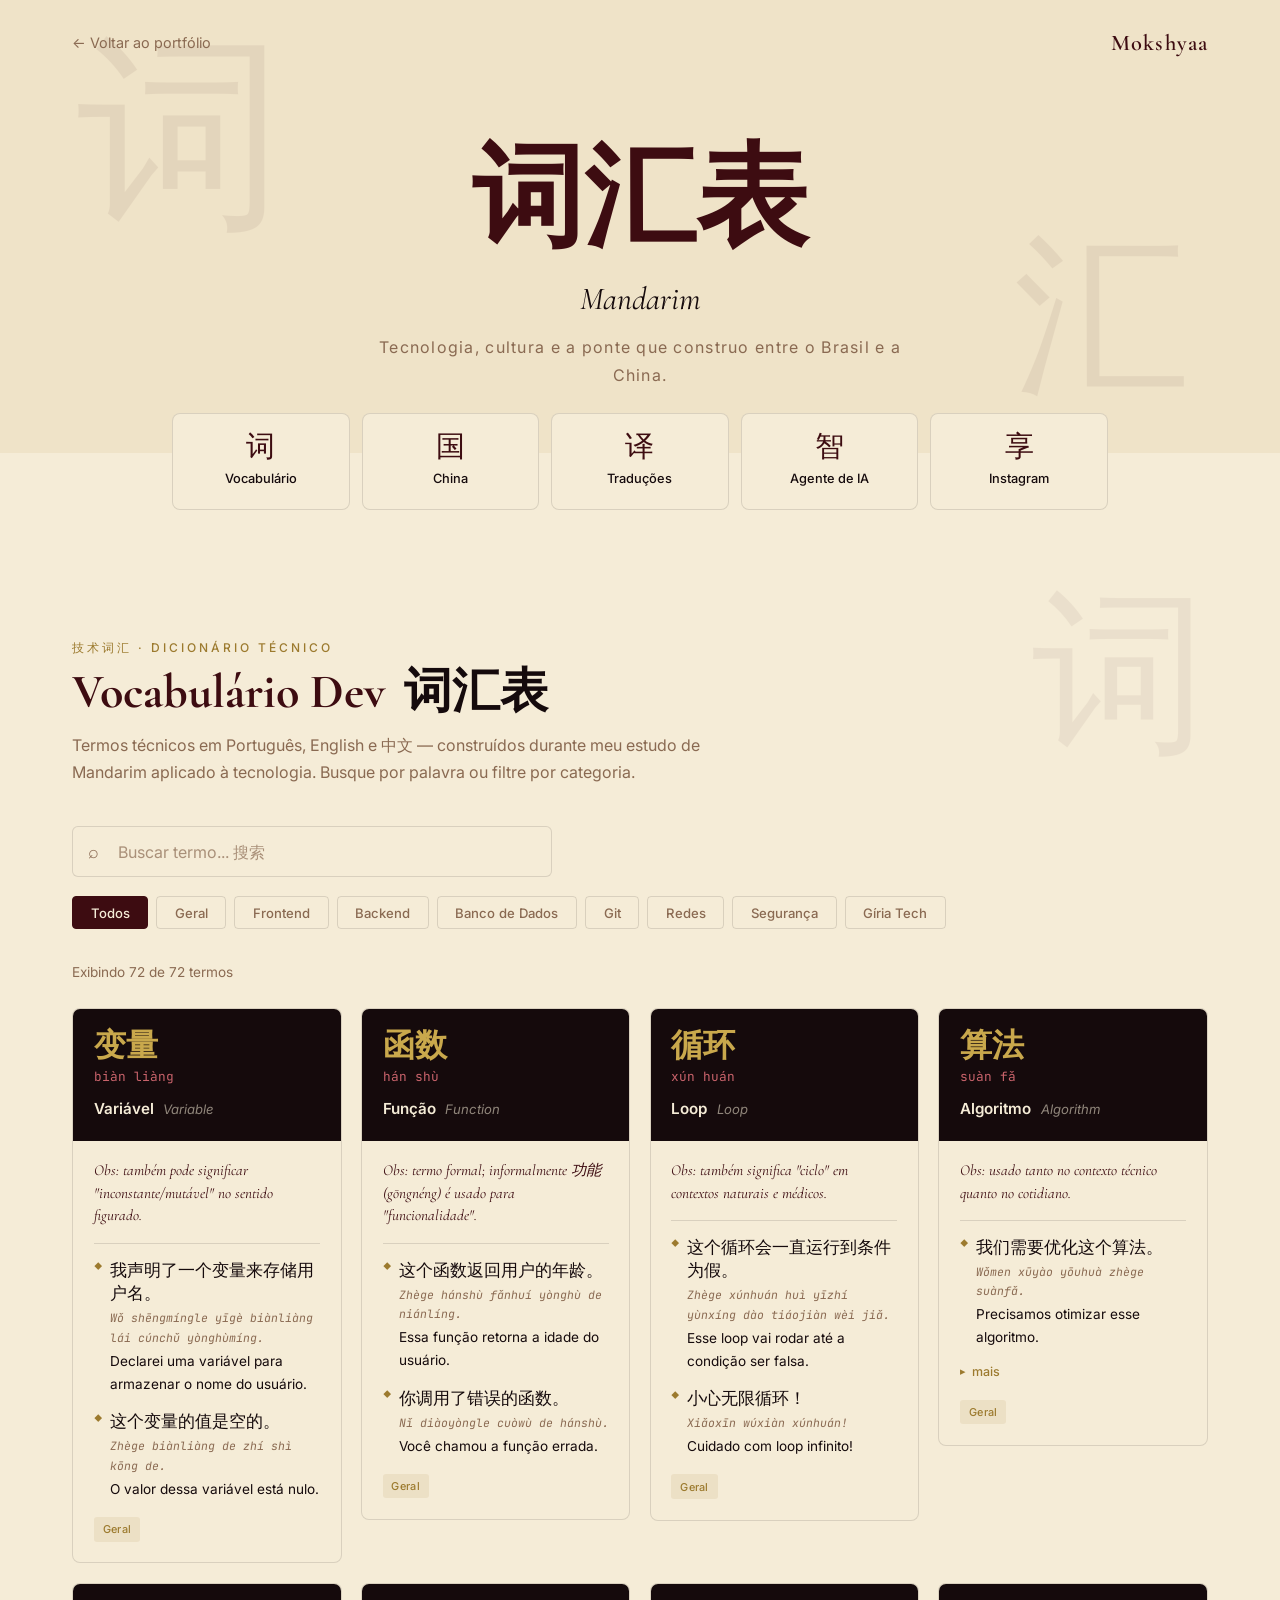
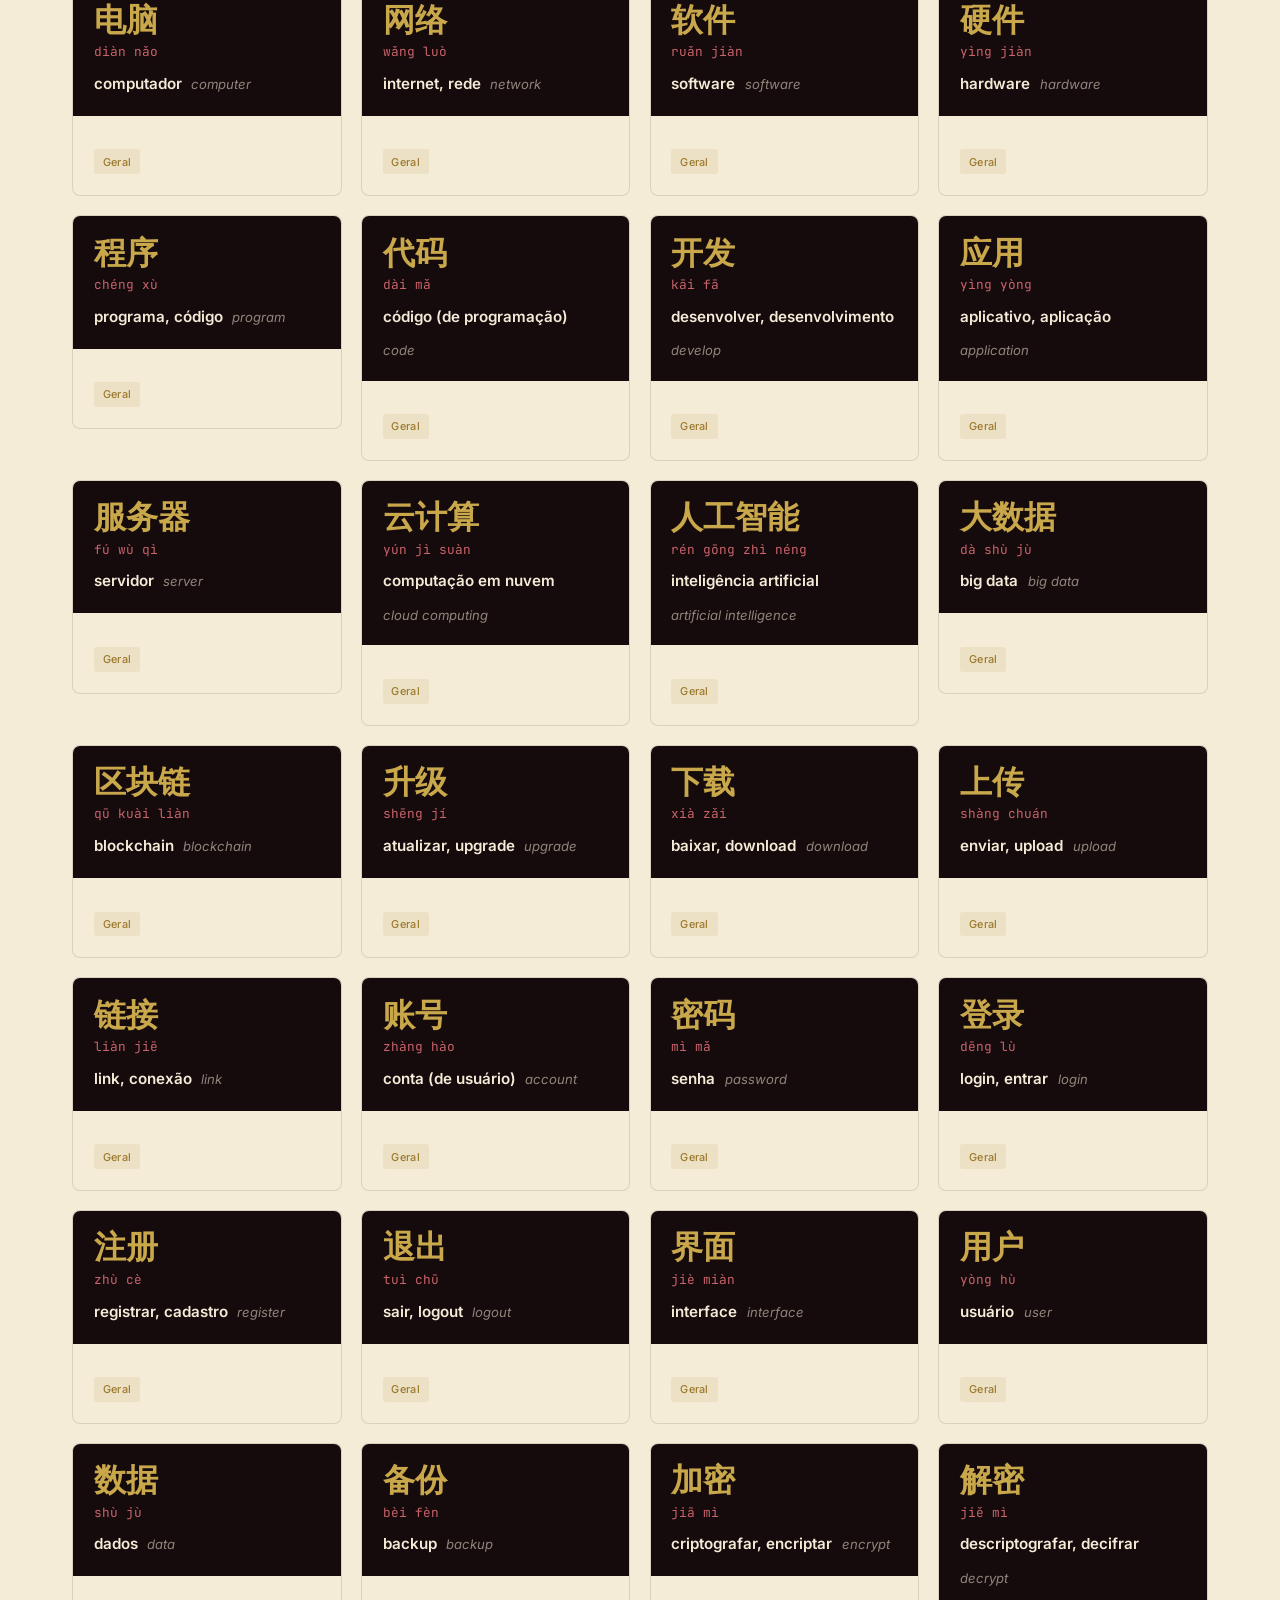
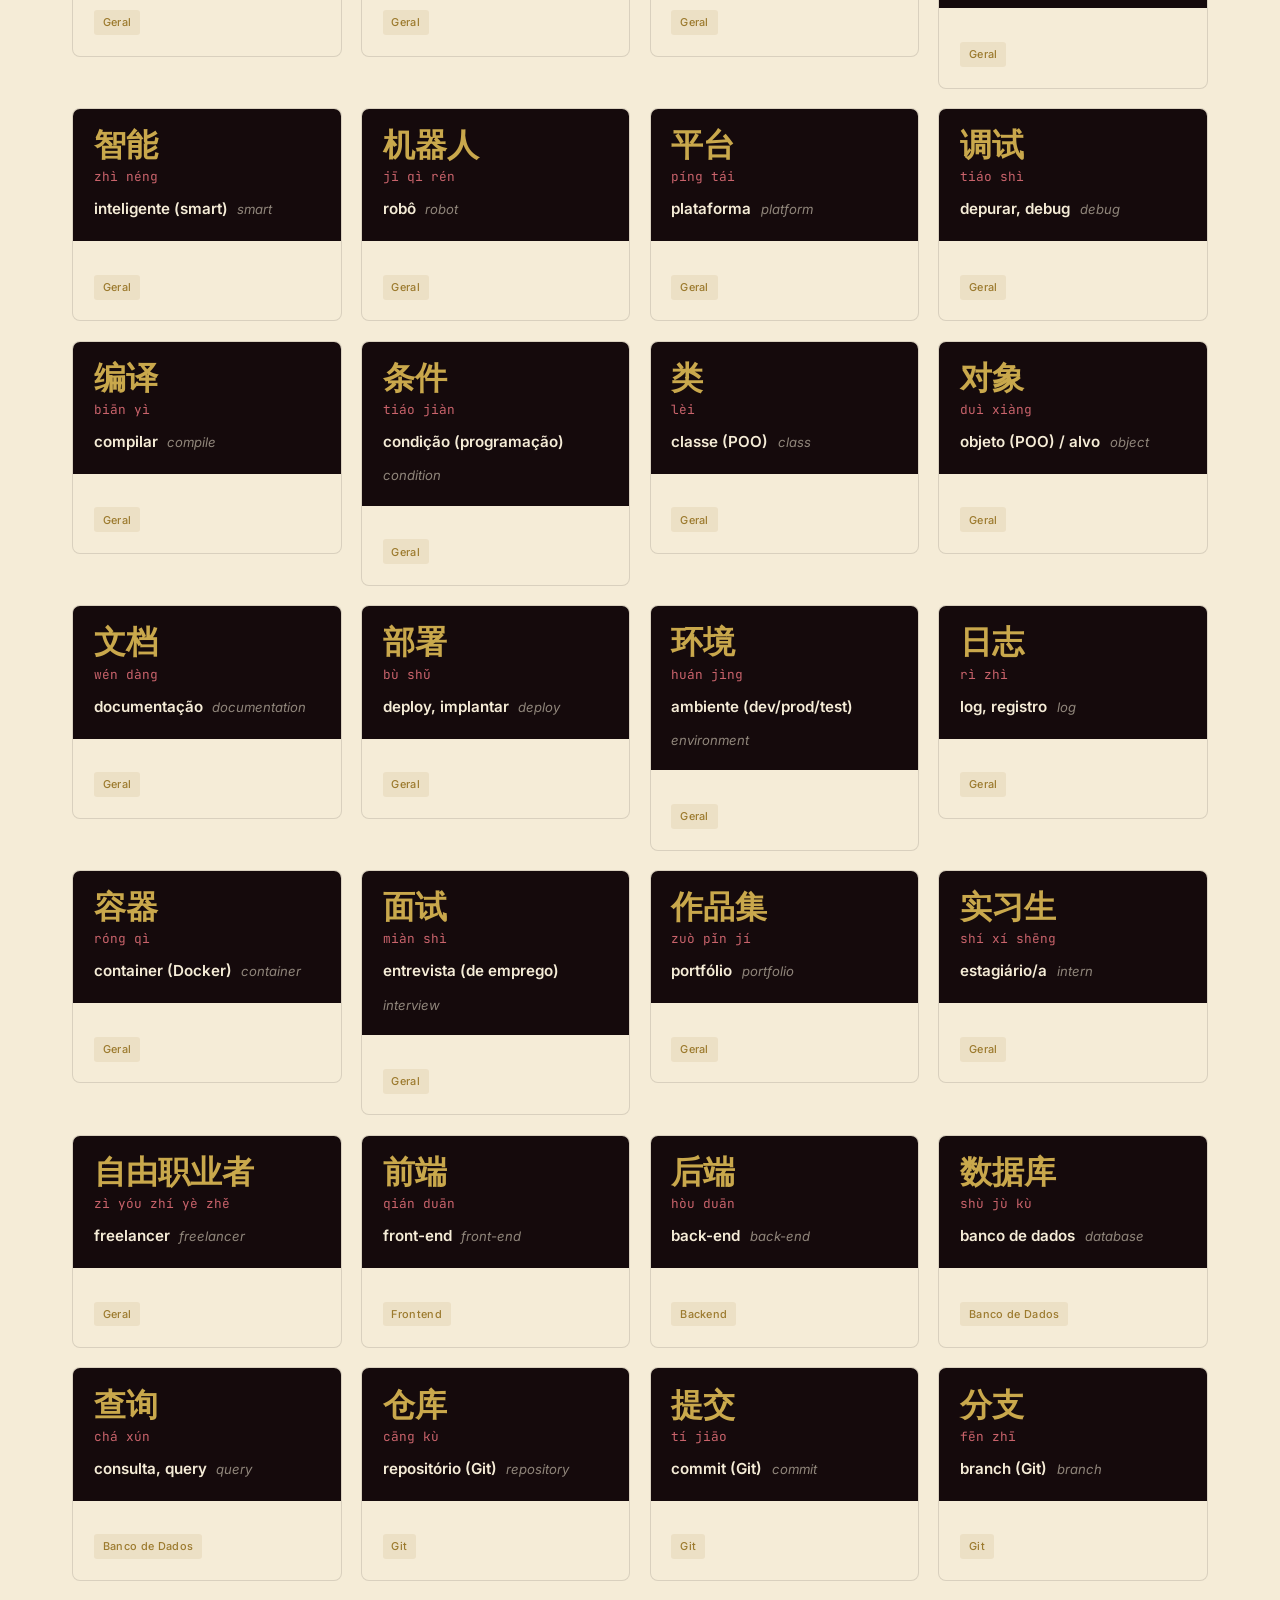
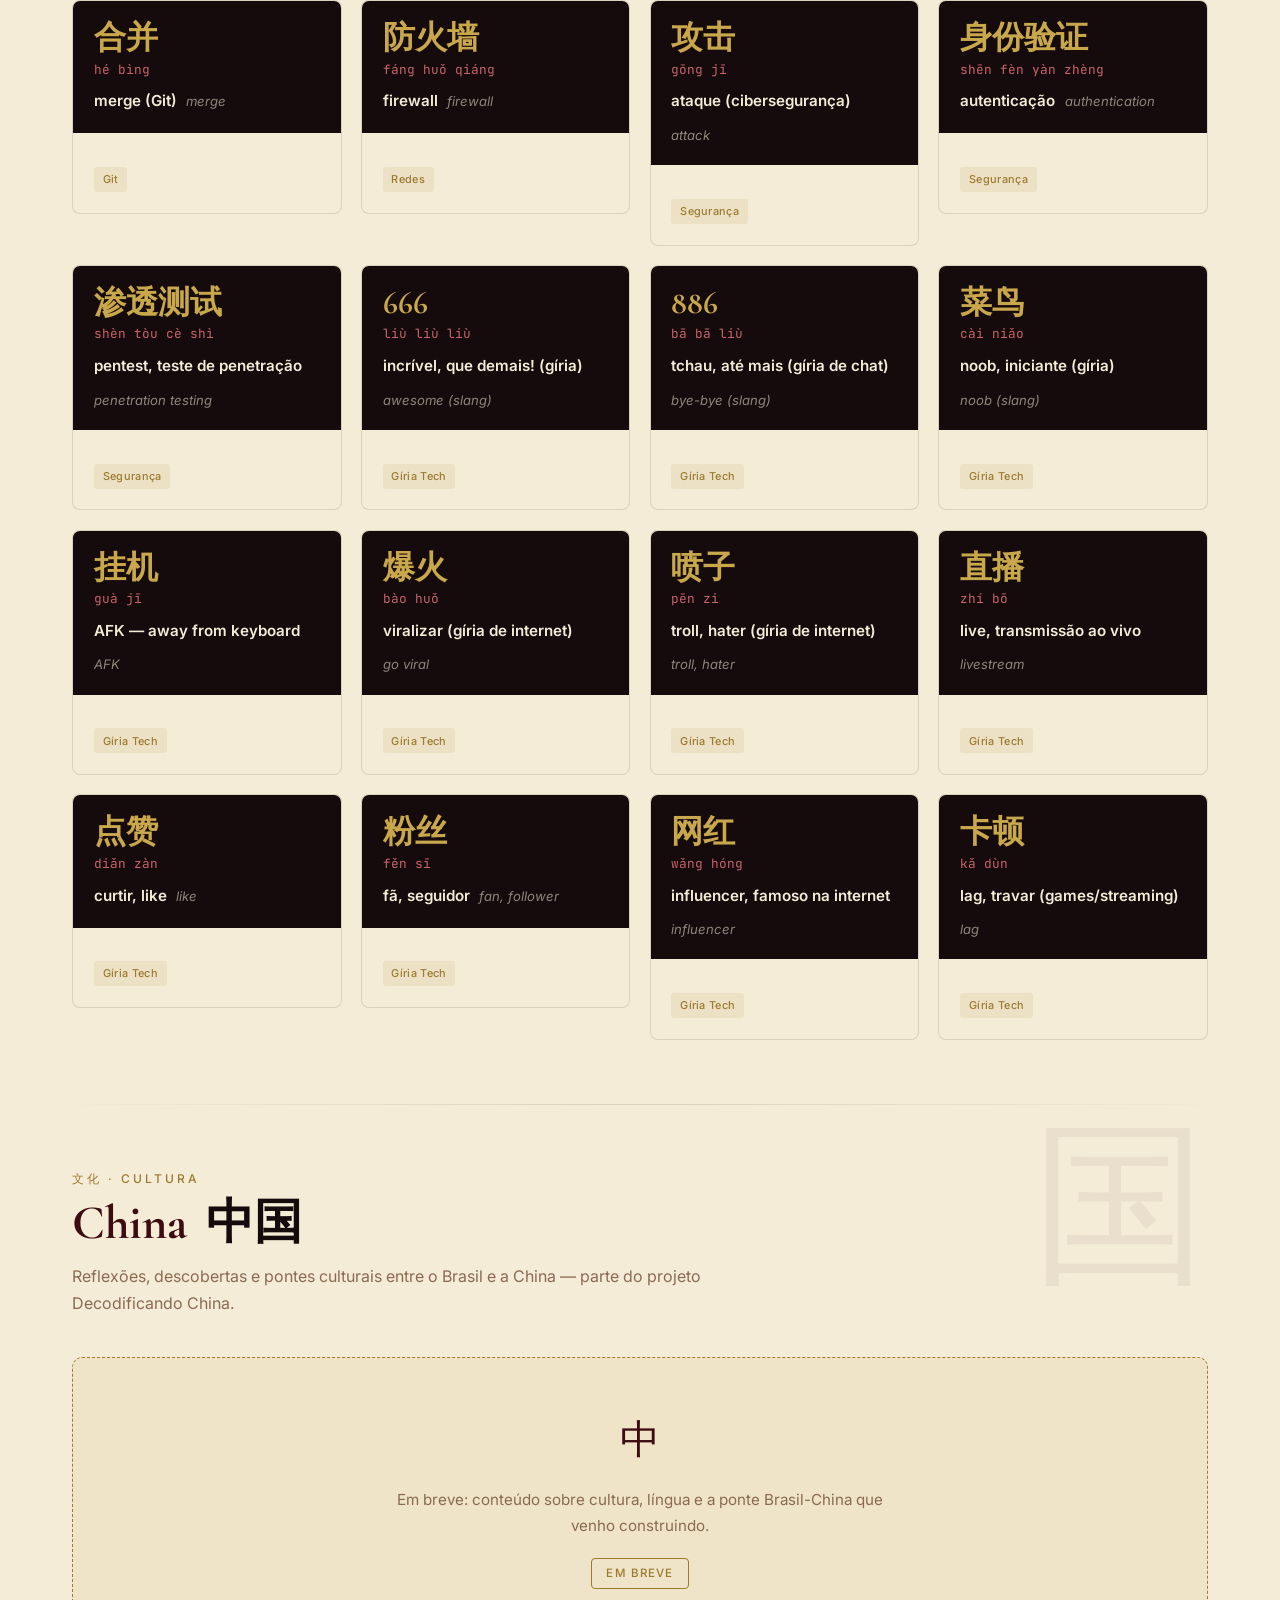
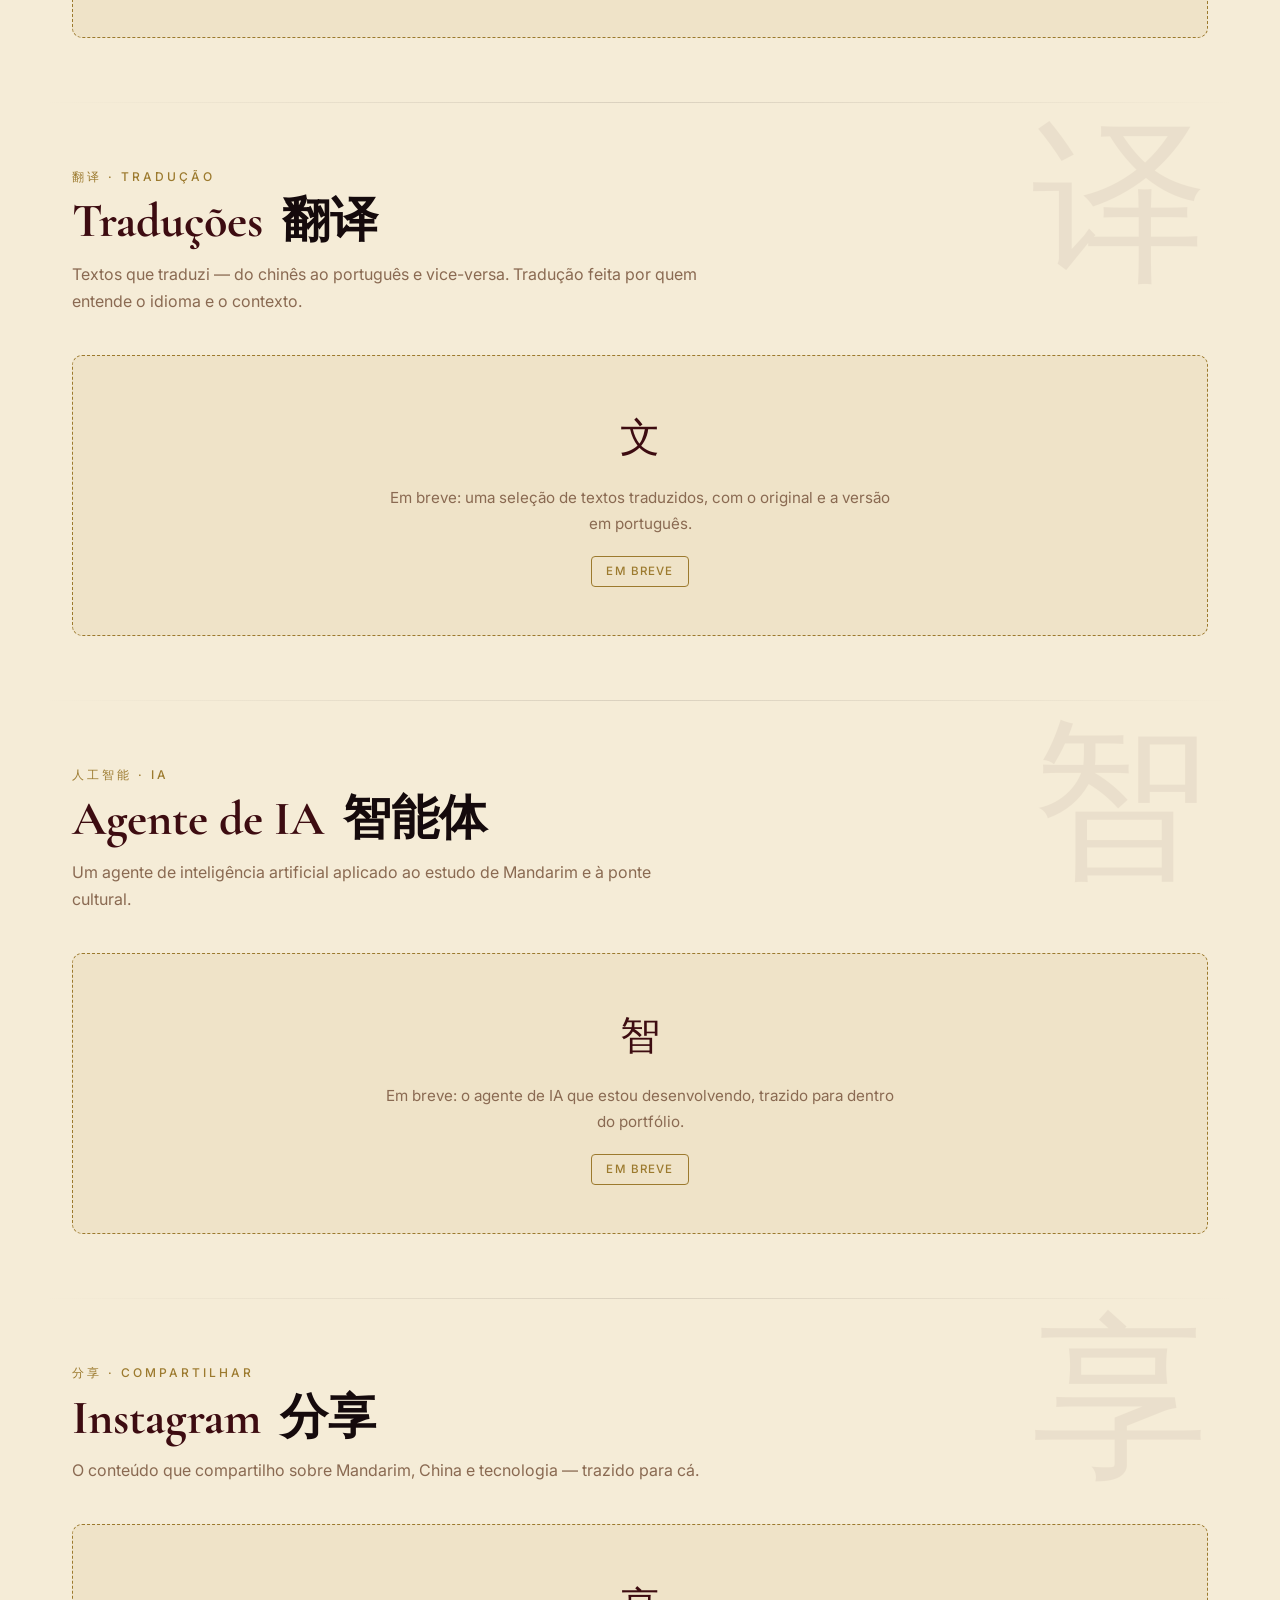
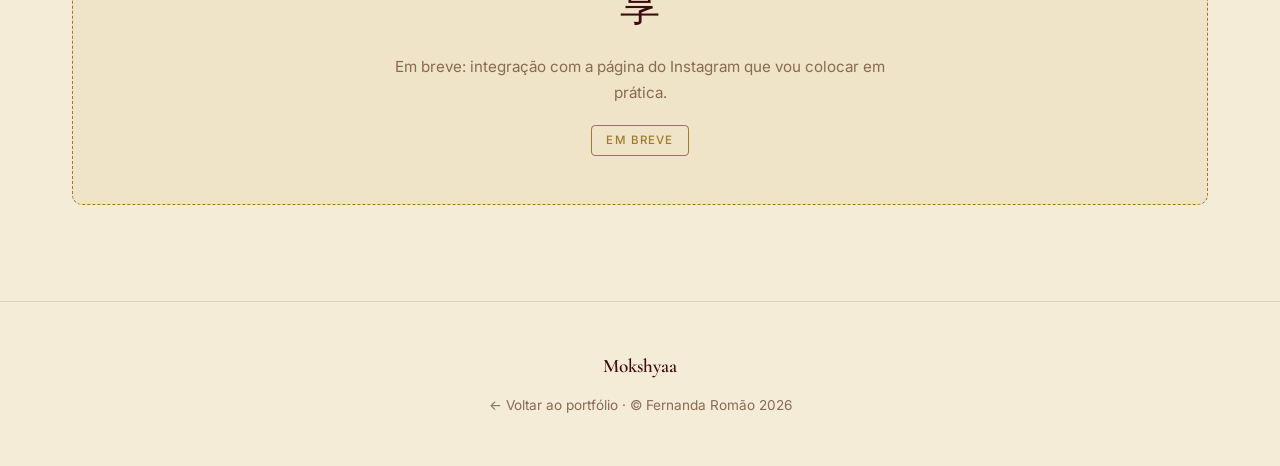
<file: mandarim.html>
<!DOCTYPE html>
<html lang="pt-BR">
<head>
  <meta charset="UTF-8">
  <meta name="viewport" content="width=device-width, initial-scale=1.0">
  <meta name="description" content="Mandarim — vocabulário técnico, cultura chinesa, traduções e a ponte Brasil-China. Por Fernanda Romão.">
  <meta name="author" content="Fernanda Romão">
  <meta name="theme-color" content="#F5ECD7">

  <meta property="og:title" content="Mandarim · Mokshyaa — Fernanda Romão">
  <meta property="og:description" content="Vocabulário dev em Mandarim, cultura chinesa e traduções.">
  <meta property="og:type" content="website">

  <link rel="preconnect" href="https://fonts.googleapis.com">
  <link rel="preconnect" href="https://fonts.gstatic.com" crossorigin>
  <link href="https://fonts.googleapis.com/css2?family=Cormorant+Garamond:ital,wght@0,400;0,600;0,700;1,400;1,700&family=Inter:wght@300;400;500;600&family=JetBrains+Mono:wght@400&display=swap" rel="stylesheet">

  <title>Mandarim · Mokshyaa</title>

  <link rel="icon" href="data:image/svg+xml,<svg xmlns='http://www.w3.org/2000/svg' viewBox='0 0 100 100'><text y='.9em' font-size='90'>词</text></svg>">

  <link rel="stylesheet" href="assets/css/mandarim.css">
</head>

<body>

  <nav class="m-nav" id="mNav">
    <div class="m-nav-container">
      <a href="index.html" class="m-nav-back">← Voltar ao portfólio</a>
      <a href="index.html" class="m-nav-logo">Mokshyaa</a>
    </div>
  </nav>

  <header class="m-hero">
    <div class="m-hero-content">
      <h1 class="m-hero-title">词汇表</h1>
      <p class="m-hero-subtitle">Mandarim</p>
      <p class="m-hero-tagline">Tecnologia, cultura e a ponte que construo entre o Brasil e a China.</p>
    </div>
  </header>

  <nav class="m-index" aria-label="Seções da página">
    <div class="m-index-grid">
      <a href="#vocabulario" class="m-index-block"><span class="m-index-char">词</span><span class="m-index-label">Vocabulário</span></a>
      <a href="#china" class="m-index-block"><span class="m-index-char">国</span><span class="m-index-label">China</span></a>
      <a href="#traducoes" class="m-index-block"><span class="m-index-char">译</span><span class="m-index-label">Traduções</span></a>
      <a href="#agente-ia" class="m-index-block"><span class="m-index-char">智</span><span class="m-index-label">Agente de IA</span></a>
      <a href="#instagram" class="m-index-block"><span class="m-index-char">享</span><span class="m-index-label">Instagram</span></a>
    </div>
  </nav>

  <section class="m-section" id="vocabulario">
    <span class="m-section-anchor" aria-hidden="true">词</span>
    <div class="m-section-header">
      <p class="m-section-eyebrow">技术词汇 · Dicionário técnico</p>
      <h2 class="m-section-title">Vocabulário Dev <span class="zh">词汇表</span></h2>
      <p class="m-section-desc">Termos técnicos em Português, English e 中文 — construídos durante meu estudo de Mandarim aplicado à tecnologia. Busque por palavra ou filtre por categoria.</p>
    </div>

    <div class="m-controls">
      <div class="m-search-wrapper">
        <span class="m-search-icon" aria-hidden="true">⌕</span>
        <input type="search" id="vocabSearch" placeholder="Buscar termo... 搜索" aria-label="Buscar no vocabulário" autocomplete="off">
      </div>
      <div class="m-filters" id="vocabFilters">
        <button class="m-filter-btn active" data-filter="all">Todos</button>
        <button class="m-filter-btn" data-filter="geral">Geral</button>
        <button class="m-filter-btn" data-filter="frontend">Frontend</button>
        <button class="m-filter-btn" data-filter="backend">Backend</button>
        <button class="m-filter-btn" data-filter="banco-de-dados">Banco de Dados</button>
        <button class="m-filter-btn" data-filter="git">Git</button>
        <button class="m-filter-btn" data-filter="redes">Redes</button>
        <button class="m-filter-btn" data-filter="seguranca">Segurança</button>
        <button class="m-filter-btn" data-filter="giria">Gíria Tech</button>
      </div>
    </div>

    <p class="m-count" id="vocabCount">Exibindo 72 de 72 termos</p>
    <p class="m-count-empty" id="vocabEmpty" hidden>Nenhum termo encontrado · 没有找到</p>

    <div class="m-vocab-grid" id="vocabGrid">

      <!-- ===================================================================
           CARDS DE VOCABULÁRIO
           Os 4 primeiros (变量 函数 循环 算法) são MODELOS RICOS completos.
           Os demais são simples (só cabeçalho). Para enriquecer um termo,
           copie a estrutura de um modelo rico. Guia completo: COMO-EDITAR.md
      ==================================================================== -->

      <!-- ===== MODELO 1: 变量 ===== -->
      <article class="m-vocab-card reveal" data-category="geral" data-pt="variável" data-en="variable" data-zh="变量" data-pinyin="biàn liàng">
        <div class="m-card-head">
          <div class="m-card-zh">变量</div>
          <div class="m-card-pinyin">biàn liàng</div>
          <div class="m-card-trans">
            <span class="m-card-pt">Variável</span>
            <span class="m-card-en">Variable</span>
          </div>
        </div>
        <div class="m-card-body">
          <p class="m-card-obs">Obs: também pode significar "inconstante/mutável" no sentido figurado.</p>
          <div class="m-card-examples">
            <div class="m-example">
              <div class="m-example-zh">我声明了一个变量来存储用户名。</div>
              <div class="m-example-pinyin">Wǒ shēngmíngle yīgè biànliàng lái cúnchǔ yònghùmíng.</div>
              <div class="m-example-pt">Declarei uma variável para armazenar o nome do usuário.</div>
            </div>
            <div class="m-example">
              <div class="m-example-zh">这个变量的值是空的。</div>
              <div class="m-example-pinyin">Zhège biànliàng de zhí shì kōng de.</div>
              <div class="m-example-pt">O valor dessa variável está nulo.</div>
            </div>
          </div>
          <span class="m-card-badge">Geral</span>
        </div>
      </article>

      <!-- ===== MODELO 2: 函数 ===== -->
      <article class="m-vocab-card reveal" data-category="geral" data-pt="função" data-en="function" data-zh="函数" data-pinyin="hán shù">
        <div class="m-card-head">
          <div class="m-card-zh">函数</div>
          <div class="m-card-pinyin">hán shù</div>
          <div class="m-card-trans">
            <span class="m-card-pt">Função</span>
            <span class="m-card-en">Function</span>
          </div>
        </div>
        <div class="m-card-body">
          <p class="m-card-obs">Obs: termo formal; informalmente 功能 (gōngnéng) é usado para "funcionalidade".</p>
          <div class="m-card-examples">
            <div class="m-example">
              <div class="m-example-zh">这个函数返回用户的年龄。</div>
              <div class="m-example-pinyin">Zhège hánshù fǎnhuí yònghù de niánlíng.</div>
              <div class="m-example-pt">Essa função retorna a idade do usuário.</div>
            </div>
            <div class="m-example">
              <div class="m-example-zh">你调用了错误的函数。</div>
              <div class="m-example-pinyin">Nǐ diàoyòngle cuòwù de hánshù.</div>
              <div class="m-example-pt">Você chamou a função errada.</div>
            </div>
          </div>
          <span class="m-card-badge">Geral</span>
        </div>
      </article>

      <!-- ===== MODELO 3: 循环 ===== -->
      <article class="m-vocab-card reveal" data-category="geral" data-pt="loop, ciclo" data-en="loop" data-zh="循环" data-pinyin="xún huán">
        <div class="m-card-head">
          <div class="m-card-zh">循环</div>
          <div class="m-card-pinyin">xún huán</div>
          <div class="m-card-trans">
            <span class="m-card-pt">Loop</span>
            <span class="m-card-en">Loop</span>
          </div>
        </div>
        <div class="m-card-body">
          <p class="m-card-obs">Obs: também significa "ciclo" em contextos naturais e médicos.</p>
          <div class="m-card-examples">
            <div class="m-example">
              <div class="m-example-zh">这个循环会一直运行到条件为假。</div>
              <div class="m-example-pinyin">Zhège xúnhuán huì yīzhí yùnxíng dào tiáojiàn wèi jiǎ.</div>
              <div class="m-example-pt">Esse loop vai rodar até a condição ser falsa.</div>
            </div>
            <div class="m-example">
              <div class="m-example-zh">小心无限循环！</div>
              <div class="m-example-pinyin">Xiǎoxīn wúxiàn xúnhuán!</div>
              <div class="m-example-pt">Cuidado com loop infinito!</div>
            </div>
          </div>
          <span class="m-card-badge">Geral</span>
        </div>
      </article>

      <!-- ===== MODELO 4: 算法 (com Obs expansível) ===== -->
      <article class="m-vocab-card reveal" data-category="geral" data-pt="algoritmo" data-en="algorithm" data-zh="算法" data-pinyin="suàn fǎ">
        <div class="m-card-head">
          <div class="m-card-zh">算法</div>
          <div class="m-card-pinyin">suàn fǎ</div>
          <div class="m-card-trans">
            <span class="m-card-pt">Algoritmo</span>
            <span class="m-card-en">Algorithm</span>
          </div>
        </div>
        <div class="m-card-body">
          <p class="m-card-obs">Obs: usado tanto no contexto técnico quanto no cotidiano.</p>
          <div class="m-card-examples">
            <div class="m-example">
              <div class="m-example-zh">我们需要优化这个算法。</div>
              <div class="m-example-pinyin">Wǒmen xūyào yōuhuà zhège suànfǎ.</div>
              <div class="m-example-pt">Precisamos otimizar esse algoritmo.</div>
            </div>
          </div>
          <button class="m-card-toggle" aria-expanded="false">
            <span class="arrow">▸</span><span class="label">mais</span>
          </button>
          <div class="m-card-detail">
            <div class="m-card-detail-inner">
              <div class="m-example">
                <div class="m-example-zh">这个算法的时间复杂度是 O(n)。</div>
                <div class="m-example-pinyin">Zhège suànfǎ de shíjiān fùzádù shì O(n).</div>
                <div class="m-example-pt">A complexidade de tempo desse algoritmo é O(n).</div>
              </div>
            </div>
          </div>
          <span class="m-card-badge">Geral</span>
        </div>
      </article>

      <article class="m-vocab-card reveal" data-category="geral" data-pt="computador" data-en="computer" data-zh="电脑" data-pinyin="diàn nǎo">
        <div class="m-card-head">
          <div class="m-card-zh">电脑</div>
          <div class="m-card-pinyin">diàn nǎo</div>
          <div class="m-card-trans">
            <span class="m-card-pt">computador</span>
            <span class="m-card-en">computer</span>
          </div>
        </div>
        <div class="m-card-body">
          <span class="m-card-badge">Geral</span>
        </div>
      </article>

      <article class="m-vocab-card reveal" data-category="geral" data-pt="internet rede" data-en="network" data-zh="网络" data-pinyin="wǎng luò">
        <div class="m-card-head">
          <div class="m-card-zh">网络</div>
          <div class="m-card-pinyin">wǎng luò</div>
          <div class="m-card-trans">
            <span class="m-card-pt">internet, rede</span>
            <span class="m-card-en">network</span>
          </div>
        </div>
        <div class="m-card-body">
          <span class="m-card-badge">Geral</span>
        </div>
      </article>

      <article class="m-vocab-card reveal" data-category="geral" data-pt="software" data-en="software" data-zh="软件" data-pinyin="ruǎn jiàn">
        <div class="m-card-head">
          <div class="m-card-zh">软件</div>
          <div class="m-card-pinyin">ruǎn jiàn</div>
          <div class="m-card-trans">
            <span class="m-card-pt">software</span>
            <span class="m-card-en">software</span>
          </div>
        </div>
        <div class="m-card-body">
          <span class="m-card-badge">Geral</span>
        </div>
      </article>

      <article class="m-vocab-card reveal" data-category="geral" data-pt="hardware" data-en="hardware" data-zh="硬件" data-pinyin="yìng jiàn">
        <div class="m-card-head">
          <div class="m-card-zh">硬件</div>
          <div class="m-card-pinyin">yìng jiàn</div>
          <div class="m-card-trans">
            <span class="m-card-pt">hardware</span>
            <span class="m-card-en">hardware</span>
          </div>
        </div>
        <div class="m-card-body">
          <span class="m-card-badge">Geral</span>
        </div>
      </article>

      <article class="m-vocab-card reveal" data-category="geral" data-pt="programa codigo" data-en="program" data-zh="程序" data-pinyin="chéng xù">
        <div class="m-card-head">
          <div class="m-card-zh">程序</div>
          <div class="m-card-pinyin">chéng xù</div>
          <div class="m-card-trans">
            <span class="m-card-pt">programa, código</span>
            <span class="m-card-en">program</span>
          </div>
        </div>
        <div class="m-card-body">
          <span class="m-card-badge">Geral</span>
        </div>
      </article>

      <article class="m-vocab-card reveal" data-category="geral" data-pt="codigo de programacao" data-en="code" data-zh="代码" data-pinyin="dài mǎ">
        <div class="m-card-head">
          <div class="m-card-zh">代码</div>
          <div class="m-card-pinyin">dài mǎ</div>
          <div class="m-card-trans">
            <span class="m-card-pt">código (de programação)</span>
            <span class="m-card-en">code</span>
          </div>
        </div>
        <div class="m-card-body">
          <span class="m-card-badge">Geral</span>
        </div>
      </article>

      <article class="m-vocab-card reveal" data-category="geral" data-pt="desenvolver desenvolvimento" data-en="develop" data-zh="开发" data-pinyin="kāi fā">
        <div class="m-card-head">
          <div class="m-card-zh">开发</div>
          <div class="m-card-pinyin">kāi fā</div>
          <div class="m-card-trans">
            <span class="m-card-pt">desenvolver, desenvolvimento</span>
            <span class="m-card-en">develop</span>
          </div>
        </div>
        <div class="m-card-body">
          <span class="m-card-badge">Geral</span>
        </div>
      </article>

      <article class="m-vocab-card reveal" data-category="geral" data-pt="aplicativo aplicacao" data-en="application" data-zh="应用" data-pinyin="yìng yòng">
        <div class="m-card-head">
          <div class="m-card-zh">应用</div>
          <div class="m-card-pinyin">yìng yòng</div>
          <div class="m-card-trans">
            <span class="m-card-pt">aplicativo, aplicação</span>
            <span class="m-card-en">application</span>
          </div>
        </div>
        <div class="m-card-body">
          <span class="m-card-badge">Geral</span>
        </div>
      </article>

      <article class="m-vocab-card reveal" data-category="geral" data-pt="servidor" data-en="server" data-zh="服务器" data-pinyin="fú wù qì">
        <div class="m-card-head">
          <div class="m-card-zh">服务器</div>
          <div class="m-card-pinyin">fú wù qì</div>
          <div class="m-card-trans">
            <span class="m-card-pt">servidor</span>
            <span class="m-card-en">server</span>
          </div>
        </div>
        <div class="m-card-body">
          <span class="m-card-badge">Geral</span>
        </div>
      </article>

      <article class="m-vocab-card reveal" data-category="geral" data-pt="computacao em nuvem" data-en="cloud computing" data-zh="云计算" data-pinyin="yún jì suàn">
        <div class="m-card-head">
          <div class="m-card-zh">云计算</div>
          <div class="m-card-pinyin">yún jì suàn</div>
          <div class="m-card-trans">
            <span class="m-card-pt">computação em nuvem</span>
            <span class="m-card-en">cloud computing</span>
          </div>
        </div>
        <div class="m-card-body">
          <span class="m-card-badge">Geral</span>
        </div>
      </article>

      <article class="m-vocab-card reveal" data-category="geral" data-pt="inteligencia artificial" data-en="artificial intelligence" data-zh="人工智能" data-pinyin="rén gōng zhì néng">
        <div class="m-card-head">
          <div class="m-card-zh">人工智能</div>
          <div class="m-card-pinyin">rén gōng zhì néng</div>
          <div class="m-card-trans">
            <span class="m-card-pt">inteligência artificial</span>
            <span class="m-card-en">artificial intelligence</span>
          </div>
        </div>
        <div class="m-card-body">
          <span class="m-card-badge">Geral</span>
        </div>
      </article>

      <article class="m-vocab-card reveal" data-category="geral" data-pt="big data" data-en="big data" data-zh="大数据" data-pinyin="dà shù jù">
        <div class="m-card-head">
          <div class="m-card-zh">大数据</div>
          <div class="m-card-pinyin">dà shù jù</div>
          <div class="m-card-trans">
            <span class="m-card-pt">big data</span>
            <span class="m-card-en">big data</span>
          </div>
        </div>
        <div class="m-card-body">
          <span class="m-card-badge">Geral</span>
        </div>
      </article>

      <article class="m-vocab-card reveal" data-category="geral" data-pt="blockchain" data-en="blockchain" data-zh="区块链" data-pinyin="qū kuài liàn">
        <div class="m-card-head">
          <div class="m-card-zh">区块链</div>
          <div class="m-card-pinyin">qū kuài liàn</div>
          <div class="m-card-trans">
            <span class="m-card-pt">blockchain</span>
            <span class="m-card-en">blockchain</span>
          </div>
        </div>
        <div class="m-card-body">
          <span class="m-card-badge">Geral</span>
        </div>
      </article>

      <article class="m-vocab-card reveal" data-category="geral" data-pt="atualizar upgrade" data-en="upgrade" data-zh="升级" data-pinyin="shēng jí">
        <div class="m-card-head">
          <div class="m-card-zh">升级</div>
          <div class="m-card-pinyin">shēng jí</div>
          <div class="m-card-trans">
            <span class="m-card-pt">atualizar, upgrade</span>
            <span class="m-card-en">upgrade</span>
          </div>
        </div>
        <div class="m-card-body">
          <span class="m-card-badge">Geral</span>
        </div>
      </article>

      <article class="m-vocab-card reveal" data-category="geral" data-pt="baixar download" data-en="download" data-zh="下载" data-pinyin="xià zǎi">
        <div class="m-card-head">
          <div class="m-card-zh">下载</div>
          <div class="m-card-pinyin">xià zǎi</div>
          <div class="m-card-trans">
            <span class="m-card-pt">baixar, download</span>
            <span class="m-card-en">download</span>
          </div>
        </div>
        <div class="m-card-body">
          <span class="m-card-badge">Geral</span>
        </div>
      </article>

      <article class="m-vocab-card reveal" data-category="geral" data-pt="enviar upload" data-en="upload" data-zh="上传" data-pinyin="shàng chuán">
        <div class="m-card-head">
          <div class="m-card-zh">上传</div>
          <div class="m-card-pinyin">shàng chuán</div>
          <div class="m-card-trans">
            <span class="m-card-pt">enviar, upload</span>
            <span class="m-card-en">upload</span>
          </div>
        </div>
        <div class="m-card-body">
          <span class="m-card-badge">Geral</span>
        </div>
      </article>

      <article class="m-vocab-card reveal" data-category="geral" data-pt="link conexao" data-en="link" data-zh="链接" data-pinyin="liàn jiē">
        <div class="m-card-head">
          <div class="m-card-zh">链接</div>
          <div class="m-card-pinyin">liàn jiē</div>
          <div class="m-card-trans">
            <span class="m-card-pt">link, conexão</span>
            <span class="m-card-en">link</span>
          </div>
        </div>
        <div class="m-card-body">
          <span class="m-card-badge">Geral</span>
        </div>
      </article>

      <article class="m-vocab-card reveal" data-category="geral" data-pt="conta de usuario" data-en="account" data-zh="账号" data-pinyin="zhàng hào">
        <div class="m-card-head">
          <div class="m-card-zh">账号</div>
          <div class="m-card-pinyin">zhàng hào</div>
          <div class="m-card-trans">
            <span class="m-card-pt">conta (de usuário)</span>
            <span class="m-card-en">account</span>
          </div>
        </div>
        <div class="m-card-body">
          <span class="m-card-badge">Geral</span>
        </div>
      </article>

      <article class="m-vocab-card reveal" data-category="geral" data-pt="senha" data-en="password" data-zh="密码" data-pinyin="mì mǎ">
        <div class="m-card-head">
          <div class="m-card-zh">密码</div>
          <div class="m-card-pinyin">mì mǎ</div>
          <div class="m-card-trans">
            <span class="m-card-pt">senha</span>
            <span class="m-card-en">password</span>
          </div>
        </div>
        <div class="m-card-body">
          <span class="m-card-badge">Geral</span>
        </div>
      </article>

      <article class="m-vocab-card reveal" data-category="geral" data-pt="login entrar" data-en="login" data-zh="登录" data-pinyin="dēng lù">
        <div class="m-card-head">
          <div class="m-card-zh">登录</div>
          <div class="m-card-pinyin">dēng lù</div>
          <div class="m-card-trans">
            <span class="m-card-pt">login, entrar</span>
            <span class="m-card-en">login</span>
          </div>
        </div>
        <div class="m-card-body">
          <span class="m-card-badge">Geral</span>
        </div>
      </article>

      <article class="m-vocab-card reveal" data-category="geral" data-pt="registrar cadastro" data-en="register" data-zh="注册" data-pinyin="zhù cè">
        <div class="m-card-head">
          <div class="m-card-zh">注册</div>
          <div class="m-card-pinyin">zhù cè</div>
          <div class="m-card-trans">
            <span class="m-card-pt">registrar, cadastro</span>
            <span class="m-card-en">register</span>
          </div>
        </div>
        <div class="m-card-body">
          <span class="m-card-badge">Geral</span>
        </div>
      </article>

      <article class="m-vocab-card reveal" data-category="geral" data-pt="sair logout" data-en="logout" data-zh="退出" data-pinyin="tuì chū">
        <div class="m-card-head">
          <div class="m-card-zh">退出</div>
          <div class="m-card-pinyin">tuì chū</div>
          <div class="m-card-trans">
            <span class="m-card-pt">sair, logout</span>
            <span class="m-card-en">logout</span>
          </div>
        </div>
        <div class="m-card-body">
          <span class="m-card-badge">Geral</span>
        </div>
      </article>

      <article class="m-vocab-card reveal" data-category="geral" data-pt="interface" data-en="interface" data-zh="界面" data-pinyin="jiè miàn">
        <div class="m-card-head">
          <div class="m-card-zh">界面</div>
          <div class="m-card-pinyin">jiè miàn</div>
          <div class="m-card-trans">
            <span class="m-card-pt">interface</span>
            <span class="m-card-en">interface</span>
          </div>
        </div>
        <div class="m-card-body">
          <span class="m-card-badge">Geral</span>
        </div>
      </article>

      <article class="m-vocab-card reveal" data-category="geral" data-pt="usuario" data-en="user" data-zh="用户" data-pinyin="yòng hù">
        <div class="m-card-head">
          <div class="m-card-zh">用户</div>
          <div class="m-card-pinyin">yòng hù</div>
          <div class="m-card-trans">
            <span class="m-card-pt">usuário</span>
            <span class="m-card-en">user</span>
          </div>
        </div>
        <div class="m-card-body">
          <span class="m-card-badge">Geral</span>
        </div>
      </article>

      <article class="m-vocab-card reveal" data-category="geral" data-pt="dados" data-en="data" data-zh="数据" data-pinyin="shù jù">
        <div class="m-card-head">
          <div class="m-card-zh">数据</div>
          <div class="m-card-pinyin">shù jù</div>
          <div class="m-card-trans">
            <span class="m-card-pt">dados</span>
            <span class="m-card-en">data</span>
          </div>
        </div>
        <div class="m-card-body">
          <span class="m-card-badge">Geral</span>
        </div>
      </article>

      <article class="m-vocab-card reveal" data-category="geral" data-pt="backup" data-en="backup" data-zh="备份" data-pinyin="bèi fèn">
        <div class="m-card-head">
          <div class="m-card-zh">备份</div>
          <div class="m-card-pinyin">bèi fèn</div>
          <div class="m-card-trans">
            <span class="m-card-pt">backup</span>
            <span class="m-card-en">backup</span>
          </div>
        </div>
        <div class="m-card-body">
          <span class="m-card-badge">Geral</span>
        </div>
      </article>

      <article class="m-vocab-card reveal" data-category="geral" data-pt="criptografar encriptar" data-en="encrypt" data-zh="加密" data-pinyin="jiā mì">
        <div class="m-card-head">
          <div class="m-card-zh">加密</div>
          <div class="m-card-pinyin">jiā mì</div>
          <div class="m-card-trans">
            <span class="m-card-pt">criptografar, encriptar</span>
            <span class="m-card-en">encrypt</span>
          </div>
        </div>
        <div class="m-card-body">
          <span class="m-card-badge">Geral</span>
        </div>
      </article>

      <article class="m-vocab-card reveal" data-category="geral" data-pt="descriptografar decifrar" data-en="decrypt" data-zh="解密" data-pinyin="jiě mì">
        <div class="m-card-head">
          <div class="m-card-zh">解密</div>
          <div class="m-card-pinyin">jiě mì</div>
          <div class="m-card-trans">
            <span class="m-card-pt">descriptografar, decifrar</span>
            <span class="m-card-en">decrypt</span>
          </div>
        </div>
        <div class="m-card-body">
          <span class="m-card-badge">Geral</span>
        </div>
      </article>

      <article class="m-vocab-card reveal" data-category="geral" data-pt="inteligente smart" data-en="smart" data-zh="智能" data-pinyin="zhì néng">
        <div class="m-card-head">
          <div class="m-card-zh">智能</div>
          <div class="m-card-pinyin">zhì néng</div>
          <div class="m-card-trans">
            <span class="m-card-pt">inteligente (smart)</span>
            <span class="m-card-en">smart</span>
          </div>
        </div>
        <div class="m-card-body">
          <span class="m-card-badge">Geral</span>
        </div>
      </article>

      <article class="m-vocab-card reveal" data-category="geral" data-pt="robo" data-en="robot" data-zh="机器人" data-pinyin="jī qì rén">
        <div class="m-card-head">
          <div class="m-card-zh">机器人</div>
          <div class="m-card-pinyin">jī qì rén</div>
          <div class="m-card-trans">
            <span class="m-card-pt">robô</span>
            <span class="m-card-en">robot</span>
          </div>
        </div>
        <div class="m-card-body">
          <span class="m-card-badge">Geral</span>
        </div>
      </article>

      <article class="m-vocab-card reveal" data-category="geral" data-pt="plataforma" data-en="platform" data-zh="平台" data-pinyin="píng tái">
        <div class="m-card-head">
          <div class="m-card-zh">平台</div>
          <div class="m-card-pinyin">píng tái</div>
          <div class="m-card-trans">
            <span class="m-card-pt">plataforma</span>
            <span class="m-card-en">platform</span>
          </div>
        </div>
        <div class="m-card-body">
          <span class="m-card-badge">Geral</span>
        </div>
      </article>

      <article class="m-vocab-card reveal" data-category="geral" data-pt="depurar debug" data-en="debug" data-zh="调试" data-pinyin="tiáo shì">
        <div class="m-card-head">
          <div class="m-card-zh">调试</div>
          <div class="m-card-pinyin">tiáo shì</div>
          <div class="m-card-trans">
            <span class="m-card-pt">depurar, debug</span>
            <span class="m-card-en">debug</span>
          </div>
        </div>
        <div class="m-card-body">
          <span class="m-card-badge">Geral</span>
        </div>
      </article>

      <article class="m-vocab-card reveal" data-category="geral" data-pt="compilar" data-en="compile" data-zh="编译" data-pinyin="biān yì">
        <div class="m-card-head">
          <div class="m-card-zh">编译</div>
          <div class="m-card-pinyin">biān yì</div>
          <div class="m-card-trans">
            <span class="m-card-pt">compilar</span>
            <span class="m-card-en">compile</span>
          </div>
        </div>
        <div class="m-card-body">
          <span class="m-card-badge">Geral</span>
        </div>
      </article>

      <article class="m-vocab-card reveal" data-category="geral" data-pt="condicao programacao" data-en="condition" data-zh="条件" data-pinyin="tiáo jiàn">
        <div class="m-card-head">
          <div class="m-card-zh">条件</div>
          <div class="m-card-pinyin">tiáo jiàn</div>
          <div class="m-card-trans">
            <span class="m-card-pt">condição (programação)</span>
            <span class="m-card-en">condition</span>
          </div>
        </div>
        <div class="m-card-body">
          <span class="m-card-badge">Geral</span>
        </div>
      </article>

      <article class="m-vocab-card reveal" data-category="geral" data-pt="classe poo" data-en="class" data-zh="类" data-pinyin="lèi">
        <div class="m-card-head">
          <div class="m-card-zh">类</div>
          <div class="m-card-pinyin">lèi</div>
          <div class="m-card-trans">
            <span class="m-card-pt">classe (POO)</span>
            <span class="m-card-en">class</span>
          </div>
        </div>
        <div class="m-card-body">
          <span class="m-card-badge">Geral</span>
        </div>
      </article>

      <article class="m-vocab-card reveal" data-category="geral" data-pt="objeto poo  alvo" data-en="object" data-zh="对象" data-pinyin="duì xiàng">
        <div class="m-card-head">
          <div class="m-card-zh">对象</div>
          <div class="m-card-pinyin">duì xiàng</div>
          <div class="m-card-trans">
            <span class="m-card-pt">objeto (POO) / alvo</span>
            <span class="m-card-en">object</span>
          </div>
        </div>
        <div class="m-card-body">
          <span class="m-card-badge">Geral</span>
        </div>
      </article>

      <article class="m-vocab-card reveal" data-category="geral" data-pt="documentacao" data-en="documentation" data-zh="文档" data-pinyin="wén dàng">
        <div class="m-card-head">
          <div class="m-card-zh">文档</div>
          <div class="m-card-pinyin">wén dàng</div>
          <div class="m-card-trans">
            <span class="m-card-pt">documentação</span>
            <span class="m-card-en">documentation</span>
          </div>
        </div>
        <div class="m-card-body">
          <span class="m-card-badge">Geral</span>
        </div>
      </article>

      <article class="m-vocab-card reveal" data-category="geral" data-pt="deploy implantar" data-en="deploy" data-zh="部署" data-pinyin="bù shǔ">
        <div class="m-card-head">
          <div class="m-card-zh">部署</div>
          <div class="m-card-pinyin">bù shǔ</div>
          <div class="m-card-trans">
            <span class="m-card-pt">deploy, implantar</span>
            <span class="m-card-en">deploy</span>
          </div>
        </div>
        <div class="m-card-body">
          <span class="m-card-badge">Geral</span>
        </div>
      </article>

      <article class="m-vocab-card reveal" data-category="geral" data-pt="ambiente devprodtest" data-en="environment" data-zh="环境" data-pinyin="huán jìng">
        <div class="m-card-head">
          <div class="m-card-zh">环境</div>
          <div class="m-card-pinyin">huán jìng</div>
          <div class="m-card-trans">
            <span class="m-card-pt">ambiente (dev/prod/test)</span>
            <span class="m-card-en">environment</span>
          </div>
        </div>
        <div class="m-card-body">
          <span class="m-card-badge">Geral</span>
        </div>
      </article>

      <article class="m-vocab-card reveal" data-category="geral" data-pt="log registro" data-en="log" data-zh="日志" data-pinyin="rì zhì">
        <div class="m-card-head">
          <div class="m-card-zh">日志</div>
          <div class="m-card-pinyin">rì zhì</div>
          <div class="m-card-trans">
            <span class="m-card-pt">log, registro</span>
            <span class="m-card-en">log</span>
          </div>
        </div>
        <div class="m-card-body">
          <span class="m-card-badge">Geral</span>
        </div>
      </article>

      <article class="m-vocab-card reveal" data-category="geral" data-pt="container docker" data-en="container" data-zh="容器" data-pinyin="róng qì">
        <div class="m-card-head">
          <div class="m-card-zh">容器</div>
          <div class="m-card-pinyin">róng qì</div>
          <div class="m-card-trans">
            <span class="m-card-pt">container (Docker)</span>
            <span class="m-card-en">container</span>
          </div>
        </div>
        <div class="m-card-body">
          <span class="m-card-badge">Geral</span>
        </div>
      </article>

      <article class="m-vocab-card reveal" data-category="geral" data-pt="entrevista de emprego" data-en="interview" data-zh="面试" data-pinyin="miàn shì">
        <div class="m-card-head">
          <div class="m-card-zh">面试</div>
          <div class="m-card-pinyin">miàn shì</div>
          <div class="m-card-trans">
            <span class="m-card-pt">entrevista (de emprego)</span>
            <span class="m-card-en">interview</span>
          </div>
        </div>
        <div class="m-card-body">
          <span class="m-card-badge">Geral</span>
        </div>
      </article>

      <article class="m-vocab-card reveal" data-category="geral" data-pt="portfolio" data-en="portfolio" data-zh="作品集" data-pinyin="zuò pǐn jí">
        <div class="m-card-head">
          <div class="m-card-zh">作品集</div>
          <div class="m-card-pinyin">zuò pǐn jí</div>
          <div class="m-card-trans">
            <span class="m-card-pt">portfólio</span>
            <span class="m-card-en">portfolio</span>
          </div>
        </div>
        <div class="m-card-body">
          <span class="m-card-badge">Geral</span>
        </div>
      </article>

      <article class="m-vocab-card reveal" data-category="geral" data-pt="estagiarioa" data-en="intern" data-zh="实习生" data-pinyin="shí xí shēng">
        <div class="m-card-head">
          <div class="m-card-zh">实习生</div>
          <div class="m-card-pinyin">shí xí shēng</div>
          <div class="m-card-trans">
            <span class="m-card-pt">estagiário/a</span>
            <span class="m-card-en">intern</span>
          </div>
        </div>
        <div class="m-card-body">
          <span class="m-card-badge">Geral</span>
        </div>
      </article>

      <article class="m-vocab-card reveal" data-category="geral" data-pt="freelancer" data-en="freelancer" data-zh="自由职业者" data-pinyin="zì yóu zhí yè zhě">
        <div class="m-card-head">
          <div class="m-card-zh">自由职业者</div>
          <div class="m-card-pinyin">zì yóu zhí yè zhě</div>
          <div class="m-card-trans">
            <span class="m-card-pt">freelancer</span>
            <span class="m-card-en">freelancer</span>
          </div>
        </div>
        <div class="m-card-body">
          <span class="m-card-badge">Geral</span>
        </div>
      </article>

      <article class="m-vocab-card reveal" data-category="frontend" data-pt="frontend" data-en="frontend" data-zh="前端" data-pinyin="qián duān">
        <div class="m-card-head">
          <div class="m-card-zh">前端</div>
          <div class="m-card-pinyin">qián duān</div>
          <div class="m-card-trans">
            <span class="m-card-pt">front-end</span>
            <span class="m-card-en">front-end</span>
          </div>
        </div>
        <div class="m-card-body">
          <span class="m-card-badge">Frontend</span>
        </div>
      </article>

      <article class="m-vocab-card reveal" data-category="backend" data-pt="backend" data-en="backend" data-zh="后端" data-pinyin="hòu duān">
        <div class="m-card-head">
          <div class="m-card-zh">后端</div>
          <div class="m-card-pinyin">hòu duān</div>
          <div class="m-card-trans">
            <span class="m-card-pt">back-end</span>
            <span class="m-card-en">back-end</span>
          </div>
        </div>
        <div class="m-card-body">
          <span class="m-card-badge">Backend</span>
        </div>
      </article>

      <article class="m-vocab-card reveal" data-category="banco-de-dados" data-pt="banco de dados" data-en="database" data-zh="数据库" data-pinyin="shù jù kù">
        <div class="m-card-head">
          <div class="m-card-zh">数据库</div>
          <div class="m-card-pinyin">shù jù kù</div>
          <div class="m-card-trans">
            <span class="m-card-pt">banco de dados</span>
            <span class="m-card-en">database</span>
          </div>
        </div>
        <div class="m-card-body">
          <span class="m-card-badge">Banco de Dados</span>
        </div>
      </article>

      <article class="m-vocab-card reveal" data-category="banco-de-dados" data-pt="consulta query" data-en="query" data-zh="查询" data-pinyin="chá xún">
        <div class="m-card-head">
          <div class="m-card-zh">查询</div>
          <div class="m-card-pinyin">chá xún</div>
          <div class="m-card-trans">
            <span class="m-card-pt">consulta, query</span>
            <span class="m-card-en">query</span>
          </div>
        </div>
        <div class="m-card-body">
          <span class="m-card-badge">Banco de Dados</span>
        </div>
      </article>

      <article class="m-vocab-card reveal" data-category="git" data-pt="repositorio git" data-en="repository" data-zh="仓库" data-pinyin="cāng kù">
        <div class="m-card-head">
          <div class="m-card-zh">仓库</div>
          <div class="m-card-pinyin">cāng kù</div>
          <div class="m-card-trans">
            <span class="m-card-pt">repositório (Git)</span>
            <span class="m-card-en">repository</span>
          </div>
        </div>
        <div class="m-card-body">
          <span class="m-card-badge">Git</span>
        </div>
      </article>

      <article class="m-vocab-card reveal" data-category="git" data-pt="commit git" data-en="commit" data-zh="提交" data-pinyin="tí jiāo">
        <div class="m-card-head">
          <div class="m-card-zh">提交</div>
          <div class="m-card-pinyin">tí jiāo</div>
          <div class="m-card-trans">
            <span class="m-card-pt">commit (Git)</span>
            <span class="m-card-en">commit</span>
          </div>
        </div>
        <div class="m-card-body">
          <span class="m-card-badge">Git</span>
        </div>
      </article>

      <article class="m-vocab-card reveal" data-category="git" data-pt="branch git" data-en="branch" data-zh="分支" data-pinyin="fēn zhī">
        <div class="m-card-head">
          <div class="m-card-zh">分支</div>
          <div class="m-card-pinyin">fēn zhī</div>
          <div class="m-card-trans">
            <span class="m-card-pt">branch (Git)</span>
            <span class="m-card-en">branch</span>
          </div>
        </div>
        <div class="m-card-body">
          <span class="m-card-badge">Git</span>
        </div>
      </article>

      <article class="m-vocab-card reveal" data-category="git" data-pt="merge git" data-en="merge" data-zh="合并" data-pinyin="hé bìng">
        <div class="m-card-head">
          <div class="m-card-zh">合并</div>
          <div class="m-card-pinyin">hé bìng</div>
          <div class="m-card-trans">
            <span class="m-card-pt">merge (Git)</span>
            <span class="m-card-en">merge</span>
          </div>
        </div>
        <div class="m-card-body">
          <span class="m-card-badge">Git</span>
        </div>
      </article>

      <article class="m-vocab-card reveal" data-category="redes" data-pt="firewall" data-en="firewall" data-zh="防火墙" data-pinyin="fáng huǒ qiáng">
        <div class="m-card-head">
          <div class="m-card-zh">防火墙</div>
          <div class="m-card-pinyin">fáng huǒ qiáng</div>
          <div class="m-card-trans">
            <span class="m-card-pt">firewall</span>
            <span class="m-card-en">firewall</span>
          </div>
        </div>
        <div class="m-card-body">
          <span class="m-card-badge">Redes</span>
        </div>
      </article>

      <article class="m-vocab-card reveal" data-category="seguranca" data-pt="ataque ciberseguranca" data-en="attack" data-zh="攻击" data-pinyin="gōng jī">
        <div class="m-card-head">
          <div class="m-card-zh">攻击</div>
          <div class="m-card-pinyin">gōng jī</div>
          <div class="m-card-trans">
            <span class="m-card-pt">ataque (cibersegurança)</span>
            <span class="m-card-en">attack</span>
          </div>
        </div>
        <div class="m-card-body">
          <span class="m-card-badge">Segurança</span>
        </div>
      </article>

      <article class="m-vocab-card reveal" data-category="seguranca" data-pt="autenticacao" data-en="authentication" data-zh="身份验证" data-pinyin="shēn fèn yàn zhèng">
        <div class="m-card-head">
          <div class="m-card-zh">身份验证</div>
          <div class="m-card-pinyin">shēn fèn yàn zhèng</div>
          <div class="m-card-trans">
            <span class="m-card-pt">autenticação</span>
            <span class="m-card-en">authentication</span>
          </div>
        </div>
        <div class="m-card-body">
          <span class="m-card-badge">Segurança</span>
        </div>
      </article>

      <article class="m-vocab-card reveal" data-category="seguranca" data-pt="pentest teste de penetracao" data-en="penetration testing" data-zh="渗透测试" data-pinyin="shèn tòu cè shì">
        <div class="m-card-head">
          <div class="m-card-zh">渗透测试</div>
          <div class="m-card-pinyin">shèn tòu cè shì</div>
          <div class="m-card-trans">
            <span class="m-card-pt">pentest, teste de penetração</span>
            <span class="m-card-en">penetration testing</span>
          </div>
        </div>
        <div class="m-card-body">
          <span class="m-card-badge">Segurança</span>
        </div>
      </article>

      <article class="m-vocab-card reveal" data-category="giria" data-pt="incrivel que demais giria" data-en="awesome slang" data-zh="666" data-pinyin="liù liù liù">
        <div class="m-card-head">
          <div class="m-card-zh">666</div>
          <div class="m-card-pinyin">liù liù liù</div>
          <div class="m-card-trans">
            <span class="m-card-pt">incrível, que demais! (gíria)</span>
            <span class="m-card-en">awesome (slang)</span>
          </div>
        </div>
        <div class="m-card-body">
          <span class="m-card-badge">Gíria Tech</span>
        </div>
      </article>

      <article class="m-vocab-card reveal" data-category="giria" data-pt="tchau ate mais giria de chat" data-en="byebye slang" data-zh="886" data-pinyin="bā bā liù">
        <div class="m-card-head">
          <div class="m-card-zh">886</div>
          <div class="m-card-pinyin">bā bā liù</div>
          <div class="m-card-trans">
            <span class="m-card-pt">tchau, até mais (gíria de chat)</span>
            <span class="m-card-en">bye-bye (slang)</span>
          </div>
        </div>
        <div class="m-card-body">
          <span class="m-card-badge">Gíria Tech</span>
        </div>
      </article>

      <article class="m-vocab-card reveal" data-category="giria" data-pt="noob iniciante giria" data-en="noob slang" data-zh="菜鸟" data-pinyin="cài niǎo">
        <div class="m-card-head">
          <div class="m-card-zh">菜鸟</div>
          <div class="m-card-pinyin">cài niǎo</div>
          <div class="m-card-trans">
            <span class="m-card-pt">noob, iniciante (gíria)</span>
            <span class="m-card-en">noob (slang)</span>
          </div>
        </div>
        <div class="m-card-body">
          <span class="m-card-badge">Gíria Tech</span>
        </div>
      </article>

      <article class="m-vocab-card reveal" data-category="giria" data-pt="afk  away from keyboard" data-en="afk" data-zh="挂机" data-pinyin="guà jī">
        <div class="m-card-head">
          <div class="m-card-zh">挂机</div>
          <div class="m-card-pinyin">guà jī</div>
          <div class="m-card-trans">
            <span class="m-card-pt">AFK — away from keyboard</span>
            <span class="m-card-en">AFK</span>
          </div>
        </div>
        <div class="m-card-body">
          <span class="m-card-badge">Gíria Tech</span>
        </div>
      </article>

      <article class="m-vocab-card reveal" data-category="giria" data-pt="viralizar giria de internet" data-en="go viral" data-zh="爆火" data-pinyin="bào huǒ">
        <div class="m-card-head">
          <div class="m-card-zh">爆火</div>
          <div class="m-card-pinyin">bào huǒ</div>
          <div class="m-card-trans">
            <span class="m-card-pt">viralizar (gíria de internet)</span>
            <span class="m-card-en">go viral</span>
          </div>
        </div>
        <div class="m-card-body">
          <span class="m-card-badge">Gíria Tech</span>
        </div>
      </article>

      <article class="m-vocab-card reveal" data-category="giria" data-pt="troll hater giria de internet" data-en="troll hater" data-zh="喷子" data-pinyin="pēn zi">
        <div class="m-card-head">
          <div class="m-card-zh">喷子</div>
          <div class="m-card-pinyin">pēn zi</div>
          <div class="m-card-trans">
            <span class="m-card-pt">troll, hater (gíria de internet)</span>
            <span class="m-card-en">troll, hater</span>
          </div>
        </div>
        <div class="m-card-body">
          <span class="m-card-badge">Gíria Tech</span>
        </div>
      </article>

      <article class="m-vocab-card reveal" data-category="giria" data-pt="live transmissao ao vivo" data-en="livestream" data-zh="直播" data-pinyin="zhí bō">
        <div class="m-card-head">
          <div class="m-card-zh">直播</div>
          <div class="m-card-pinyin">zhí bō</div>
          <div class="m-card-trans">
            <span class="m-card-pt">live, transmissão ao vivo</span>
            <span class="m-card-en">livestream</span>
          </div>
        </div>
        <div class="m-card-body">
          <span class="m-card-badge">Gíria Tech</span>
        </div>
      </article>

      <article class="m-vocab-card reveal" data-category="giria" data-pt="curtir like" data-en="like" data-zh="点赞" data-pinyin="diǎn zàn">
        <div class="m-card-head">
          <div class="m-card-zh">点赞</div>
          <div class="m-card-pinyin">diǎn zàn</div>
          <div class="m-card-trans">
            <span class="m-card-pt">curtir, like</span>
            <span class="m-card-en">like</span>
          </div>
        </div>
        <div class="m-card-body">
          <span class="m-card-badge">Gíria Tech</span>
        </div>
      </article>

      <article class="m-vocab-card reveal" data-category="giria" data-pt="fa seguidor" data-en="fan follower" data-zh="粉丝" data-pinyin="fěn sī">
        <div class="m-card-head">
          <div class="m-card-zh">粉丝</div>
          <div class="m-card-pinyin">fěn sī</div>
          <div class="m-card-trans">
            <span class="m-card-pt">fã, seguidor</span>
            <span class="m-card-en">fan, follower</span>
          </div>
        </div>
        <div class="m-card-body">
          <span class="m-card-badge">Gíria Tech</span>
        </div>
      </article>

      <article class="m-vocab-card reveal" data-category="giria" data-pt="influencer famoso na internet" data-en="influencer" data-zh="网红" data-pinyin="wǎng hóng">
        <div class="m-card-head">
          <div class="m-card-zh">网红</div>
          <div class="m-card-pinyin">wǎng hóng</div>
          <div class="m-card-trans">
            <span class="m-card-pt">influencer, famoso na internet</span>
            <span class="m-card-en">influencer</span>
          </div>
        </div>
        <div class="m-card-body">
          <span class="m-card-badge">Gíria Tech</span>
        </div>
      </article>

      <article class="m-vocab-card reveal" data-category="giria" data-pt="lag travar gamesstreaming" data-en="lag" data-zh="卡顿" data-pinyin="kǎ dùn">
        <div class="m-card-head">
          <div class="m-card-zh">卡顿</div>
          <div class="m-card-pinyin">kǎ dùn</div>
          <div class="m-card-trans">
            <span class="m-card-pt">lag, travar (games/streaming)</span>
            <span class="m-card-en">lag</span>
          </div>
        </div>
        <div class="m-card-body">
          <span class="m-card-badge">Gíria Tech</span>
        </div>
      </article>
    </div>
  </section>

  <hr class="m-divider">

  <section class="m-section" id="china">
    <span class="m-section-anchor" aria-hidden="true">国</span>
    <div class="m-section-header">
      <p class="m-section-eyebrow">文化 · Cultura</p>
      <h2 class="m-section-title">China <span class="zh">中国</span></h2>
      <p class="m-section-desc">Reflexões, descobertas e pontes culturais entre o Brasil e a China — parte do projeto Decodificando China.</p>
    </div>
    <div class="m-placeholder">
      <div class="m-placeholder-icon" aria-hidden="true">中</div>
      <p class="m-placeholder-text">Em breve: conteúdo sobre cultura, língua e a ponte Brasil-China que venho construindo.</p>
      <span class="m-placeholder-tag">Em breve</span>
    </div>
  </section>

  <hr class="m-divider">

  <section class="m-section" id="traducoes">
    <span class="m-section-anchor" aria-hidden="true">译</span>
    <div class="m-section-header">
      <p class="m-section-eyebrow">翻译 · Tradução</p>
      <h2 class="m-section-title">Traduções <span class="zh">翻译</span></h2>
      <p class="m-section-desc">Textos que traduzi — do chinês ao português e vice-versa. Tradução feita por quem entende o idioma e o contexto.</p>
    </div>
    <div class="m-placeholder">
      <div class="m-placeholder-icon" aria-hidden="true">文</div>
      <p class="m-placeholder-text">Em breve: uma seleção de textos traduzidos, com o original e a versão em português.</p>
      <span class="m-placeholder-tag">Em breve</span>
    </div>
  </section>

  <hr class="m-divider">

  <section class="m-section" id="agente-ia">
    <span class="m-section-anchor" aria-hidden="true">智</span>
    <div class="m-section-header">
      <p class="m-section-eyebrow">人工智能 · IA</p>
      <h2 class="m-section-title">Agente de IA <span class="zh">智能体</span></h2>
      <p class="m-section-desc">Um agente de inteligência artificial aplicado ao estudo de Mandarim e à ponte cultural.</p>
    </div>
    <div class="m-placeholder">
      <div class="m-placeholder-icon" aria-hidden="true">智</div>
      <p class="m-placeholder-text">Em breve: o agente de IA que estou desenvolvendo, trazido para dentro do portfólio.</p>
      <span class="m-placeholder-tag">Em breve</span>
    </div>
  </section>

  <hr class="m-divider">

  <section class="m-section" id="instagram">
    <span class="m-section-anchor" aria-hidden="true">享</span>
    <div class="m-section-header">
      <p class="m-section-eyebrow">分享 · Compartilhar</p>
      <h2 class="m-section-title">Instagram <span class="zh">分享</span></h2>
      <p class="m-section-desc">O conteúdo que compartilho sobre Mandarim, China e tecnologia — trazido para cá.</p>
    </div>
    <div class="m-placeholder">
      <div class="m-placeholder-icon" aria-hidden="true">享</div>
      <p class="m-placeholder-text">Em breve: integração com a página do Instagram que vou colocar em prática.</p>
      <span class="m-placeholder-tag">Em breve</span>
    </div>
  </section>

  <footer class="m-footer">
    <div class="m-footer-brand">Mokshyaa</div>
    <a href="index.html">← Voltar ao portfólio · © Fernanda Romão 2026</a>
  </footer>

  <button class="m-scroll-top" id="mScrollTop" aria-label="Voltar ao topo">
    <svg width="20" height="20" viewBox="0 0 24 24" fill="none" stroke="currentColor" stroke-width="2" stroke-linecap="round" stroke-linejoin="round">
      <line x1="12" y1="19" x2="12" y2="5"></line>
      <polyline points="5 12 12 5 19 12"></polyline>
    </svg>
  </button>

  <script src="assets/js/mandarim.js" defer></script>

</body>
</html>
</file>
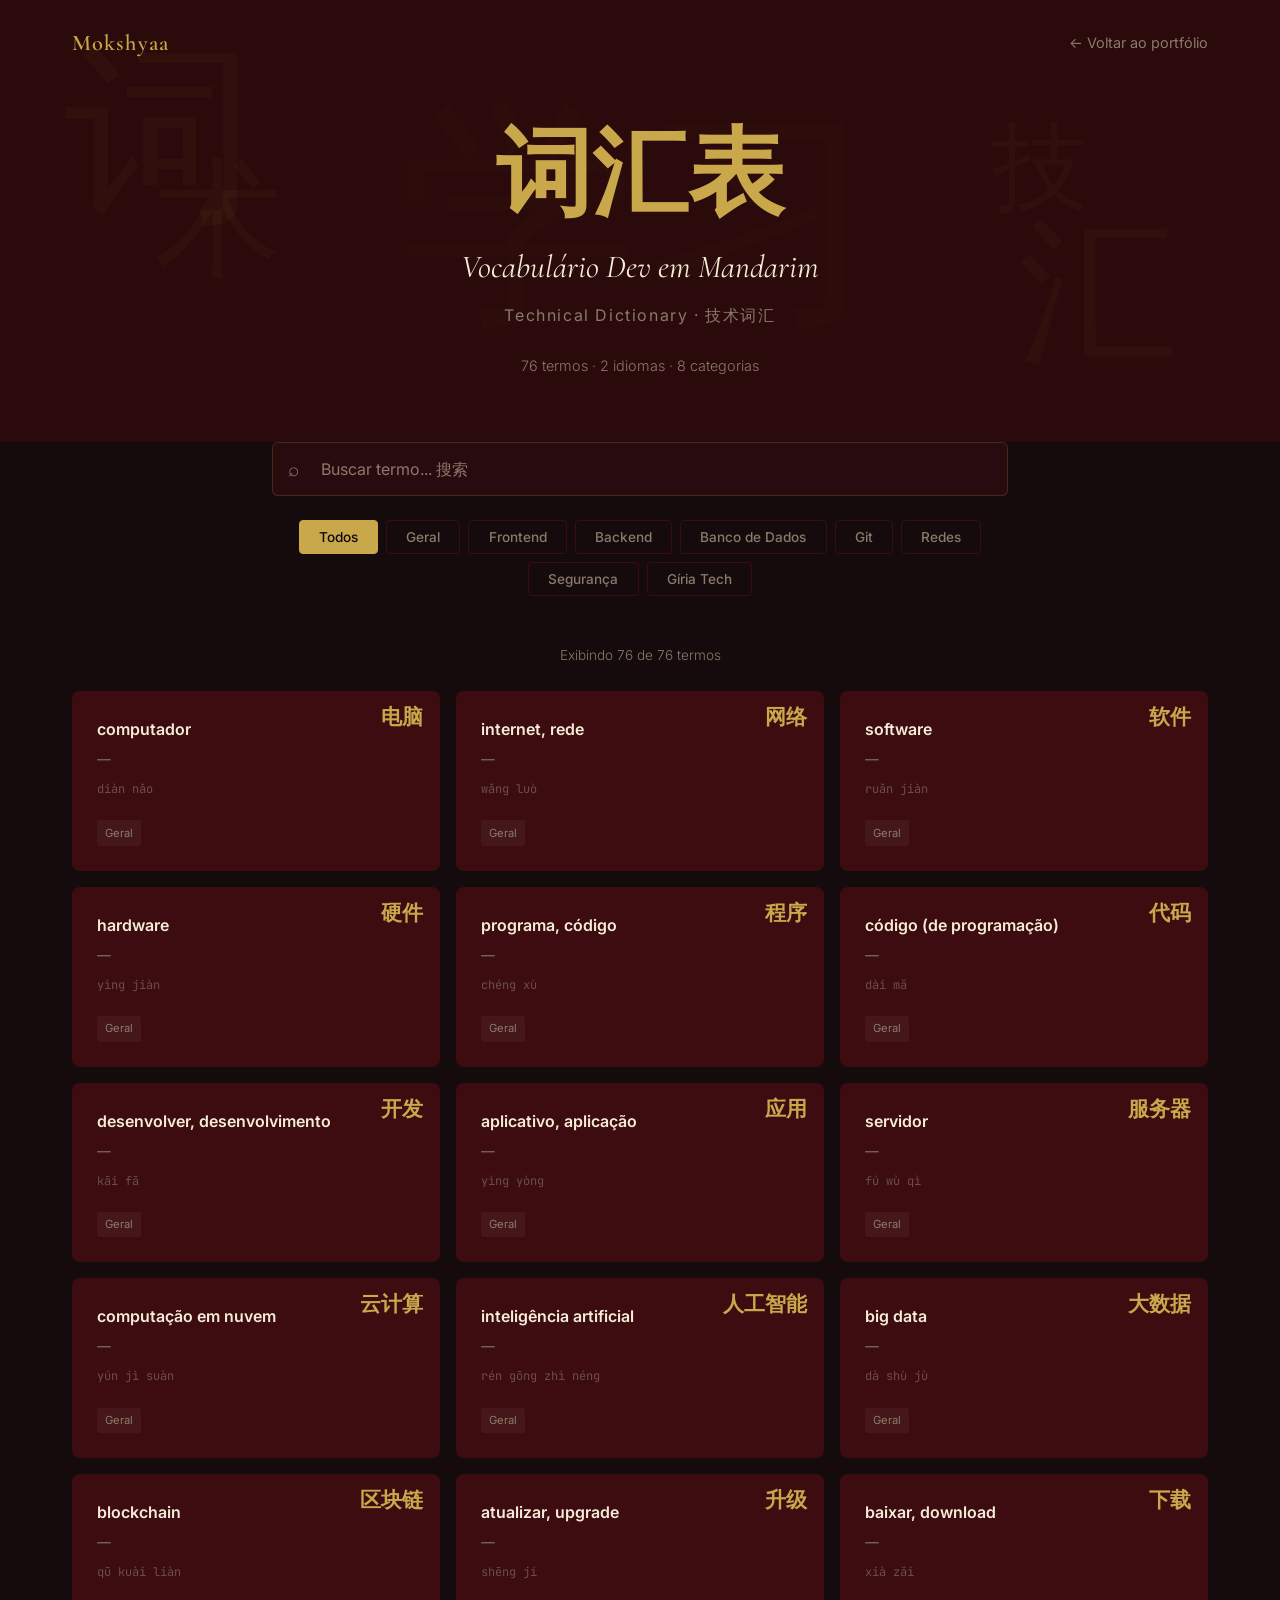
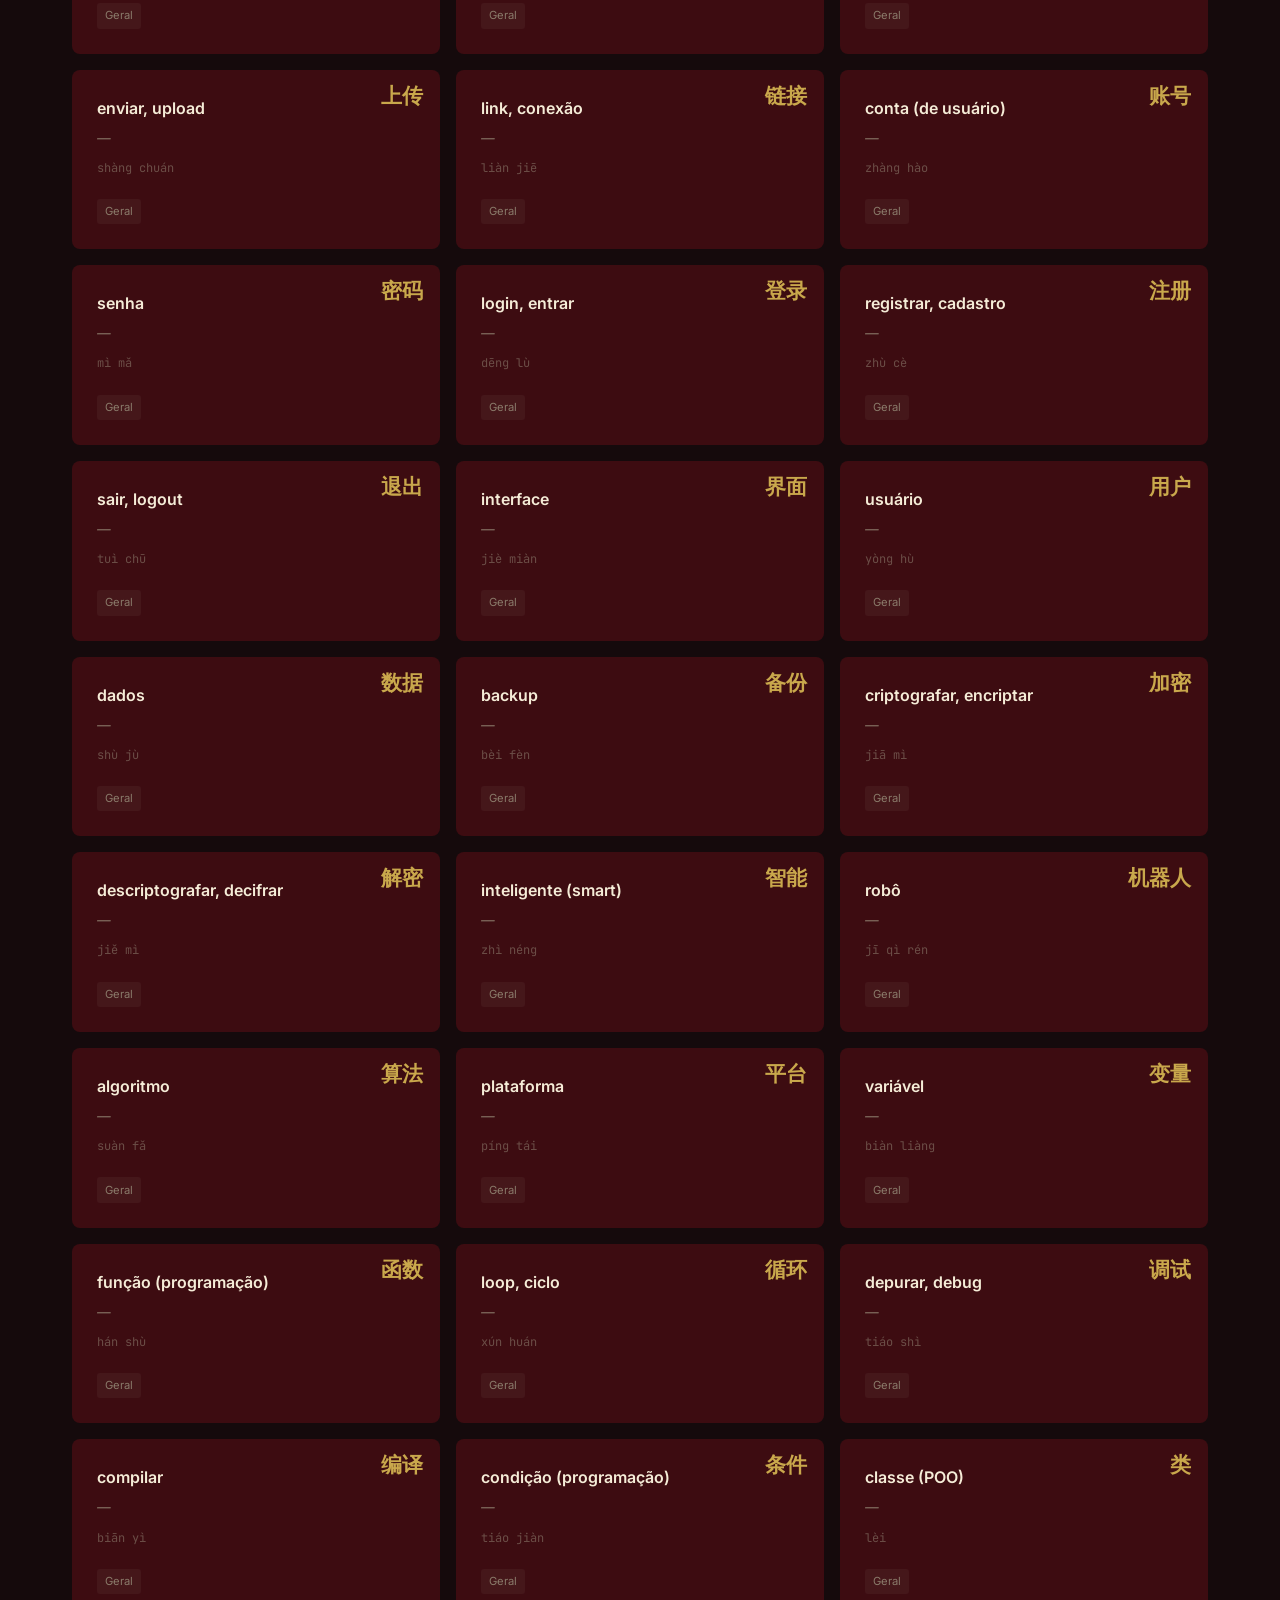
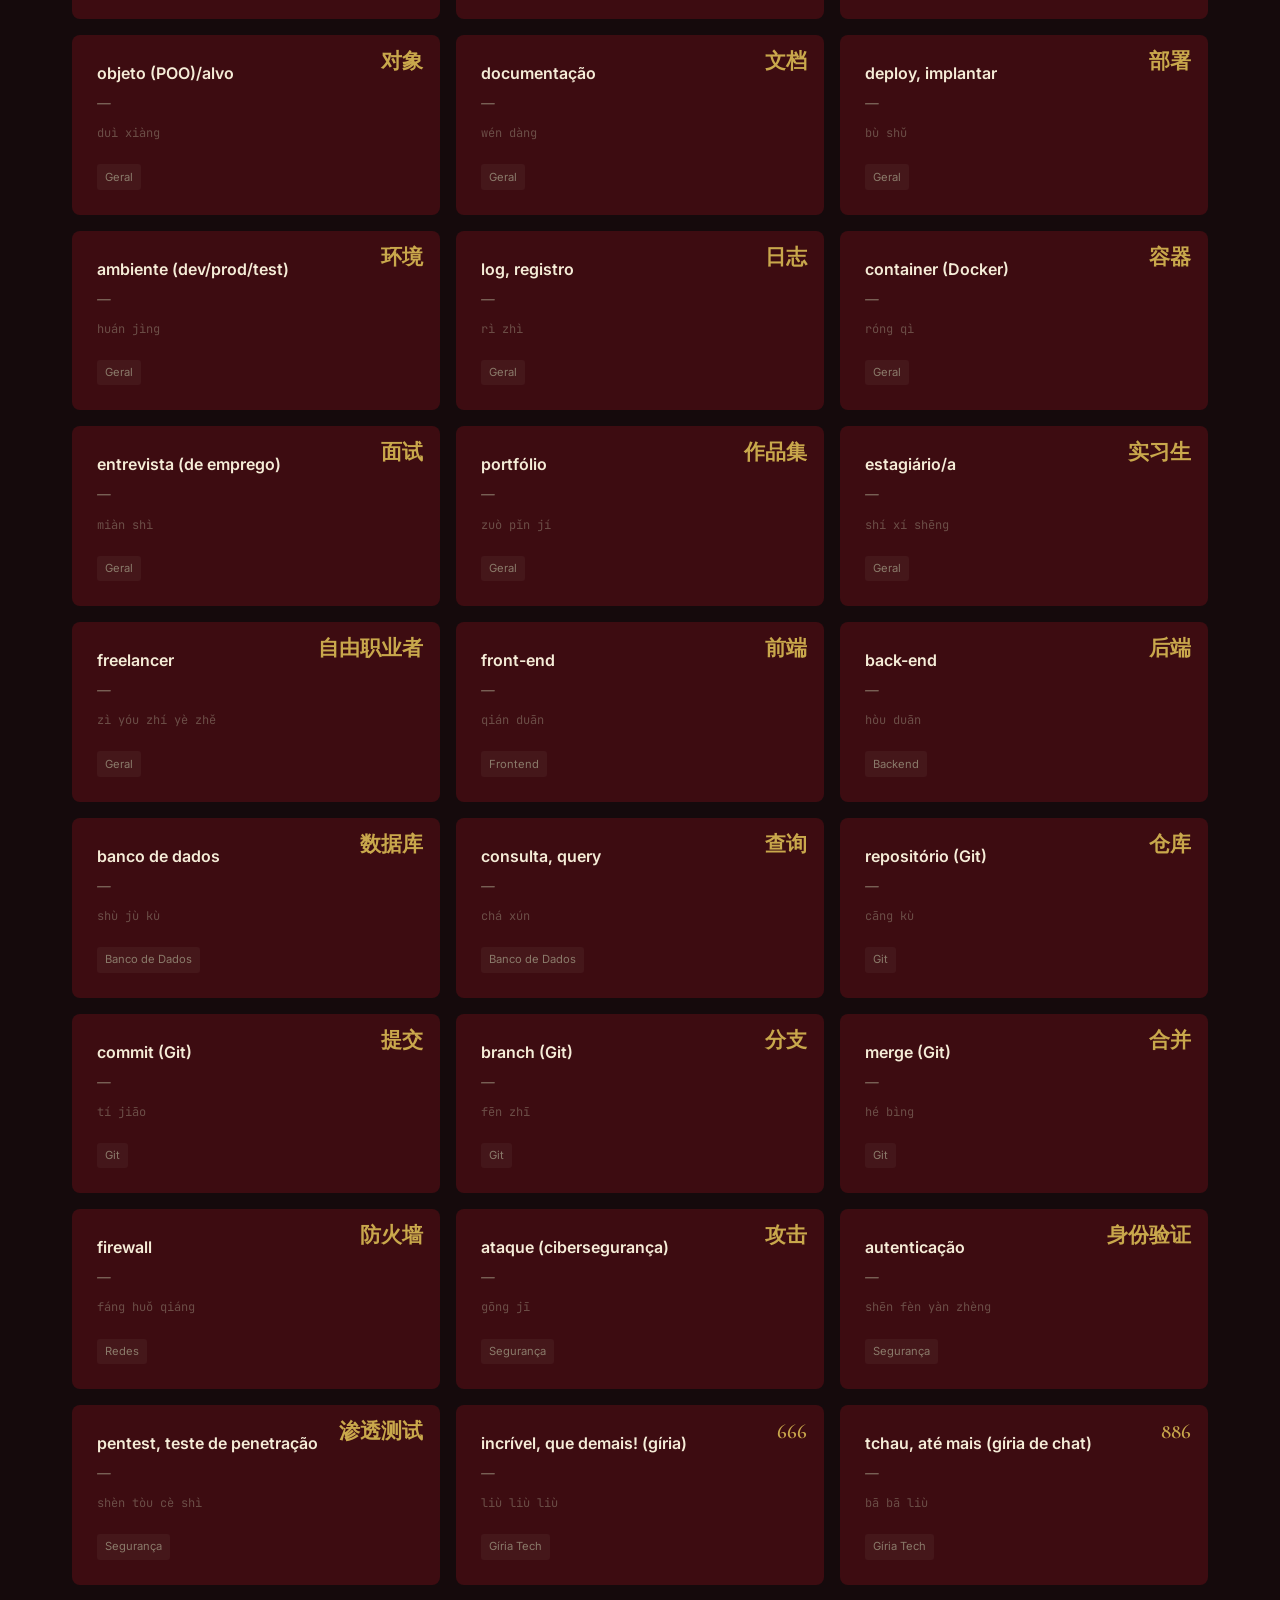
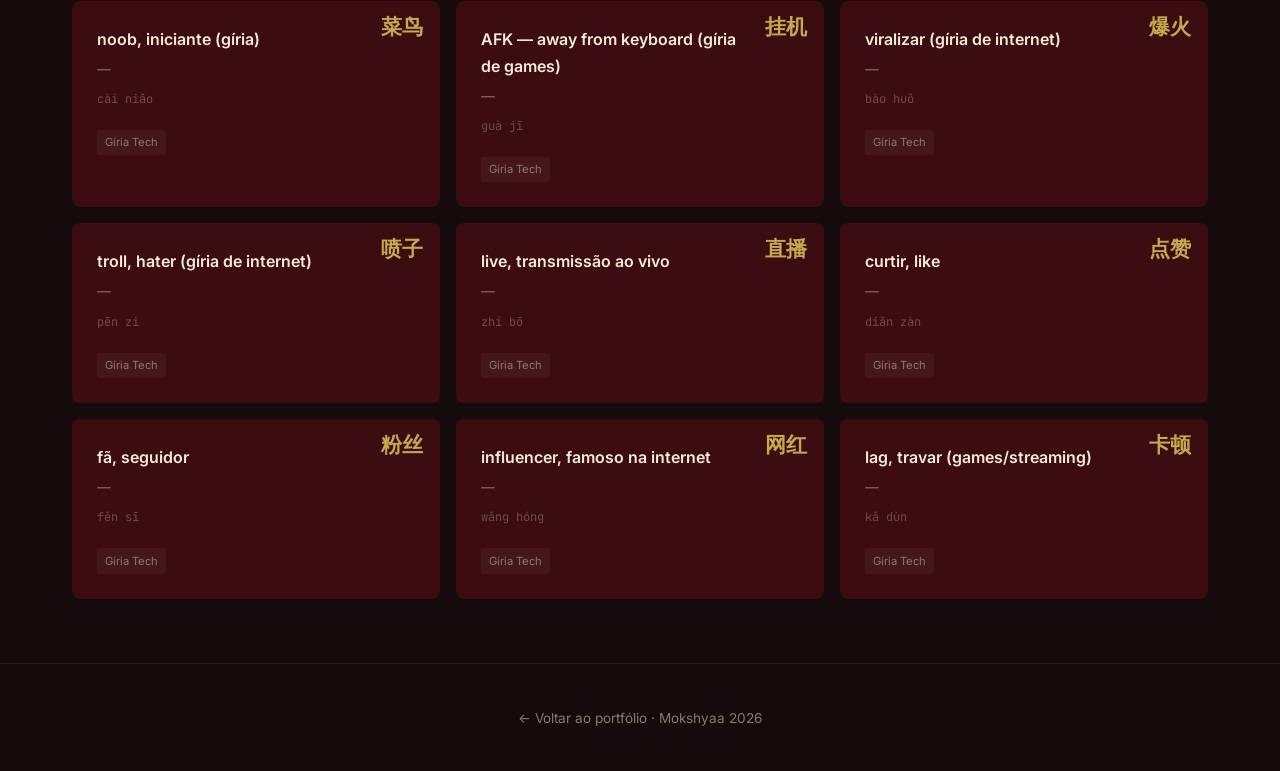
<file: vocabulario.html>
<!DOCTYPE html>
<html lang="pt-BR">
<head>
  <meta charset="UTF-8">
  <meta name="viewport" content="width=device-width, initial-scale=1.0">
  <meta name="description" content="Vocabulário Dev em Mandarim — 76 termos técnicos em PT · 中文">
  <meta name="author" content="Fernanda Romão">
  <meta name="theme-color" content="#0D0608">
  
  <meta property="og:title" content="词汇表 · Vocabulário Dev em Mandarim">
  <meta property="og:description" content="76 termos técnicos para desenvolvedores em Português e 中文">
  <meta property="og:type" content="website">
  
  <link rel="preconnect" href="https://fonts.googleapis.com">
  <link rel="preconnect" href="https://fonts.gstatic.com" crossorigin>
  <link href="https://fonts.googleapis.com/css2?family=Cormorant+Garamond:ital,wght@0,400;0,600;0,700;1,400;1,700&family=Inter:wght@300;400;500;600&family=JetBrains+Mono:wght@400&display=swap" rel="stylesheet">
  
  <title>词汇表 · Vocabulário Dev em Mandarim · Mokshyaa</title>
  
  <link rel="icon" href="data:image/svg+xml,<svg xmlns='http://www.w3.org/2000/svg' viewBox='0 0 100 100'><text y='.9em' font-size='90'>词</text></svg>">

  <style>
    /* ============================================
       === VARIÁVEIS ===
       ============================================ */
    :root {
      --bg-primary: #150A0C;
      --bg-surface: #3D0C11;
      --bg-deep: #2A0A0A;
      --text-primary: #F5ECD7;
      --text-muted: #8A7A6A;
      --accent-gold: #C9A84C;
      --accent-hover: #E2BC6A;
      --transition-fast: 200ms ease;
      --transition-mid: 300ms ease;
      --transition-slow: 600ms ease;
    }

    /* ============================================
       === RESET & BASE ===
       ============================================ */
    *,
    *::before,
    *::after {
      box-sizing: border-box;
      margin: 0;
      padding: 0;
    }

    html {
      scroll-behavior: smooth;
    }

    ::selection {
      background: #C9A84C;
      color: #0D0608;
    }

    body {
      font-family: 'Inter', sans-serif;
      background: var(--bg-primary);
      color: var(--text-primary);
      line-height: 1.7;
      overflow-x: hidden;
      -webkit-font-smoothing: antialiased;
      -moz-osx-font-smoothing: grayscale;
    }

    /* ============================================
       === NAVEGAÇÃO ===
       ============================================ */
    .vocab-nav {
      position: fixed;
      top: 0;
      width: 100%;
      z-index: 1000;
      padding: 1.5rem 0;
      transition: var(--transition-mid);
    }

    .vocab-nav.scrolled {
      backdrop-filter: blur(12px);
      -webkit-backdrop-filter: blur(12px);
      background: rgba(13, 6, 8, 0.85);
      border-bottom: 1px solid rgba(201, 168, 76, 0.1);
      padding: 1rem 0;
    }

    .nav-container {
      max-width: 1200px;
      margin: 0 auto;
      padding: 0 2rem;
      display: flex;
      align-items: center;
      justify-content: space-between;
    }

    .nav-logo {
      font-family: 'Cormorant Garamond', serif;
      font-weight: 600;
      font-size: 1.4rem;
      color: #C9A84C;
      text-decoration: none;
      letter-spacing: 0.05em;
    }

    .nav-back {
      font-family: 'Inter', sans-serif;
      font-weight: 400;
      font-size: 0.9rem;
      color: #8A7A6A;
      text-decoration: none;
      transition: var(--transition-fast);
      display: flex;
      align-items: center;
      gap: 0.5rem;
    }

    .nav-back:hover {
      color: #C9A84C;
    }

    /* ============================================
       === HERO ===
       ============================================ */
    .vocab-hero {
      min-height: 40vh;
      display: flex;
      align-items: center;
      justify-content: center;
      position: relative;
      overflow: hidden;
      background: var(--bg-deep);
      padding: 8rem 2rem 4rem;
    }

    /* Caracteres decorativos de fundo */
    .vocab-hero::before {
      content: '词';
      position: absolute;
      top: 10%;
      left: 5%;
      font-family: 'Cormorant Garamond', serif;
      font-size: 12rem;
      color: #C9A84C;
      opacity: 0.04;
      pointer-events: none;
      line-height: 1;
    }

    .vocab-hero::after {
      content: '汇';
      position: absolute;
      bottom: 15%;
      right: 8%;
      font-family: 'Cormorant Garamond', serif;
      font-size: 10rem;
      color: #C9A84C;
      opacity: 0.04;
      pointer-events: none;
      line-height: 1;
    }

    .hero-deco-1 {
      position: absolute;
      top: 20%;
      right: 15%;
      font-family: 'Cormorant Garamond', serif;
      font-size: 6rem;
      color: #C9A84C;
      opacity: 0.04;
      pointer-events: none;
    }

    .hero-deco-2 {
      position: absolute;
      bottom: 25%;
      left: 12%;
      font-family: 'Cormorant Garamond', serif;
      font-size: 8rem;
      color: #C9A84C;
      opacity: 0.04;
      pointer-events: none;
    }

    .hero-deco-3 {
      position: absolute;
      top: 50%;
      left: 50%;
      transform: translate(-50%, -50%);
      font-family: 'Cormorant Garamond', serif;
      font-size: 15rem;
      color: #C9A84C;
      opacity: 0.02;
      pointer-events: none;
      white-space: nowrap;
    }

    .hero-content {
      position: relative;
      z-index: 1;
      text-align: center;
    }

    .hero-title {
      font-family: 'Cormorant Garamond', serif;
      font-weight: 700;
      font-size: clamp(3rem, 8vw, 6rem);
      color: #C9A84C;
      line-height: 1;
      margin-bottom: 1rem;
      opacity: 0;
      transform: translateY(20px);
      animation: heroFadeIn 0.8s ease forwards;
    }

    .hero-subtitle {
      font-family: 'Cormorant Garamond', serif;
      font-style: italic;
      font-size: clamp(1.2rem, 3vw, 2rem);
      color: #F5ECD7;
      margin-bottom: 0.5rem;
      opacity: 0;
      transform: translateY(20px);
      animation: heroFadeIn 0.8s ease 0.2s forwards;
    }

    .hero-subtitle-2 {
      font-family: 'Inter', sans-serif;
      font-weight: 400;
      font-size: 1rem;
      color: #8A7A6A;
      letter-spacing: 0.1em;
      margin-bottom: 1.5rem;
      opacity: 0;
      transform: translateY(20px);
      animation: heroFadeIn 0.8s ease 0.4s forwards;
    }

    .hero-stats {
      font-family: 'Inter', sans-serif;
      font-weight: 300;
      font-size: 0.9rem;
      color: #8A7A6A;
      opacity: 0;
      transform: translateY(20px);
      animation: heroFadeIn 0.8s ease 0.6s forwards;
    }

    @keyframes heroFadeIn {
      to {
        opacity: 1;
        transform: translateY(0);
      }
    }

    /* ============================================
       === CONTROLES — BUSCA + FILTROS ===
       ============================================ */
    .vocab-controls {
      max-width: 800px;
      margin: 0 auto 3rem;
      padding: 0 2rem;
      display: flex;
      flex-direction: column;
      gap: 1.5rem;
    }

    .vocab-search-wrapper {
      position: relative;
    }

    #vocabSearch {
      width: 100%;
      background: rgba(61, 12, 17, 0.5);
      border: 1px solid rgba(201, 168, 76, 0.2);
      border-radius: 6px;
      padding: 1rem 1rem 1rem 3rem;
      color: #F5ECD7;
      font-family: 'Inter', sans-serif;
      font-weight: 400;
      font-size: 1rem;
      outline: none;
      transition: var(--transition-mid);
    }

    #vocabSearch:focus {
      border-color: #C9A84C;
      box-shadow: 0 0 0 3px rgba(201, 168, 76, 0.1);
    }

    #vocabSearch::placeholder {
      color: #8A7A6A;
    }

    .search-icon {
      position: absolute;
      left: 1rem;
      top: 50%;
      transform: translateY(-50%);
      color: #8A7A6A;
      font-size: 1.2rem;
      pointer-events: none;
      font-family: 'Inter', sans-serif;
    }

    .vocab-filters {
      display: flex;
      flex-wrap: wrap;
      gap: 0.5rem;
      justify-content: center;
    }

    .filter-btn {
      font-family: 'Inter', sans-serif;
      font-weight: 500;
      font-size: 0.85rem;
      padding: 0.5rem 1.2rem;
      border-radius: 4px;
      cursor: pointer;
      border: 1px solid var(--bg-surface);
      background: transparent;
      color: var(--text-muted);
      transition: var(--transition-fast);
    }

    .filter-btn:hover {
      border-color: rgba(201, 168, 76, 0.4);
      color: #F5ECD7;
    }

    .filter-btn.active {
      background: var(--accent-gold);
      color: #0D0608;
      border-color: var(--accent-gold);
    }

    /* ============================================
       === CONTADOR ===
       ============================================ */
    .vocab-count {
      font-family: 'Inter', sans-serif;
      font-weight: 300;
      font-size: 0.85rem;
      color: #8A7A6A;
      text-align: center;
      margin-bottom: 1.5rem;
      padding: 0 2rem;
    }

    .vocab-count-empty {
      font-family: 'Inter', sans-serif;
      font-weight: 300;
      font-size: 0.9rem;
      color: #8A7A6A;
      text-align: center;
      padding: 3rem 2rem;
      font-style: italic;
    }

    /* ============================================
       === GRID DE TERMOS ===
       ============================================ */
    .vocab-grid {
      display: grid;
      grid-template-columns: repeat(3, 1fr);
      gap: 1rem;
      max-width: 1200px;
      margin: 0 auto;
      padding: 0 2rem 4rem;
    }

    .vocab-card {
      background: var(--bg-surface);
      border-radius: 8px;
      padding: 1.5rem;
      border: 1px solid transparent;
      transition: var(--transition-fast);
      position: relative;
      opacity: 0;
      transform: translateY(10px);
    }

    .vocab-card.reveal.visible {
      opacity: 1;
      transform: translateY(0);
      transition: opacity 400ms ease, transform 400ms ease, border-color 200ms ease;
    }

    .vocab-card:hover {
      border-color: rgba(201, 168, 76, 0.3);
      transform: translateY(-2px);
    }

    .vocab-card.hidden {
      display: none;
    }

    .vocab-zh {
      font-family: 'Cormorant Garamond', serif;
      font-weight: 600;
      font-size: 1.3rem;
      color: #C9A84C;
      position: absolute;
      top: 1rem;
      right: 1rem;
      line-height: 1;
    }

    .vocab-pt {
      font-family: 'Inter', sans-serif;
      font-weight: 600;
      font-size: 1rem;
      color: #F5ECD7;
      margin-bottom: 0.3rem;
      padding-right: 3rem;
    }

    .vocab-en {
      font-family: 'Inter', sans-serif;
      font-weight: 400;
      font-size: 0.85rem;
      color: #8A7A6A;
      margin-bottom: 0.5rem;
      font-style: italic;
    }

    .vocab-pinyin {
      font-family: 'JetBrains Mono', monospace;
      font-size: 0.75rem;
      color: rgba(138, 122, 106, 0.6);
      margin-bottom: 0.8rem;
    }

    .vocab-category-badge {
      font-family: 'Inter', sans-serif;
      font-weight: 400;
      font-size: 0.7rem;
      color: #8A7A6A;
      background: rgba(138, 122, 106, 0.1);
      border-radius: 3px;
      padding: 0.2rem 0.5rem;
      display: inline-block;
      margin-top: 0.5rem;
    }

    /* ============================================
       === RODAPÉ ===
       ============================================ */
    .vocab-footer {
      padding: 2.5rem 0;
      border-top: 1px solid rgba(201, 168, 76, 0.1);
      text-align: center;
    }

    .vocab-footer a {
      font-family: 'Inter', sans-serif;
      font-weight: 400;
      font-size: 0.85rem;
      color: #8A7A6A;
      text-decoration: none;
      transition: var(--transition-fast);
    }

    .vocab-footer a:hover {
      color: #C9A84C;
    }

    /* ============================================
       === SCROLL TO TOP ===
       ============================================ */
    .scroll-top-btn {
      position: fixed;
      bottom: 2rem;
      right: 2rem;
      width: 44px;
      height: 44px;
      border-radius: 50%;
      border: 1px solid rgba(201, 168, 76, 0.4);
      background: rgba(13, 6, 8, 0.8);
      backdrop-filter: blur(8px);
      -webkit-backdrop-filter: blur(8px);
      color: #C9A84C;
      cursor: pointer;
      display: flex;
      align-items: center;
      justify-content: center;
      z-index: 100;
      opacity: 0;
      visibility: hidden;
      transition: opacity 300ms ease, visibility 300ms ease, transform 300ms ease;
    }

    .scroll-top-btn.visible {
      opacity: 1;
      visibility: visible;
    }

    .scroll-top-btn:hover {
      border-color: #C9A84C;
      transform: translateY(-2px);
    }

    /* ============================================
       === RESPONSIVO ===
       ============================================ */
    @media (max-width: 1024px) {
      .vocab-grid {
        grid-template-columns: repeat(2, 1fr);
      }
    }

    @media (max-width: 768px) {
      .vocab-hero {
        min-height: 50vw;
        padding: 6rem 1.5rem 3rem;
      }

      .vocab-grid {
        grid-template-columns: 1fr;
      }

      .vocab-filters {
        overflow-x: auto;
        flex-wrap: nowrap;
        justify-content: flex-start;
        padding-bottom: 0.5rem;
        -webkit-overflow-scrolling: touch;
      }

      .filter-btn {
        white-space: nowrap;
        flex-shrink: 0;
      }

      .vocab-controls {
        padding: 0 1.5rem;
      }

      .vocab-grid {
        padding: 0 1.5rem 3rem;
      }

      .vocab-zh {
        position: static;
        display: block;
        margin-top: 0.5rem;
        margin-bottom: 0.5rem;
      }

      .vocab-pt {
        padding-right: 0;
      }

      .scroll-top-btn {
        bottom: 1.5rem;
        right: 1.5rem;
        width: 40px;
        height: 40px;
      }
    }

    @media (max-width: 480px) {
      #vocabSearch {
        font-size: 0.9rem;
      }

      .hero-deco-1,
      .hero-deco-2,
      .hero-deco-3,
      .vocab-hero::before,
      .vocab-hero::after {
        display: none;
      }
    }
  </style>
</head>

<body>
  <!-- ==========================================
       NAVEGAÇÃO
       ========================================== -->
  <nav class="vocab-nav" id="vocabNav">
    <div class="nav-container">
      <a href="index.html" class="nav-logo">Mokshyaa</a>
      <a href="index.html" class="nav-back">← Voltar ao portfólio</a>
    </div>
  </nav>

  <!-- ==========================================
       HERO
       ========================================== -->
  <header class="vocab-hero">
    <div class="hero-deco-1">技</div>
    <div class="hero-deco-2">术</div>
    <div class="hero-deco-3">学习</div>
    
    <div class="hero-content">
      <h1 class="hero-title">词汇表</h1>
      <p class="hero-subtitle">Vocabulário Dev em Mandarim</p>
      <p class="hero-subtitle-2">Technical Dictionary · 技术词汇</p>
      <p class="hero-stats">76 termos · 2 idiomas · 8 categorias</p>
    </div>
  </header>

  <!-- ==========================================
       CONTROLES — BUSCA + FILTROS
       ========================================== -->
  <div class="vocab-controls">
    <div class="vocab-search-wrapper">
      <span class="search-icon">⌕</span>
      <input 
        type="search" 
        id="vocabSearch" 
        placeholder="Buscar termo... 搜索"
        aria-label="Buscar no vocabulário"
        autocomplete="off"
      >
    </div>
    
    <div class="vocab-filters" id="vocabFilters">
      <button class="filter-btn active" data-filter="all">Todos</button>
      <button class="filter-btn" data-filter="geral">Geral</button>
      <button class="filter-btn" data-filter="frontend">Frontend</button>
      <button class="filter-btn" data-filter="backend">Backend</button>
      <button class="filter-btn" data-filter="banco-de-dados">Banco de Dados</button>
      <button class="filter-btn" data-filter="git">Git</button>
      <button class="filter-btn" data-filter="redes">Redes</button>
      <button class="filter-btn" data-filter="seguranca">Segurança</button>
      <button class="filter-btn" data-filter="giria">Gíria Tech</button>
    </div>
  </div>

  <!-- ==========================================
       CONTADOR
       ========================================== -->
  <p class="vocab-count" id="vocabCount">Exibindo 76 de 76 termos</p>
  <p class="vocab-count-empty" id="vocabEmpty" hidden>
    Nenhum termo encontrado · 没有找到
  </p>

  <!-- ==========================================
       GRID DE TERMOS
       ========================================== -->
  <main class="vocab-grid" id="vocabGrid">
    
    <!-- === GERAL (53 termos) === -->
    
    <article class="vocab-card reveal" data-category="geral" data-pt="电脑" data-zh="电脑" data-pinyin="diàn nǎo">
      <div class="vocab-zh">电脑</div>
      <div class="vocab-pt">computador</div>
      <div class="vocab-en">—</div>
      <div class="vocab-pinyin">diàn nǎo</div>
      <span class="vocab-category-badge">Geral</span>
    </article>

    <article class="vocab-card reveal" data-category="geral" data-pt="网络" data-zh="网络" data-pinyin="wǎng luò">
      <div class="vocab-zh">网络</div>
      <div class="vocab-pt">internet, rede</div>
      <div class="vocab-en">—</div>
      <div class="vocab-pinyin">wǎng luò</div>
      <span class="vocab-category-badge">Geral</span>
    </article>

    <article class="vocab-card reveal" data-category="geral" data-pt="软件" data-zh="软件" data-pinyin="ruǎn jiàn">
      <div class="vocab-zh">软件</div>
      <div class="vocab-pt">software</div>
      <div class="vocab-en">—</div>
      <div class="vocab-pinyin">ruǎn jiàn</div>
      <span class="vocab-category-badge">Geral</span>
    </article>

    <article class="vocab-card reveal" data-category="geral" data-pt="硬件" data-zh="硬件" data-pinyin="yìng jiàn">
      <div class="vocab-zh">硬件</div>
      <div class="vocab-pt">hardware</div>
      <div class="vocab-en">—</div>
      <div class="vocab-pinyin">yìng jiàn</div>
      <span class="vocab-category-badge">Geral</span>
    </article>

    <article class="vocab-card reveal" data-category="geral" data-pt="程序" data-zh="程序" data-pinyin="chéng xù">
      <div class="vocab-zh">程序</div>
      <div class="vocab-pt">programa, código</div>
      <div class="vocab-en">—</div>
      <div class="vocab-pinyin">chéng xù</div>
      <span class="vocab-category-badge">Geral</span>
    </article>

    <article class="vocab-card reveal" data-category="geral" data-pt="代码" data-zh="代码" data-pinyin="dài mǎ">
      <div class="vocab-zh">代码</div>
      <div class="vocab-pt">código (de programação)</div>
      <div class="vocab-en">—</div>
      <div class="vocab-pinyin">dài mǎ</div>
      <span class="vocab-category-badge">Geral</span>
    </article>

    <article class="vocab-card reveal" data-category="geral" data-pt="开发" data-zh="开发" data-pinyin="kāi fā">
      <div class="vocab-zh">开发</div>
      <div class="vocab-pt">desenvolver, desenvolvimento</div>
      <div class="vocab-en">—</div>
      <div class="vocab-pinyin">kāi fā</div>
      <span class="vocab-category-badge">Geral</span>
    </article>

    <article class="vocab-card reveal" data-category="geral" data-pt="应用" data-zh="应用" data-pinyin="yìng yòng">
      <div class="vocab-zh">应用</div>
      <div class="vocab-pt">aplicativo, aplicação</div>
      <div class="vocab-en">—</div>
      <div class="vocab-pinyin">yìng yòng</div>
      <span class="vocab-category-badge">Geral</span>
    </article>

    <article class="vocab-card reveal" data-category="geral" data-pt="服务器" data-zh="服务器" data-pinyin="fú wù qì">
      <div class="vocab-zh">服务器</div>
      <div class="vocab-pt">servidor</div>
      <div class="vocab-en">—</div>
      <div class="vocab-pinyin">fú wù qì</div>
      <span class="vocab-category-badge">Geral</span>
    </article>

    <article class="vocab-card reveal" data-category="geral" data-pt="云计算" data-zh="云计算" data-pinyin="yún jì suàn">
      <div class="vocab-zh">云计算</div>
      <div class="vocab-pt">computação em nuvem</div>
      <div class="vocab-en">—</div>
      <div class="vocab-pinyin">yún jì suàn</div>
      <span class="vocab-category-badge">Geral</span>
    </article>

    <article class="vocab-card reveal" data-category="geral" data-pt="人工智能" data-zh="人工智能" data-pinyin="rén gōng zhì néng">
      <div class="vocab-zh">人工智能</div>
      <div class="vocab-pt">inteligência artificial</div>
      <div class="vocab-en">—</div>
      <div class="vocab-pinyin">rén gōng zhì néng</div>
      <span class="vocab-category-badge">Geral</span>
    </article>

    <article class="vocab-card reveal" data-category="geral" data-pt="大数据" data-zh="大数据" data-pinyin="dà shù jù">
      <div class="vocab-zh">大数据</div>
      <div class="vocab-pt">big data</div>
      <div class="vocab-en">—</div>
      <div class="vocab-pinyin">dà shù jù</div>
      <span class="vocab-category-badge">Geral</span>
    </article>

    <article class="vocab-card reveal" data-category="geral" data-pt="区块链" data-zh="区块链" data-pinyin="qū kuài liàn">
      <div class="vocab-zh">区块链</div>
      <div class="vocab-pt">blockchain</div>
      <div class="vocab-en">—</div>
      <div class="vocab-pinyin">qū kuài liàn</div>
      <span class="vocab-category-badge">Geral</span>
    </article>

    <article class="vocab-card reveal" data-category="geral" data-pt="升级" data-zh="升级" data-pinyin="shēng jí">
      <div class="vocab-zh">升级</div>
      <div class="vocab-pt">atualizar, upgrade</div>
      <div class="vocab-en">—</div>
      <div class="vocab-pinyin">shēng jí</div>
      <span class="vocab-category-badge">Geral</span>
    </article>

    <article class="vocab-card reveal" data-category="geral" data-pt="下载" data-zh="下载" data-pinyin="xià zǎi">
      <div class="vocab-zh">下载</div>
      <div class="vocab-pt">baixar, download</div>
      <div class="vocab-en">—</div>
      <div class="vocab-pinyin">xià zǎi</div>
      <span class="vocab-category-badge">Geral</span>
    </article>

    <article class="vocab-card reveal" data-category="geral" data-pt="上传" data-zh="上传" data-pinyin="shàng chuán">
      <div class="vocab-zh">上传</div>
      <div class="vocab-pt">enviar, upload</div>
      <div class="vocab-en">—</div>
      <div class="vocab-pinyin">shàng chuán</div>
      <span class="vocab-category-badge">Geral</span>
    </article>

    <article class="vocab-card reveal" data-category="geral" data-pt="链接" data-zh="链接" data-pinyin="liàn jiē">
      <div class="vocab-zh">链接</div>
      <div class="vocab-pt">link, conexão</div>
      <div class="vocab-en">—</div>
      <div class="vocab-pinyin">liàn jiē</div>
      <span class="vocab-category-badge">Geral</span>
    </article>

    <article class="vocab-card reveal" data-category="geral" data-pt="账号" data-zh="账号" data-pinyin="zhàng hào">
      <div class="vocab-zh">账号</div>
      <div class="vocab-pt">conta (de usuário)</div>
      <div class="vocab-en">—</div>
      <div class="vocab-pinyin">zhàng hào</div>
      <span class="vocab-category-badge">Geral</span>
    </article>

    <article class="vocab-card reveal" data-category="geral" data-pt="密码" data-zh="密码" data-pinyin="mì mǎ">
      <div class="vocab-zh">密码</div>
      <div class="vocab-pt">senha</div>
      <div class="vocab-en">—</div>
      <div class="vocab-pinyin">mì mǎ</div>
      <span class="vocab-category-badge">Geral</span>
    </article>

    <article class="vocab-card reveal" data-category="geral" data-pt="登录" data-zh="登录" data-pinyin="dēng lù">
      <div class="vocab-zh">登录</div>
      <div class="vocab-pt">login, entrar</div>
      <div class="vocab-en">—</div>
      <div class="vocab-pinyin">dēng lù</div>
      <span class="vocab-category-badge">Geral</span>
    </article>

    <article class="vocab-card reveal" data-category="geral" data-pt="注册" data-zh="注册" data-pinyin="zhù cè">
      <div class="vocab-zh">注册</div>
      <div class="vocab-pt">registrar, cadastro</div>
      <div class="vocab-en">—</div>
      <div class="vocab-pinyin">zhù cè</div>
      <span class="vocab-category-badge">Geral</span>
    </article>

    <article class="vocab-card reveal" data-category="geral" data-pt="退出" data-zh="退出" data-pinyin="tuì chū">
      <div class="vocab-zh">退出</div>
      <div class="vocab-pt">sair, logout</div>
      <div class="vocab-en">—</div>
      <div class="vocab-pinyin">tuì chū</div>
      <span class="vocab-category-badge">Geral</span>
    </article>

    <article class="vocab-card reveal" data-category="geral" data-pt="界面" data-zh="界面" data-pinyin="jiè miàn">
      <div class="vocab-zh">界面</div>
      <div class="vocab-pt">interface</div>
      <div class="vocab-en">—</div>
      <div class="vocab-pinyin">jiè miàn</div>
      <span class="vocab-category-badge">Geral</span>
    </article>

    <article class="vocab-card reveal" data-category="geral" data-pt="用户" data-zh="用户" data-pinyin="yòng hù">
      <div class="vocab-zh">用户</div>
      <div class="vocab-pt">usuário</div>
      <div class="vocab-en">—</div>
      <div class="vocab-pinyin">yòng hù</div>
      <span class="vocab-category-badge">Geral</span>
    </article>

    <article class="vocab-card reveal" data-category="geral" data-pt="数据" data-zh="数据" data-pinyin="shù jù">
      <div class="vocab-zh">数据</div>
      <div class="vocab-pt">dados</div>
      <div class="vocab-en">—</div>
      <div class="vocab-pinyin">shù jù</div>
      <span class="vocab-category-badge">Geral</span>
    </article>

    <article class="vocab-card reveal" data-category="geral" data-pt="备份" data-zh="备份" data-pinyin="bèi fèn">
      <div class="vocab-zh">备份</div>
      <div class="vocab-pt">backup</div>
      <div class="vocab-en">—</div>
      <div class="vocab-pinyin">bèi fèn</div>
      <span class="vocab-category-badge">Geral</span>
    </article>

    <article class="vocab-card reveal" data-category="geral" data-pt="加密" data-zh="加密" data-pinyin="jiā mì">
      <div class="vocab-zh">加密</div>
      <div class="vocab-pt">criptografar, encriptar</div>
      <div class="vocab-en">—</div>
      <div class="vocab-pinyin">jiā mì</div>
      <span class="vocab-category-badge">Geral</span>
    </article>

    <article class="vocab-card reveal" data-category="geral" data-pt="解密" data-zh="解密" data-pinyin="jiě mì">
      <div class="vocab-zh">解密</div>
      <div class="vocab-pt">descriptografar, decifrar</div>
      <div class="vocab-en">—</div>
      <div class="vocab-pinyin">jiě mì</div>
      <span class="vocab-category-badge">Geral</span>
    </article>

    <article class="vocab-card reveal" data-category="geral" data-pt="智能" data-zh="智能" data-pinyin="zhì néng">
      <div class="vocab-zh">智能</div>
      <div class="vocab-pt">inteligente (smart)</div>
      <div class="vocab-en">—</div>
      <div class="vocab-pinyin">zhì néng</div>
      <span class="vocab-category-badge">Geral</span>
    </article>

    <article class="vocab-card reveal" data-category="geral" data-pt="机器人" data-zh="机器人" data-pinyin="jī qì rén">
      <div class="vocab-zh">机器人</div>
      <div class="vocab-pt">robô</div>
      <div class="vocab-en">—</div>
      <div class="vocab-pinyin">jī qì rén</div>
      <span class="vocab-category-badge">Geral</span>
    </article>

    <article class="vocab-card reveal" data-category="geral" data-pt="算法" data-zh="算法" data-pinyin="suàn fǎ">
      <div class="vocab-zh">算法</div>
      <div class="vocab-pt">algoritmo</div>
      <div class="vocab-en">—</div>
      <div class="vocab-pinyin">suàn fǎ</div>
      <span class="vocab-category-badge">Geral</span>
    </article>

    <article class="vocab-card reveal" data-category="geral" data-pt="平台" data-zh="平台" data-pinyin="píng tái">
      <div class="vocab-zh">平台</div>
      <div class="vocab-pt">plataforma</div>
      <div class="vocab-en">—</div>
      <div class="vocab-pinyin">píng tái</div>
      <span class="vocab-category-badge">Geral</span>
    </article>

    <article class="vocab-card reveal" data-category="geral" data-pt="变量" data-zh="变量" data-pinyin="biàn liàng">
      <div class="vocab-zh">变量</div>
      <div class="vocab-pt">variável</div>
      <div class="vocab-en">—</div>
      <div class="vocab-pinyin">biàn liàng</div>
      <span class="vocab-category-badge">Geral</span>
    </article>

    <article class="vocab-card reveal" data-category="geral" data-pt="函数" data-zh="函数" data-pinyin="hán shù">
      <div class="vocab-zh">函数</div>
      <div class="vocab-pt">função (programação)</div>
      <div class="vocab-en">—</div>
      <div class="vocab-pinyin">hán shù</div>
      <span class="vocab-category-badge">Geral</span>
    </article>

    <article class="vocab-card reveal" data-category="geral" data-pt="循环" data-zh="循环" data-pinyin="xún huán">
      <div class="vocab-zh">循环</div>
      <div class="vocab-pt">loop, ciclo</div>
      <div class="vocab-en">—</div>
      <div class="vocab-pinyin">xún huán</div>
      <span class="vocab-category-badge">Geral</span>
    </article>

    <article class="vocab-card reveal" data-category="geral" data-pt="调试" data-zh="调试" data-pinyin="tiáo shì">
      <div class="vocab-zh">调试</div>
      <div class="vocab-pt">depurar, debug</div>
      <div class="vocab-en">—</div>
      <div class="vocab-pinyin">tiáo shì</div>
      <span class="vocab-category-badge">Geral</span>
    </article>

    <article class="vocab-card reveal" data-category="geral" data-pt="编译" data-zh="编译" data-pinyin="biān yì">
      <div class="vocab-zh">编译</div>
      <div class="vocab-pt">compilar</div>
      <div class="vocab-en">—</div>
      <div class="vocab-pinyin">biān yì</div>
      <span class="vocab-category-badge">Geral</span>
    </article>

    <article class="vocab-card reveal" data-category="geral" data-pt="条件" data-zh="条件" data-pinyin="tiáo jiàn">
      <div class="vocab-zh">条件</div>
      <div class="vocab-pt">condição (programação)</div>
      <div class="vocab-en">—</div>
      <div class="vocab-pinyin">tiáo jiàn</div>
      <span class="vocab-category-badge">Geral</span>
    </article>

    <article class="vocab-card reveal" data-category="geral" data-pt="类" data-zh="类" data-pinyin="lèi">
      <div class="vocab-zh">类</div>
      <div class="vocab-pt">classe (POO)</div>
      <div class="vocab-en">—</div>
      <div class="vocab-pinyin">lèi</div>
      <span class="vocab-category-badge">Geral</span>
    </article>

    <article class="vocab-card reveal" data-category="geral" data-pt="对象" data-zh="对象" data-pinyin="duì xiàng">
      <div class="vocab-zh">对象</div>
      <div class="vocab-pt">objeto (POO)/alvo</div>
      <div class="vocab-en">—</div>
      <div class="vocab-pinyin">duì xiàng</div>
      <span class="vocab-category-badge">Geral</span>
    </article>

    <article class="vocab-card reveal" data-category="geral" data-pt="文档" data-zh="文档" data-pinyin="wén dàng">
      <div class="vocab-zh">文档</div>
      <div class="vocab-pt">documentação</div>
      <div class="vocab-en">—</div>
      <div class="vocab-pinyin">wén dàng</div>
      <span class="vocab-category-badge">Geral</span>
    </article>

    <article class="vocab-card reveal" data-category="geral" data-pt="部署" data-zh="部署" data-pinyin="bù shǔ">
      <div class="vocab-zh">部署</div>
      <div class="vocab-pt">deploy, implantar</div>
      <div class="vocab-en">—</div>
      <div class="vocab-pinyin">bù shǔ</div>
      <span class="vocab-category-badge">Geral</span>
    </article>

    <article class="vocab-card reveal" data-category="geral" data-pt="环境" data-zh="环境" data-pinyin="huán jìng">
      <div class="vocab-zh">环境</div>
      <div class="vocab-pt">ambiente (dev/prod/test)</div>
      <div class="vocab-en">—</div>
      <div class="vocab-pinyin">huán jìng</div>
      <span class="vocab-category-badge">Geral</span>
    </article>

    <article class="vocab-card reveal" data-category="geral" data-pt="日志" data-zh="日志" data-pinyin="rì zhì">
      <div class="vocab-zh">日志</div>
      <div class="vocab-pt">log, registro</div>
      <div class="vocab-en">—</div>
      <div class="vocab-pinyin">rì zhì</div>
      <span class="vocab-category-badge">Geral</span>
    </article>

    <article class="vocab-card reveal" data-category="geral" data-pt="容器" data-zh="容器" data-pinyin="róng qì">
      <div class="vocab-zh">容器</div>
      <div class="vocab-pt">container (Docker)</div>
      <div class="vocab-en">—</div>
      <div class="vocab-pinyin">róng qì</div>
      <span class="vocab-category-badge">Geral</span>
    </article>

    <article class="vocab-card reveal" data-category="geral" data-pt="面试" data-zh="面试" data-pinyin="miàn shì">
      <div class="vocab-zh">面试</div>
      <div class="vocab-pt">entrevista (de emprego)</div>
      <div class="vocab-en">—</div>
      <div class="vocab-pinyin">miàn shì</div>
      <span class="vocab-category-badge">Geral</span>
    </article>

    <article class="vocab-card reveal" data-category="geral" data-pt="作品集" data-zh="作品集" data-pinyin="zuò pǐn jí">
      <div class="vocab-zh">作品集</div>
      <div class="vocab-pt">portfólio</div>
      <div class="vocab-en">—</div>
      <div class="vocab-pinyin">zuò pǐn jí</div>
      <span class="vocab-category-badge">Geral</span>
    </article>

    <article class="vocab-card reveal" data-category="geral" data-pt="实习生" data-zh="实习生" data-pinyin="shí xí shēng">
      <div class="vocab-zh">实习生</div>
      <div class="vocab-pt">estagiário/a</div>
      <div class="vocab-en">—</div>
      <div class="vocab-pinyin">shí xí shēng</div>
      <span class="vocab-category-badge">Geral</span>
    </article>

    <article class="vocab-card reveal" data-category="geral" data-pt="自由职业者" data-zh="自由职业者" data-pinyin="zì yóu zhí yè zhě">
      <div class="vocab-zh">自由职业者</div>
      <div class="vocab-pt">freelancer</div>
      <div class="vocab-en">—</div>
      <div class="vocab-pinyin">zì yóu zhí yè zhě</div>
      <span class="vocab-category-badge">Geral</span>
    </article>

    <!-- === FRONTEND (1 termo) === -->

    <article class="vocab-card reveal" data-category="frontend" data-pt="前端" data-zh="前端" data-pinyin="qián duān">
      <div class="vocab-zh">前端</div>
      <div class="vocab-pt">front-end</div>
      <div class="vocab-en">—</div>
      <div class="vocab-pinyin">qián duān</div>
      <span class="vocab-category-badge">Frontend</span>
    </article>

    <!-- === BACKEND (1 termo) === -->

    <article class="vocab-card reveal" data-category="backend" data-pt="后端" data-zh="后端" data-pinyin="hòu duān">
      <div class="vocab-zh">后端</div>
      <div class="vocab-pt">back-end</div>
      <div class="vocab-en">—</div>
      <div class="vocab-pinyin">hòu duān</div>
      <span class="vocab-category-badge">Backend</span>
    </article>

    <!-- === BANCO DE DADOS (2 termos) === -->

    <article class="vocab-card reveal" data-category="banco-de-dados" data-pt="数据库" data-zh="数据库" data-pinyin="shù jù kù">
      <div class="vocab-zh">数据库</div>
      <div class="vocab-pt">banco de dados</div>
      <div class="vocab-en">—</div>
      <div class="vocab-pinyin">shù jù kù</div>
      <span class="vocab-category-badge">Banco de Dados</span>
    </article>

    <article class="vocab-card reveal" data-category="banco-de-dados" data-pt="查询" data-zh="查询" data-pinyin="chá xún">
      <div class="vocab-zh">查询</div>
      <div class="vocab-pt">consulta, query</div>
      <div class="vocab-en">—</div>
      <div class="vocab-pinyin">chá xún</div>
      <span class="vocab-category-badge">Banco de Dados</span>
    </article>

    <!-- === GIT (4 termos) === -->

    <article class="vocab-card reveal" data-category="git" data-pt="仓库" data-zh="仓库" data-pinyin="cāng kù">
      <div class="vocab-zh">仓库</div>
      <div class="vocab-pt">repositório (Git)</div>
      <div class="vocab-en">—</div>
      <div class="vocab-pinyin">cāng kù</div>
      <span class="vocab-category-badge">Git</span>
    </article>

    <article class="vocab-card reveal" data-category="git" data-pt="提交" data-zh="提交" data-pinyin="tí jiāo">
      <div class="vocab-zh">提交</div>
      <div class="vocab-pt">commit (Git)</div>
      <div class="vocab-en">—</div>
      <div class="vocab-pinyin">tí jiāo</div>
      <span class="vocab-category-badge">Git</span>
    </article>

    <article class="vocab-card reveal" data-category="git" data-pt="分支" data-zh="分支" data-pinyin="fēn zhī">
      <div class="vocab-zh">分支</div>
      <div class="vocab-pt">branch (Git)</div>
      <div class="vocab-en">—</div>
      <div class="vocab-pinyin">fēn zhī</div>
      <span class="vocab-category-badge">Git</span>
    </article>

    <article class="vocab-card reveal" data-category="git" data-pt="合并" data-zh="合并" data-pinyin="hé bìng">
      <div class="vocab-zh">合并</div>
      <div class="vocab-pt">merge (Git)</div>
      <div class="vocab-en">—</div>
      <div class="vocab-pinyin">hé bìng</div>
      <span class="vocab-category-badge">Git</span>
    </article>

    <!-- === REDES (1 termo) === -->

    <article class="vocab-card reveal" data-category="redes" data-pt="防火墙" data-zh="防火墙" data-pinyin="fáng huǒ qiáng">
      <div class="vocab-zh">防火墙</div>
      <div class="vocab-pt">firewall</div>
      <div class="vocab-en">—</div>
      <div class="vocab-pinyin">fáng huǒ qiáng</div>
      <span class="vocab-category-badge">Redes</span>
    </article>

    <!-- === SEGURANÇA (3 termos) === -->

    <article class="vocab-card reveal" data-category="seguranca" data-pt="攻击" data-zh="攻击" data-pinyin="gōng jī">
      <div class="vocab-zh">攻击</div>
      <div class="vocab-pt">ataque (cibersegurança)</div>
      <div class="vocab-en">—</div>
      <div class="vocab-pinyin">gōng jī</div>
      <span class="vocab-category-badge">Segurança</span>
    </article>

    <article class="vocab-card reveal" data-category="seguranca" data-pt="身份验证" data-zh="身份验证" data-pinyin="shēn fèn yàn zhèng">
      <div class="vocab-zh">身份验证</div>
      <div class="vocab-pt">autenticação</div>
      <div class="vocab-en">—</div>
      <div class="vocab-pinyin">shēn fèn yàn zhèng</div>
      <span class="vocab-category-badge">Segurança</span>
    </article>

    <article class="vocab-card reveal" data-category="seguranca" data-pt="渗透测试" data-zh="渗透测试" data-pinyin="shèn tòu cè shì">
      <div class="vocab-zh">渗透测试</div>
      <div class="vocab-pt">pentest, teste de penetração</div>
      <div class="vocab-en">—</div>
      <div class="vocab-pinyin">shèn tòu cè shì</div>
      <span class="vocab-category-badge">Segurança</span>
    </article>

    <!-- === GÍRIA TECH (11 termos) === -->

    <article class="vocab-card reveal" data-category="giria" data-pt="666" data-zh="666" data-pinyin="liù liù liù">
      <div class="vocab-zh">666</div>
      <div class="vocab-pt">incrível, que demais! (gíria)</div>
      <div class="vocab-en">—</div>
      <div class="vocab-pinyin">liù liù liù</div>
      <span class="vocab-category-badge">Gíria Tech</span>
    </article>

    <article class="vocab-card reveal" data-category="giria" data-pt="886" data-zh="886" data-pinyin="bā bā liù">
      <div class="vocab-zh">886</div>
      <div class="vocab-pt">tchau, até mais (gíria de chat)</div>
      <div class="vocab-en">—</div>
      <div class="vocab-pinyin">bā bā liù</div>
      <span class="vocab-category-badge">Gíria Tech</span>
    </article>

    <article class="vocab-card reveal" data-category="giria" data-pt="菜鸟" data-zh="菜鸟" data-pinyin="cài niǎo">
      <div class="vocab-zh">菜鸟</div>
      <div class="vocab-pt">noob, iniciante (gíria)</div>
      <div class="vocab-en">—</div>
      <div class="vocab-pinyin">cài niǎo</div>
      <span class="vocab-category-badge">Gíria Tech</span>
    </article>

    <article class="vocab-card reveal" data-category="giria" data-pt="挂机" data-zh="挂机" data-pinyin="guà jī">
      <div class="vocab-zh">挂机</div>
      <div class="vocab-pt">AFK — away from keyboard (gíria de games)</div>
      <div class="vocab-en">—</div>
      <div class="vocab-pinyin">guà jī</div>
      <span class="vocab-category-badge">Gíria Tech</span>
    </article>

    <article class="vocab-card reveal" data-category="giria" data-pt="爆火" data-zh="爆火" data-pinyin="bào huǒ">
      <div class="vocab-zh">爆火</div>
      <div class="vocab-pt">viralizar (gíria de internet)</div>
      <div class="vocab-en">—</div>
      <div class="vocab-pinyin">bào huǒ</div>
      <span class="vocab-category-badge">Gíria Tech</span>
    </article>

    <article class="vocab-card reveal" data-category="giria" data-pt="喷子" data-zh="喷子" data-pinyin="pēn zi">
      <div class="vocab-zh">喷子</div>
      <div class="vocab-pt">troll, hater (gíria de internet)</div>
      <div class="vocab-en">—</div>
      <div class="vocab-pinyin">pēn zi</div>
      <span class="vocab-category-badge">Gíria Tech</span>
    </article>

    <article class="vocab-card reveal" data-category="giria" data-pt="直播" data-zh="直播" data-pinyin="zhí bō">
      <div class="vocab-zh">直播</div>
      <div class="vocab-pt">live, transmissão ao vivo</div>
      <div class="vocab-en">—</div>
      <div class="vocab-pinyin">zhí bō</div>
      <span class="vocab-category-badge">Gíria Tech</span>
    </article>

    <article class="vocab-card reveal" data-category="giria" data-pt="点赞" data-zh="点赞" data-pinyin="diǎn zàn">
      <div class="vocab-zh">点赞</div>
      <div class="vocab-pt">curtir, like</div>
      <div class="vocab-en">—</div>
      <div class="vocab-pinyin">diǎn zàn</div>
      <span class="vocab-category-badge">Gíria Tech</span>
    </article>

    <article class="vocab-card reveal" data-category="giria" data-pt="粉丝" data-zh="粉丝" data-pinyin="fěn sī">
      <div class="vocab-zh">粉丝</div>
      <div class="vocab-pt">fã, seguidor</div>
      <div class="vocab-en">—</div>
      <div class="vocab-pinyin">fěn sī</div>
      <span class="vocab-category-badge">Gíria Tech</span>
    </article>

    <article class="vocab-card reveal" data-category="giria" data-pt="网红" data-zh="网红" data-pinyin="wǎng hóng">
      <div class="vocab-zh">网红</div>
      <div class="vocab-pt">influencer, famoso na internet</div>
      <div class="vocab-en">—</div>
      <div class="vocab-pinyin">wǎng hóng</div>
      <span class="vocab-category-badge">Gíria Tech</span>
    </article>

    <article class="vocab-card reveal" data-category="giria" data-pt="卡顿" data-zh="卡顿" data-pinyin="kǎ dùn">
      <div class="vocab-zh">卡顿</div>
      <div class="vocab-pt">lag, travar (games/streaming)</div>
      <div class="vocab-en">—</div>
      <div class="vocab-pinyin">kǎ dùn</div>
      <span class="vocab-category-badge">Gíria Tech</span>
    </article>

  </main>

  <!-- ==========================================
       RODAPÉ
       ========================================== -->
  <footer class="vocab-footer">
    <a href="index.html">← Voltar ao portfólio · Mokshyaa 2026</a>
  </footer>

  <!-- ==========================================
       SCROLL TO TOP
       ========================================== -->
  <button class="scroll-top-btn" id="scrollTopBtn" aria-label="Voltar ao topo">
    <svg width="20" height="20" viewBox="0 0 24 24" fill="none" stroke="currentColor" stroke-width="2" stroke-linecap="round" stroke-linejoin="round">
      <line x1="12" y1="19" x2="12" y2="5"></line>
      <polyline points="5 12 12 5 19 12"></polyline>
    </svg>
  </button>

  <!-- ==========================================
       JAVASCRIPT
       ========================================== -->
  <script>
    // ==========================================
    // === NAVBAR SCROLL ===
    // ==========================================
    (function() {
      const nav = document.getElementById('vocabNav');
      window.addEventListener('scroll', () => {
        if (window.scrollY > 50) {
          nav.classList.add('scrolled');
        } else {
          nav.classList.remove('scrolled');
        }
      });
    })();

    // ==========================================
    // === SCROLL REVEAL ===
    // ==========================================
    (function() {
      const reveals = document.querySelectorAll('.reveal');
      const observer = new IntersectionObserver((entries) => {
        entries.forEach((entry, index) => {
          if (entry.isIntersecting) {
            // Stagger por grupo de 6
            const delay = (index % 6) * 0.05;
            entry.target.style.transitionDelay = delay + 's';
            entry.target.classList.add('visible');
          }
        });
      }, { threshold: 0.1 });

      reveals.forEach(el => observer.observe(el));
    })();

    // ==========================================
    // === SEARCH + FILTER ===
    // ==========================================
    (function() {
      const searchInput = document.getElementById('vocabSearch');
      const filterButtons = document.querySelectorAll('.filter-btn');
      const cards = document.querySelectorAll('.vocab-card');
      const countEl = document.getElementById('vocabCount');
      const emptyEl = document.getElementById('vocabEmpty');
      
      let activeFilter = 'all';
      let searchQuery = '';
      let searchTimeout;

      // Função para normalizar texto (remove acentos)
      function normalize(str) {
        return str.toLowerCase()
          .normalize('NFD')
          .replace(/[\u0300-\u036f]/g, '');
      }

      // Função para aplicar filtros
      function applyFilters() {
        let visibleCount = 0;
        const normalizedQuery = normalize(searchQuery);

        cards.forEach(card => {
          const category = card.getAttribute('data-category');
          const pt = normalize(card.getAttribute('data-pt') || '');
          const zh = normalize(card.getAttribute('data-zh') || '');
          const pinyin = normalize(card.getAttribute('data-pinyin') || '');

          // Verifica categoria
          const categoryMatch = activeFilter === 'all' || category === activeFilter;
          
          // Verifica busca
          const searchMatch = !normalizedQuery || 
            pt.includes(normalizedQuery) || 
            zh.includes(normalizedQuery) || 
            pinyin.includes(normalizedQuery);

          if (categoryMatch && searchMatch) {
            card.classList.remove('hidden');
            visibleCount++;
          } else {
            card.classList.add('hidden');
          }
        });

        // Atualiza contador
        if (visibleCount === 0) {
          countEl.hidden = true;
          emptyEl.hidden = false;
        } else {
          countEl.hidden = false;
          emptyEl.hidden = true;
          countEl.textContent = `Exibindo ${visibleCount} de 76 termos`;
        }
      }

      // Busca com debounce
      searchInput.addEventListener('input', (e) => {
        clearTimeout(searchTimeout);
        searchTimeout = setTimeout(() => {
          searchQuery = e.target.value;
          applyFilters();
        }, 200);
      });

      // Filtros de categoria
      filterButtons.forEach(btn => {
        btn.addEventListener('click', () => {
          filterButtons.forEach(b => b.classList.remove('active'));
          btn.classList.add('active');
          activeFilter = btn.getAttribute('data-filter');
          applyFilters();
        });
      });
    })();

    // ==========================================
    // === SCROLL TO TOP ===
    // ==========================================
    (function() {
      const btn = document.getElementById('scrollTopBtn');
      
      window.addEventListener('scroll', () => {
        if (window.scrollY > 400) {
          btn.classList.add('visible');
        } else {
          btn.classList.remove('visible');
        }
      });

      btn.addEventListener('click', () => {
        window.scrollTo({ top: 0, behavior: 'smooth' });
      });
    })();
  </script>
</body>
</html>
</file>
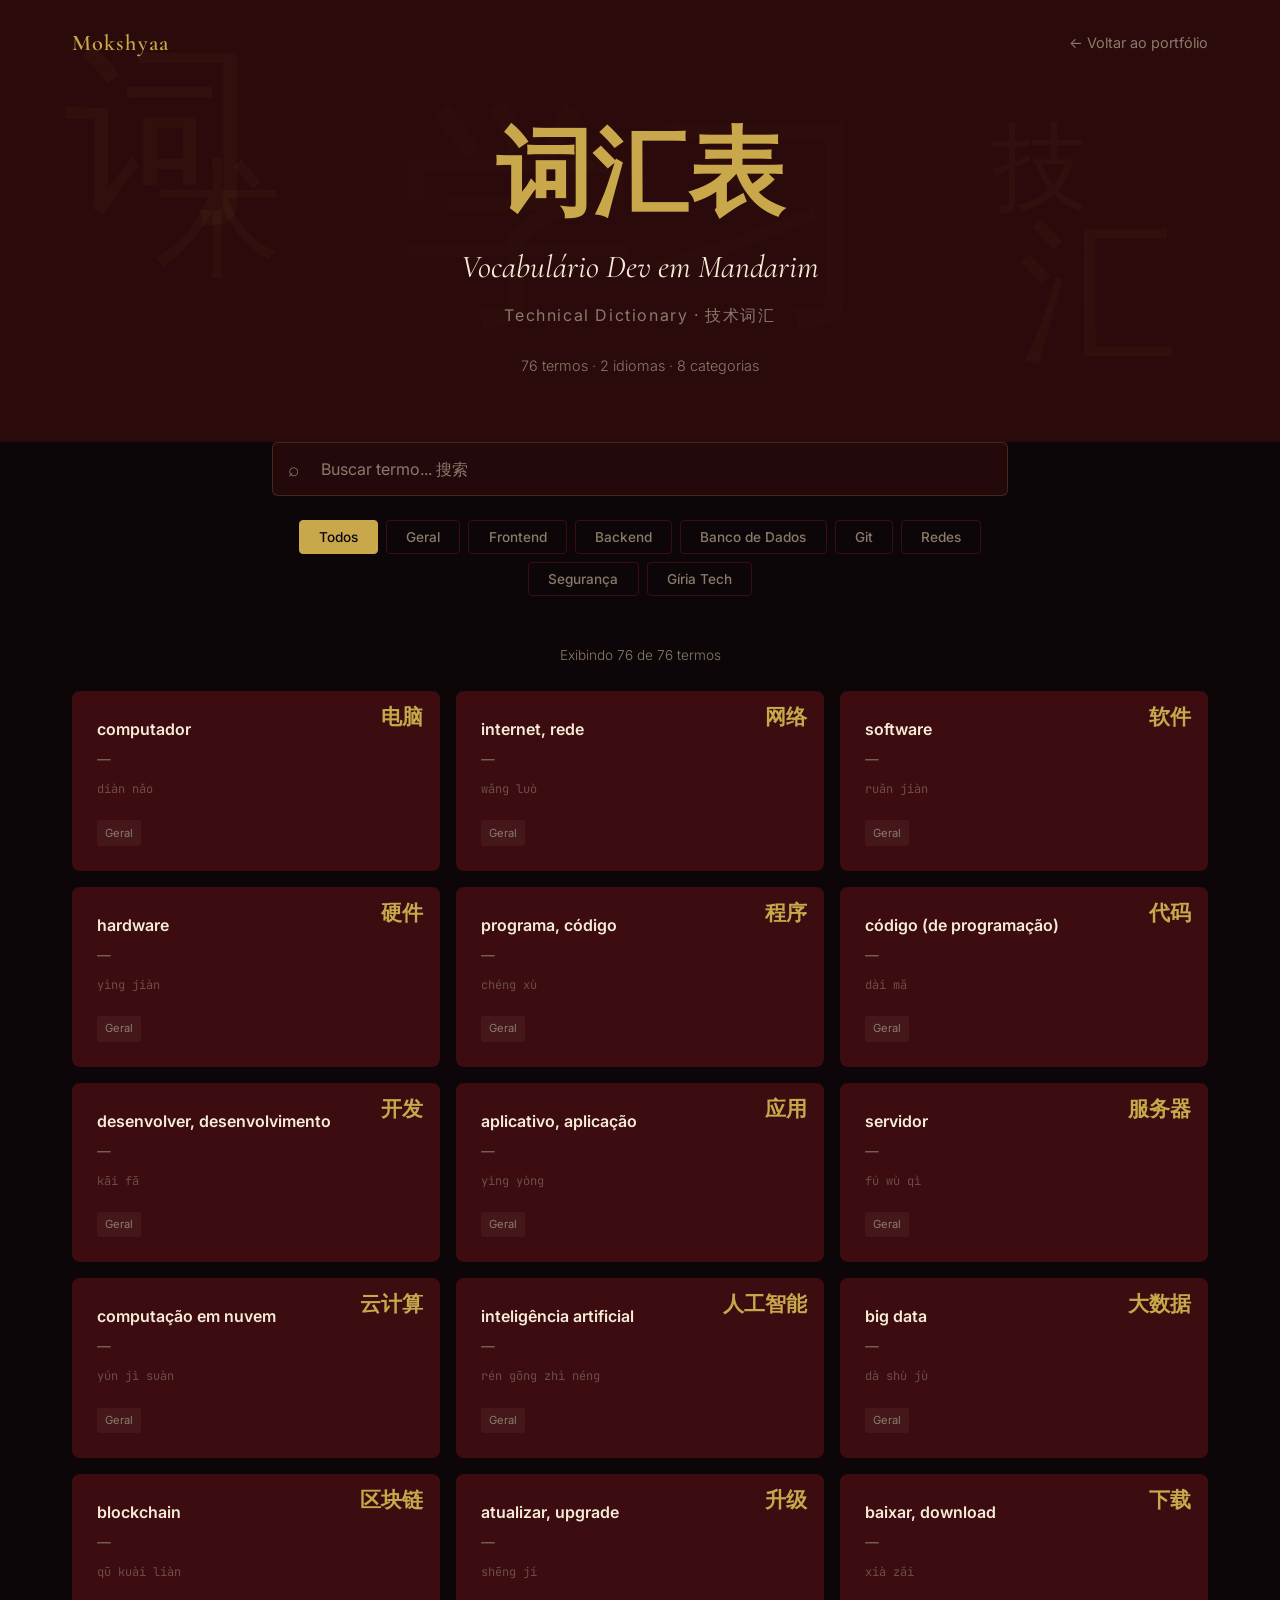
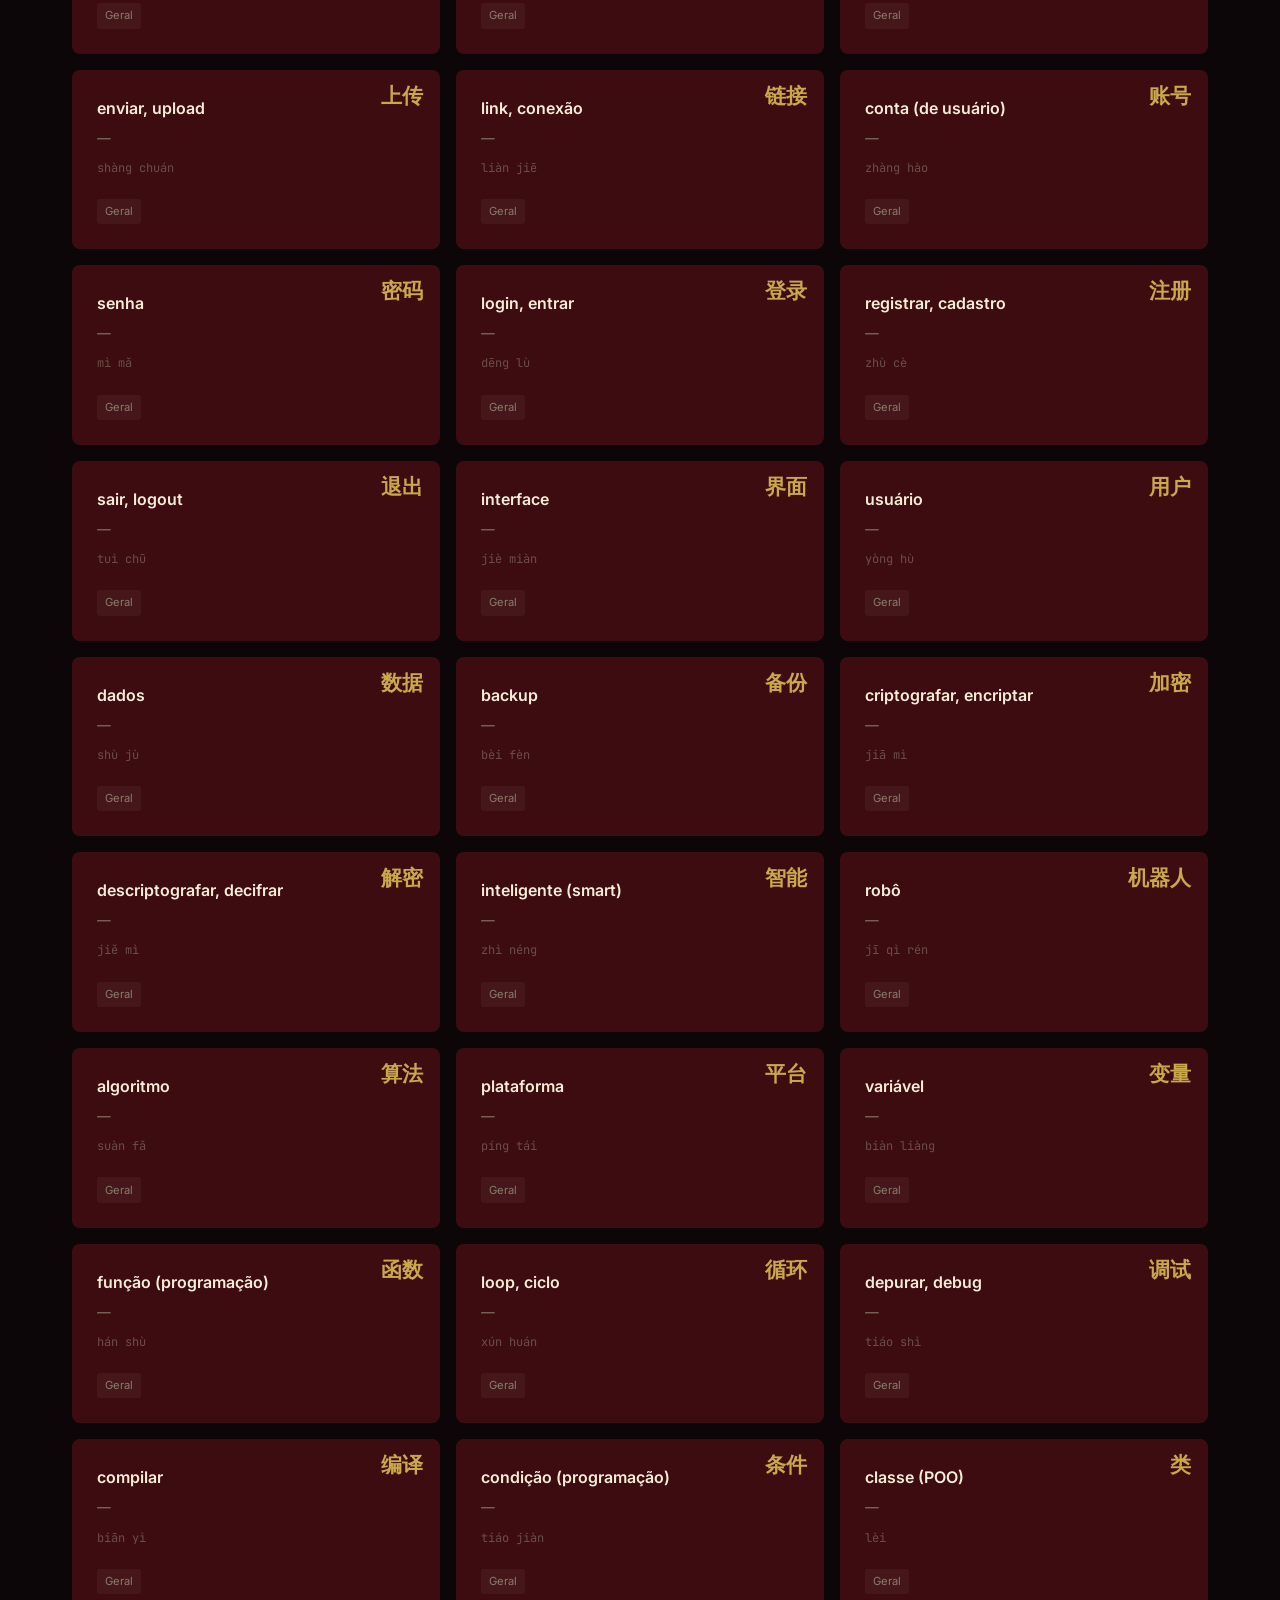
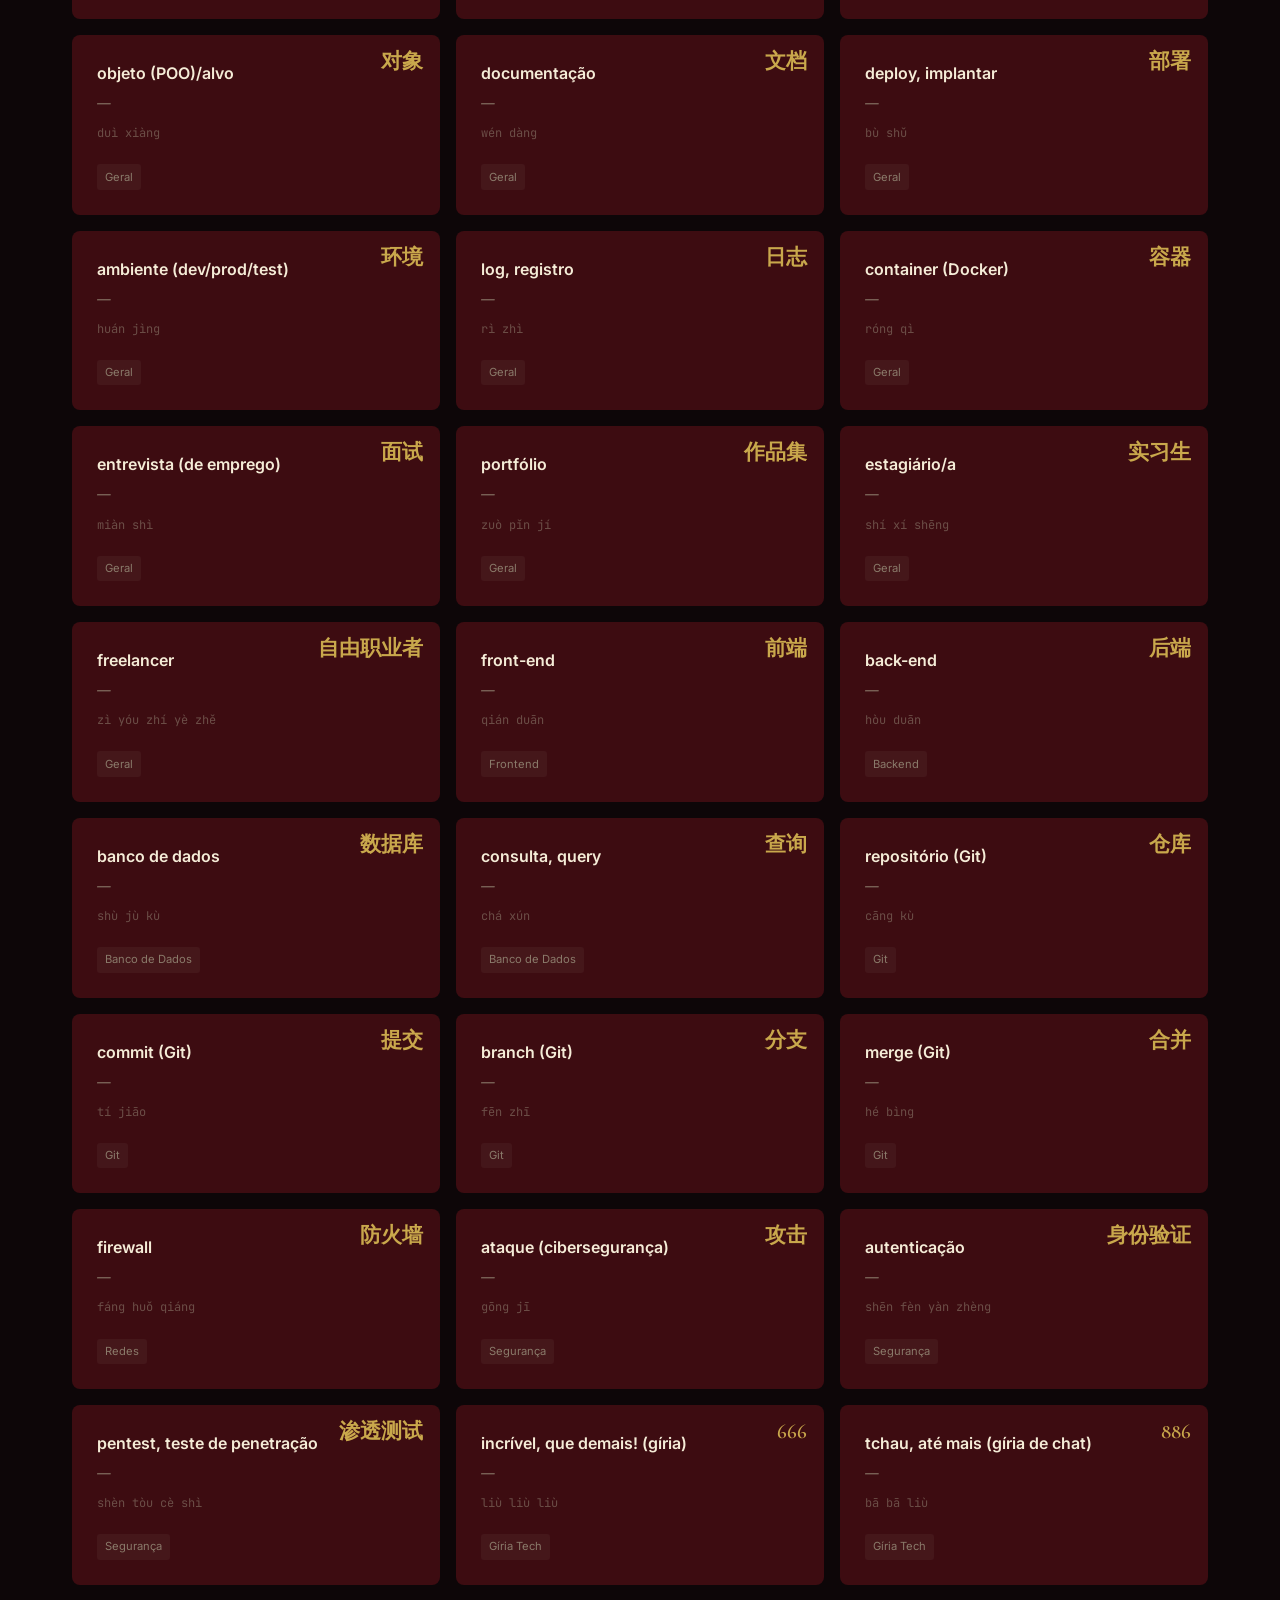
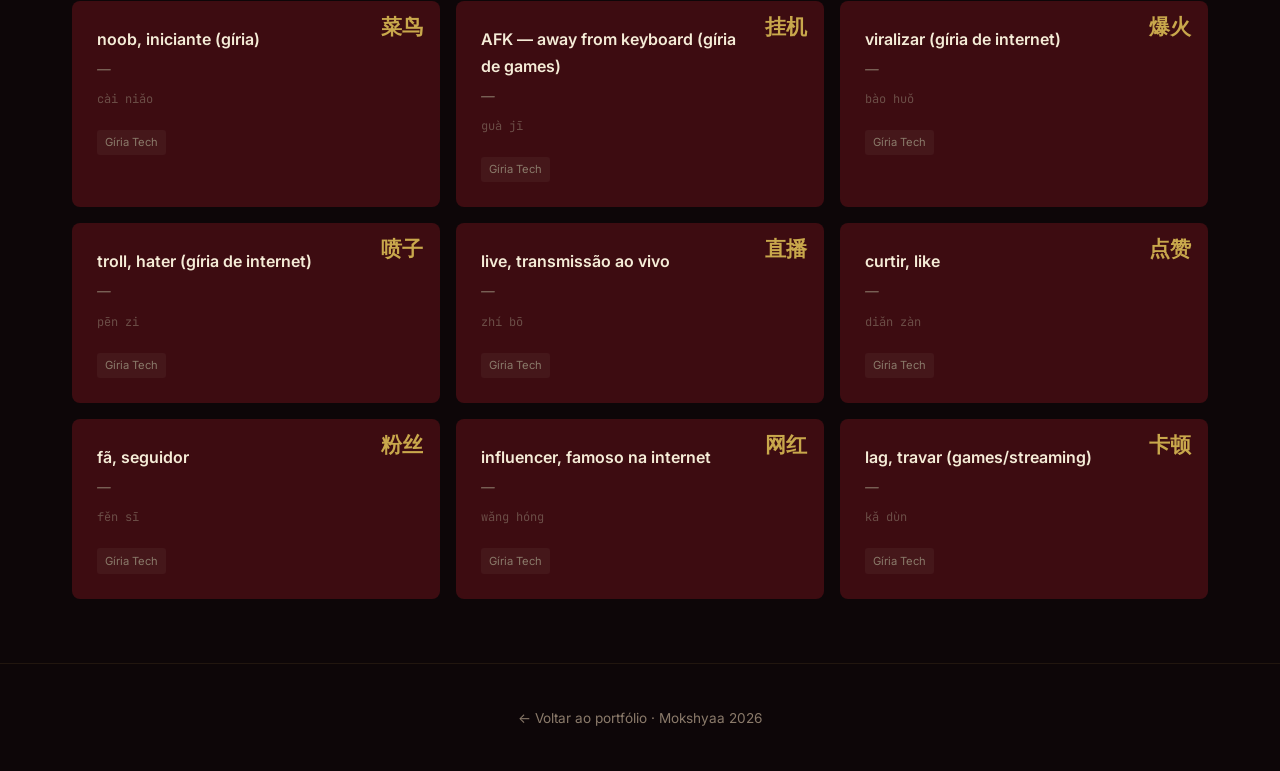
<file: vocabulário.html>
<!DOCTYPE html>
<html lang="pt-BR">
<head>
  <meta charset="UTF-8">
  <meta name="viewport" content="width=device-width, initial-scale=1.0">
  <meta name="description" content="Vocabulário Dev em Mandarim — 76 termos técnicos em PT · 中文">
  <meta name="author" content="Fernanda Romão">
  <meta name="theme-color" content="#0D0608">
  
  <meta property="og:title" content="词汇表 · Vocabulário Dev em Mandarim">
  <meta property="og:description" content="76 termos técnicos para desenvolvedores em Português e 中文">
  <meta property="og:type" content="website">
  
  <link rel="preconnect" href="https://fonts.googleapis.com">
  <link rel="preconnect" href="https://fonts.gstatic.com" crossorigin>
  <link href="https://fonts.googleapis.com/css2?family=Cormorant+Garamond:ital,wght@0,400;0,600;0,700;1,400;1,700&family=Inter:wght@300;400;500;600&family=JetBrains+Mono:wght@400&display=swap" rel="stylesheet">
  
  <title>词汇表 · Vocabulário Dev em Mandarim · Mokshyaa</title>
  
  <link rel="icon" href="data:image/svg+xml,<svg xmlns='http://www.w3.org/2000/svg' viewBox='0 0 100 100'><text y='.9em' font-size='90'>词</text></svg>">

  <style>
    /* ============================================
       === VARIÁVEIS ===
       ============================================ */
    :root {
      --bg-primary: #0D0608;
      --bg-surface: #3D0C11;
      --bg-deep: #2A0A0A;
      --text-primary: #F5ECD7;
      --text-muted: #8A7A6A;
      --accent-gold: #C9A84C;
      --accent-hover: #E2BC6A;
      --transition-fast: 200ms ease;
      --transition-mid: 300ms ease;
      --transition-slow: 600ms ease;
    }

    /* ============================================
       === RESET & BASE ===
       ============================================ */
    *,
    *::before,
    *::after {
      box-sizing: border-box;
      margin: 0;
      padding: 0;
    }

    html {
      scroll-behavior: smooth;
    }

    ::selection {
      background: #C9A84C;
      color: #0D0608;
    }

    body {
      font-family: 'Inter', sans-serif;
      background: var(--bg-primary);
      color: var(--text-primary);
      line-height: 1.7;
      overflow-x: hidden;
      -webkit-font-smoothing: antialiased;
      -moz-osx-font-smoothing: grayscale;
    }

    /* ============================================
       === NAVEGAÇÃO ===
       ============================================ */
    .vocab-nav {
      position: fixed;
      top: 0;
      width: 100%;
      z-index: 1000;
      padding: 1.5rem 0;
      transition: var(--transition-mid);
    }

    .vocab-nav.scrolled {
      backdrop-filter: blur(12px);
      -webkit-backdrop-filter: blur(12px);
      background: rgba(13, 6, 8, 0.85);
      border-bottom: 1px solid rgba(201, 168, 76, 0.1);
      padding: 1rem 0;
    }

    .nav-container {
      max-width: 1200px;
      margin: 0 auto;
      padding: 0 2rem;
      display: flex;
      align-items: center;
      justify-content: space-between;
    }

    .nav-logo {
      font-family: 'Cormorant Garamond', serif;
      font-weight: 600;
      font-size: 1.4rem;
      color: #C9A84C;
      text-decoration: none;
      letter-spacing: 0.05em;
    }

    .nav-back {
      font-family: 'Inter', sans-serif;
      font-weight: 400;
      font-size: 0.9rem;
      color: #8A7A6A;
      text-decoration: none;
      transition: var(--transition-fast);
      display: flex;
      align-items: center;
      gap: 0.5rem;
    }

    .nav-back:hover {
      color: #C9A84C;
    }

    /* ============================================
       === HERO ===
       ============================================ */
    .vocab-hero {
      min-height: 40vh;
      display: flex;
      align-items: center;
      justify-content: center;
      position: relative;
      overflow: hidden;
      background: var(--bg-deep);
      padding: 8rem 2rem 4rem;
    }

    /* Caracteres decorativos de fundo */
    .vocab-hero::before {
      content: '词';
      position: absolute;
      top: 10%;
      left: 5%;
      font-family: 'Cormorant Garamond', serif;
      font-size: 12rem;
      color: #C9A84C;
      opacity: 0.04;
      pointer-events: none;
      line-height: 1;
    }

    .vocab-hero::after {
      content: '汇';
      position: absolute;
      bottom: 15%;
      right: 8%;
      font-family: 'Cormorant Garamond', serif;
      font-size: 10rem;
      color: #C9A84C;
      opacity: 0.04;
      pointer-events: none;
      line-height: 1;
    }

    .hero-deco-1 {
      position: absolute;
      top: 20%;
      right: 15%;
      font-family: 'Cormorant Garamond', serif;
      font-size: 6rem;
      color: #C9A84C;
      opacity: 0.04;
      pointer-events: none;
    }

    .hero-deco-2 {
      position: absolute;
      bottom: 25%;
      left: 12%;
      font-family: 'Cormorant Garamond', serif;
      font-size: 8rem;
      color: #C9A84C;
      opacity: 0.04;
      pointer-events: none;
    }

    .hero-deco-3 {
      position: absolute;
      top: 50%;
      left: 50%;
      transform: translate(-50%, -50%);
      font-family: 'Cormorant Garamond', serif;
      font-size: 15rem;
      color: #C9A84C;
      opacity: 0.02;
      pointer-events: none;
      white-space: nowrap;
    }

    .hero-content {
      position: relative;
      z-index: 1;
      text-align: center;
    }

    .hero-title {
      font-family: 'Cormorant Garamond', serif;
      font-weight: 700;
      font-size: clamp(3rem, 8vw, 6rem);
      color: #C9A84C;
      line-height: 1;
      margin-bottom: 1rem;
      opacity: 0;
      transform: translateY(20px);
      animation: heroFadeIn 0.8s ease forwards;
    }

    .hero-subtitle {
      font-family: 'Cormorant Garamond', serif;
      font-style: italic;
      font-size: clamp(1.2rem, 3vw, 2rem);
      color: #F5ECD7;
      margin-bottom: 0.5rem;
      opacity: 0;
      transform: translateY(20px);
      animation: heroFadeIn 0.8s ease 0.2s forwards;
    }

    .hero-subtitle-2 {
      font-family: 'Inter', sans-serif;
      font-weight: 400;
      font-size: 1rem;
      color: #8A7A6A;
      letter-spacing: 0.1em;
      margin-bottom: 1.5rem;
      opacity: 0;
      transform: translateY(20px);
      animation: heroFadeIn 0.8s ease 0.4s forwards;
    }

    .hero-stats {
      font-family: 'Inter', sans-serif;
      font-weight: 300;
      font-size: 0.9rem;
      color: #8A7A6A;
      opacity: 0;
      transform: translateY(20px);
      animation: heroFadeIn 0.8s ease 0.6s forwards;
    }

    @keyframes heroFadeIn {
      to {
        opacity: 1;
        transform: translateY(0);
      }
    }

    /* ============================================
       === CONTROLES — BUSCA + FILTROS ===
       ============================================ */
    .vocab-controls {
      max-width: 800px;
      margin: 0 auto 3rem;
      padding: 0 2rem;
      display: flex;
      flex-direction: column;
      gap: 1.5rem;
    }

    .vocab-search-wrapper {
      position: relative;
    }

    #vocabSearch {
      width: 100%;
      background: rgba(61, 12, 17, 0.5);
      border: 1px solid rgba(201, 168, 76, 0.2);
      border-radius: 6px;
      padding: 1rem 1rem 1rem 3rem;
      color: #F5ECD7;
      font-family: 'Inter', sans-serif;
      font-weight: 400;
      font-size: 1rem;
      outline: none;
      transition: var(--transition-mid);
    }

    #vocabSearch:focus {
      border-color: #C9A84C;
      box-shadow: 0 0 0 3px rgba(201, 168, 76, 0.1);
    }

    #vocabSearch::placeholder {
      color: #8A7A6A;
    }

    .search-icon {
      position: absolute;
      left: 1rem;
      top: 50%;
      transform: translateY(-50%);
      color: #8A7A6A;
      font-size: 1.2rem;
      pointer-events: none;
      font-family: 'Inter', sans-serif;
    }

    .vocab-filters {
      display: flex;
      flex-wrap: wrap;
      gap: 0.5rem;
      justify-content: center;
    }

    .filter-btn {
      font-family: 'Inter', sans-serif;
      font-weight: 500;
      font-size: 0.85rem;
      padding: 0.5rem 1.2rem;
      border-radius: 4px;
      cursor: pointer;
      border: 1px solid var(--bg-surface);
      background: transparent;
      color: var(--text-muted);
      transition: var(--transition-fast);
    }

    .filter-btn:hover {
      border-color: rgba(201, 168, 76, 0.4);
      color: #F5ECD7;
    }

    .filter-btn.active {
      background: var(--accent-gold);
      color: #0D0608;
      border-color: var(--accent-gold);
    }

    /* ============================================
       === CONTADOR ===
       ============================================ */
    .vocab-count {
      font-family: 'Inter', sans-serif;
      font-weight: 300;
      font-size: 0.85rem;
      color: #8A7A6A;
      text-align: center;
      margin-bottom: 1.5rem;
      padding: 0 2rem;
    }

    .vocab-count-empty {
      font-family: 'Inter', sans-serif;
      font-weight: 300;
      font-size: 0.9rem;
      color: #8A7A6A;
      text-align: center;
      padding: 3rem 2rem;
      font-style: italic;
    }

    /* ============================================
       === GRID DE TERMOS ===
       ============================================ */
    .vocab-grid {
      display: grid;
      grid-template-columns: repeat(3, 1fr);
      gap: 1rem;
      max-width: 1200px;
      margin: 0 auto;
      padding: 0 2rem 4rem;
    }

    .vocab-card {
      background: var(--bg-surface);
      border-radius: 8px;
      padding: 1.5rem;
      border: 1px solid transparent;
      transition: var(--transition-fast);
      position: relative;
      opacity: 0;
      transform: translateY(10px);
    }

    .vocab-card.reveal.visible {
      opacity: 1;
      transform: translateY(0);
      transition: opacity 400ms ease, transform 400ms ease, border-color 200ms ease;
    }

    .vocab-card:hover {
      border-color: rgba(201, 168, 76, 0.3);
      transform: translateY(-2px);
    }

    .vocab-card.hidden {
      display: none;
    }

    .vocab-zh {
      font-family: 'Cormorant Garamond', serif;
      font-weight: 600;
      font-size: 1.3rem;
      color: #C9A84C;
      position: absolute;
      top: 1rem;
      right: 1rem;
      line-height: 1;
    }

    .vocab-pt {
      font-family: 'Inter', sans-serif;
      font-weight: 600;
      font-size: 1rem;
      color: #F5ECD7;
      margin-bottom: 0.3rem;
      padding-right: 3rem;
    }

    .vocab-en {
      font-family: 'Inter', sans-serif;
      font-weight: 400;
      font-size: 0.85rem;
      color: #8A7A6A;
      margin-bottom: 0.5rem;
      font-style: italic;
    }

    .vocab-pinyin {
      font-family: 'JetBrains Mono', monospace;
      font-size: 0.75rem;
      color: rgba(138, 122, 106, 0.6);
      margin-bottom: 0.8rem;
    }

    .vocab-category-badge {
      font-family: 'Inter', sans-serif;
      font-weight: 400;
      font-size: 0.7rem;
      color: #8A7A6A;
      background: rgba(138, 122, 106, 0.1);
      border-radius: 3px;
      padding: 0.2rem 0.5rem;
      display: inline-block;
      margin-top: 0.5rem;
    }

    /* ============================================
       === RODAPÉ ===
       ============================================ */
    .vocab-footer {
      padding: 2.5rem 0;
      border-top: 1px solid rgba(201, 168, 76, 0.1);
      text-align: center;
    }

    .vocab-footer a {
      font-family: 'Inter', sans-serif;
      font-weight: 400;
      font-size: 0.85rem;
      color: #8A7A6A;
      text-decoration: none;
      transition: var(--transition-fast);
    }

    .vocab-footer a:hover {
      color: #C9A84C;
    }

    /* ============================================
       === SCROLL TO TOP ===
       ============================================ */
    .scroll-top-btn {
      position: fixed;
      bottom: 2rem;
      right: 2rem;
      width: 44px;
      height: 44px;
      border-radius: 50%;
      border: 1px solid rgba(201, 168, 76, 0.4);
      background: rgba(13, 6, 8, 0.8);
      backdrop-filter: blur(8px);
      -webkit-backdrop-filter: blur(8px);
      color: #C9A84C;
      cursor: pointer;
      display: flex;
      align-items: center;
      justify-content: center;
      z-index: 100;
      opacity: 0;
      visibility: hidden;
      transition: opacity 300ms ease, visibility 300ms ease, transform 300ms ease;
    }

    .scroll-top-btn.visible {
      opacity: 1;
      visibility: visible;
    }

    .scroll-top-btn:hover {
      border-color: #C9A84C;
      transform: translateY(-2px);
    }

    /* ============================================
       === RESPONSIVO ===
       ============================================ */
    @media (max-width: 1024px) {
      .vocab-grid {
        grid-template-columns: repeat(2, 1fr);
      }
    }

    @media (max-width: 768px) {
      .vocab-hero {
        min-height: 50vw;
        padding: 6rem 1.5rem 3rem;
      }

      .vocab-grid {
        grid-template-columns: 1fr;
      }

      .vocab-filters {
        overflow-x: auto;
        flex-wrap: nowrap;
        justify-content: flex-start;
        padding-bottom: 0.5rem;
        -webkit-overflow-scrolling: touch;
      }

      .filter-btn {
        white-space: nowrap;
        flex-shrink: 0;
      }

      .vocab-controls {
        padding: 0 1.5rem;
      }

      .vocab-grid {
        padding: 0 1.5rem 3rem;
      }

      .vocab-zh {
        position: static;
        display: block;
        margin-top: 0.5rem;
        margin-bottom: 0.5rem;
      }

      .vocab-pt {
        padding-right: 0;
      }

      .scroll-top-btn {
        bottom: 1.5rem;
        right: 1.5rem;
        width: 40px;
        height: 40px;
      }
    }

    @media (max-width: 480px) {
      #vocabSearch {
        font-size: 0.9rem;
      }

      .hero-deco-1,
      .hero-deco-2,
      .hero-deco-3,
      .vocab-hero::before,
      .vocab-hero::after {
        display: none;
      }
    }
  </style>
</head>

<body>
  <!-- ==========================================
       NAVEGAÇÃO
       ========================================== -->
  <nav class="vocab-nav" id="vocabNav">
    <div class="nav-container">
      <a href="index.html" class="nav-logo">Mokshyaa</a>
      <a href="index.html" class="nav-back">← Voltar ao portfólio</a>
    </div>
  </nav>

  <!-- ==========================================
       HERO
       ========================================== -->
  <header class="vocab-hero">
    <div class="hero-deco-1">技</div>
    <div class="hero-deco-2">术</div>
    <div class="hero-deco-3">学习</div>
    
    <div class="hero-content">
      <h1 class="hero-title">词汇表</h1>
      <p class="hero-subtitle">Vocabulário Dev em Mandarim</p>
      <p class="hero-subtitle-2">Technical Dictionary · 技术词汇</p>
      <p class="hero-stats">76 termos · 2 idiomas · 8 categorias</p>
    </div>
  </header>

  <!-- ==========================================
       CONTROLES — BUSCA + FILTROS
       ========================================== -->
  <div class="vocab-controls">
    <div class="vocab-search-wrapper">
      <span class="search-icon">⌕</span>
      <input 
        type="search" 
        id="vocabSearch" 
        placeholder="Buscar termo... 搜索"
        aria-label="Buscar no vocabulário"
        autocomplete="off"
      >
    </div>
    
    <div class="vocab-filters" id="vocabFilters">
      <button class="filter-btn active" data-filter="all">Todos</button>
      <button class="filter-btn" data-filter="geral">Geral</button>
      <button class="filter-btn" data-filter="frontend">Frontend</button>
      <button class="filter-btn" data-filter="backend">Backend</button>
      <button class="filter-btn" data-filter="banco-de-dados">Banco de Dados</button>
      <button class="filter-btn" data-filter="git">Git</button>
      <button class="filter-btn" data-filter="redes">Redes</button>
      <button class="filter-btn" data-filter="seguranca">Segurança</button>
      <button class="filter-btn" data-filter="giria">Gíria Tech</button>
    </div>
  </div>

  <!-- ==========================================
       CONTADOR
       ========================================== -->
  <p class="vocab-count" id="vocabCount">Exibindo 76 de 76 termos</p>
  <p class="vocab-count-empty" id="vocabEmpty" hidden>
    Nenhum termo encontrado · 没有找到
  </p>

  <!-- ==========================================
       GRID DE TERMOS
       ========================================== -->
  <main class="vocab-grid" id="vocabGrid">
    
    <!-- === GERAL (53 termos) === -->
    
    <article class="vocab-card reveal" data-category="geral" data-pt="电脑" data-zh="电脑" data-pinyin="diàn nǎo">
      <div class="vocab-zh">电脑</div>
      <div class="vocab-pt">computador</div>
      <div class="vocab-en">—</div>
      <div class="vocab-pinyin">diàn nǎo</div>
      <span class="vocab-category-badge">Geral</span>
    </article>

    <article class="vocab-card reveal" data-category="geral" data-pt="网络" data-zh="网络" data-pinyin="wǎng luò">
      <div class="vocab-zh">网络</div>
      <div class="vocab-pt">internet, rede</div>
      <div class="vocab-en">—</div>
      <div class="vocab-pinyin">wǎng luò</div>
      <span class="vocab-category-badge">Geral</span>
    </article>

    <article class="vocab-card reveal" data-category="geral" data-pt="软件" data-zh="软件" data-pinyin="ruǎn jiàn">
      <div class="vocab-zh">软件</div>
      <div class="vocab-pt">software</div>
      <div class="vocab-en">—</div>
      <div class="vocab-pinyin">ruǎn jiàn</div>
      <span class="vocab-category-badge">Geral</span>
    </article>

    <article class="vocab-card reveal" data-category="geral" data-pt="硬件" data-zh="硬件" data-pinyin="yìng jiàn">
      <div class="vocab-zh">硬件</div>
      <div class="vocab-pt">hardware</div>
      <div class="vocab-en">—</div>
      <div class="vocab-pinyin">yìng jiàn</div>
      <span class="vocab-category-badge">Geral</span>
    </article>

    <article class="vocab-card reveal" data-category="geral" data-pt="程序" data-zh="程序" data-pinyin="chéng xù">
      <div class="vocab-zh">程序</div>
      <div class="vocab-pt">programa, código</div>
      <div class="vocab-en">—</div>
      <div class="vocab-pinyin">chéng xù</div>
      <span class="vocab-category-badge">Geral</span>
    </article>

    <article class="vocab-card reveal" data-category="geral" data-pt="代码" data-zh="代码" data-pinyin="dài mǎ">
      <div class="vocab-zh">代码</div>
      <div class="vocab-pt">código (de programação)</div>
      <div class="vocab-en">—</div>
      <div class="vocab-pinyin">dài mǎ</div>
      <span class="vocab-category-badge">Geral</span>
    </article>

    <article class="vocab-card reveal" data-category="geral" data-pt="开发" data-zh="开发" data-pinyin="kāi fā">
      <div class="vocab-zh">开发</div>
      <div class="vocab-pt">desenvolver, desenvolvimento</div>
      <div class="vocab-en">—</div>
      <div class="vocab-pinyin">kāi fā</div>
      <span class="vocab-category-badge">Geral</span>
    </article>

    <article class="vocab-card reveal" data-category="geral" data-pt="应用" data-zh="应用" data-pinyin="yìng yòng">
      <div class="vocab-zh">应用</div>
      <div class="vocab-pt">aplicativo, aplicação</div>
      <div class="vocab-en">—</div>
      <div class="vocab-pinyin">yìng yòng</div>
      <span class="vocab-category-badge">Geral</span>
    </article>

    <article class="vocab-card reveal" data-category="geral" data-pt="服务器" data-zh="服务器" data-pinyin="fú wù qì">
      <div class="vocab-zh">服务器</div>
      <div class="vocab-pt">servidor</div>
      <div class="vocab-en">—</div>
      <div class="vocab-pinyin">fú wù qì</div>
      <span class="vocab-category-badge">Geral</span>
    </article>

    <article class="vocab-card reveal" data-category="geral" data-pt="云计算" data-zh="云计算" data-pinyin="yún jì suàn">
      <div class="vocab-zh">云计算</div>
      <div class="vocab-pt">computação em nuvem</div>
      <div class="vocab-en">—</div>
      <div class="vocab-pinyin">yún jì suàn</div>
      <span class="vocab-category-badge">Geral</span>
    </article>

    <article class="vocab-card reveal" data-category="geral" data-pt="人工智能" data-zh="人工智能" data-pinyin="rén gōng zhì néng">
      <div class="vocab-zh">人工智能</div>
      <div class="vocab-pt">inteligência artificial</div>
      <div class="vocab-en">—</div>
      <div class="vocab-pinyin">rén gōng zhì néng</div>
      <span class="vocab-category-badge">Geral</span>
    </article>

    <article class="vocab-card reveal" data-category="geral" data-pt="大数据" data-zh="大数据" data-pinyin="dà shù jù">
      <div class="vocab-zh">大数据</div>
      <div class="vocab-pt">big data</div>
      <div class="vocab-en">—</div>
      <div class="vocab-pinyin">dà shù jù</div>
      <span class="vocab-category-badge">Geral</span>
    </article>

    <article class="vocab-card reveal" data-category="geral" data-pt="区块链" data-zh="区块链" data-pinyin="qū kuài liàn">
      <div class="vocab-zh">区块链</div>
      <div class="vocab-pt">blockchain</div>
      <div class="vocab-en">—</div>
      <div class="vocab-pinyin">qū kuài liàn</div>
      <span class="vocab-category-badge">Geral</span>
    </article>

    <article class="vocab-card reveal" data-category="geral" data-pt="升级" data-zh="升级" data-pinyin="shēng jí">
      <div class="vocab-zh">升级</div>
      <div class="vocab-pt">atualizar, upgrade</div>
      <div class="vocab-en">—</div>
      <div class="vocab-pinyin">shēng jí</div>
      <span class="vocab-category-badge">Geral</span>
    </article>

    <article class="vocab-card reveal" data-category="geral" data-pt="下载" data-zh="下载" data-pinyin="xià zǎi">
      <div class="vocab-zh">下载</div>
      <div class="vocab-pt">baixar, download</div>
      <div class="vocab-en">—</div>
      <div class="vocab-pinyin">xià zǎi</div>
      <span class="vocab-category-badge">Geral</span>
    </article>

    <article class="vocab-card reveal" data-category="geral" data-pt="上传" data-zh="上传" data-pinyin="shàng chuán">
      <div class="vocab-zh">上传</div>
      <div class="vocab-pt">enviar, upload</div>
      <div class="vocab-en">—</div>
      <div class="vocab-pinyin">shàng chuán</div>
      <span class="vocab-category-badge">Geral</span>
    </article>

    <article class="vocab-card reveal" data-category="geral" data-pt="链接" data-zh="链接" data-pinyin="liàn jiē">
      <div class="vocab-zh">链接</div>
      <div class="vocab-pt">link, conexão</div>
      <div class="vocab-en">—</div>
      <div class="vocab-pinyin">liàn jiē</div>
      <span class="vocab-category-badge">Geral</span>
    </article>

    <article class="vocab-card reveal" data-category="geral" data-pt="账号" data-zh="账号" data-pinyin="zhàng hào">
      <div class="vocab-zh">账号</div>
      <div class="vocab-pt">conta (de usuário)</div>
      <div class="vocab-en">—</div>
      <div class="vocab-pinyin">zhàng hào</div>
      <span class="vocab-category-badge">Geral</span>
    </article>

    <article class="vocab-card reveal" data-category="geral" data-pt="密码" data-zh="密码" data-pinyin="mì mǎ">
      <div class="vocab-zh">密码</div>
      <div class="vocab-pt">senha</div>
      <div class="vocab-en">—</div>
      <div class="vocab-pinyin">mì mǎ</div>
      <span class="vocab-category-badge">Geral</span>
    </article>

    <article class="vocab-card reveal" data-category="geral" data-pt="登录" data-zh="登录" data-pinyin="dēng lù">
      <div class="vocab-zh">登录</div>
      <div class="vocab-pt">login, entrar</div>
      <div class="vocab-en">—</div>
      <div class="vocab-pinyin">dēng lù</div>
      <span class="vocab-category-badge">Geral</span>
    </article>

    <article class="vocab-card reveal" data-category="geral" data-pt="注册" data-zh="注册" data-pinyin="zhù cè">
      <div class="vocab-zh">注册</div>
      <div class="vocab-pt">registrar, cadastro</div>
      <div class="vocab-en">—</div>
      <div class="vocab-pinyin">zhù cè</div>
      <span class="vocab-category-badge">Geral</span>
    </article>

    <article class="vocab-card reveal" data-category="geral" data-pt="退出" data-zh="退出" data-pinyin="tuì chū">
      <div class="vocab-zh">退出</div>
      <div class="vocab-pt">sair, logout</div>
      <div class="vocab-en">—</div>
      <div class="vocab-pinyin">tuì chū</div>
      <span class="vocab-category-badge">Geral</span>
    </article>

    <article class="vocab-card reveal" data-category="geral" data-pt="界面" data-zh="界面" data-pinyin="jiè miàn">
      <div class="vocab-zh">界面</div>
      <div class="vocab-pt">interface</div>
      <div class="vocab-en">—</div>
      <div class="vocab-pinyin">jiè miàn</div>
      <span class="vocab-category-badge">Geral</span>
    </article>

    <article class="vocab-card reveal" data-category="geral" data-pt="用户" data-zh="用户" data-pinyin="yòng hù">
      <div class="vocab-zh">用户</div>
      <div class="vocab-pt">usuário</div>
      <div class="vocab-en">—</div>
      <div class="vocab-pinyin">yòng hù</div>
      <span class="vocab-category-badge">Geral</span>
    </article>

    <article class="vocab-card reveal" data-category="geral" data-pt="数据" data-zh="数据" data-pinyin="shù jù">
      <div class="vocab-zh">数据</div>
      <div class="vocab-pt">dados</div>
      <div class="vocab-en">—</div>
      <div class="vocab-pinyin">shù jù</div>
      <span class="vocab-category-badge">Geral</span>
    </article>

    <article class="vocab-card reveal" data-category="geral" data-pt="备份" data-zh="备份" data-pinyin="bèi fèn">
      <div class="vocab-zh">备份</div>
      <div class="vocab-pt">backup</div>
      <div class="vocab-en">—</div>
      <div class="vocab-pinyin">bèi fèn</div>
      <span class="vocab-category-badge">Geral</span>
    </article>

    <article class="vocab-card reveal" data-category="geral" data-pt="加密" data-zh="加密" data-pinyin="jiā mì">
      <div class="vocab-zh">加密</div>
      <div class="vocab-pt">criptografar, encriptar</div>
      <div class="vocab-en">—</div>
      <div class="vocab-pinyin">jiā mì</div>
      <span class="vocab-category-badge">Geral</span>
    </article>

    <article class="vocab-card reveal" data-category="geral" data-pt="解密" data-zh="解密" data-pinyin="jiě mì">
      <div class="vocab-zh">解密</div>
      <div class="vocab-pt">descriptografar, decifrar</div>
      <div class="vocab-en">—</div>
      <div class="vocab-pinyin">jiě mì</div>
      <span class="vocab-category-badge">Geral</span>
    </article>

    <article class="vocab-card reveal" data-category="geral" data-pt="智能" data-zh="智能" data-pinyin="zhì néng">
      <div class="vocab-zh">智能</div>
      <div class="vocab-pt">inteligente (smart)</div>
      <div class="vocab-en">—</div>
      <div class="vocab-pinyin">zhì néng</div>
      <span class="vocab-category-badge">Geral</span>
    </article>

    <article class="vocab-card reveal" data-category="geral" data-pt="机器人" data-zh="机器人" data-pinyin="jī qì rén">
      <div class="vocab-zh">机器人</div>
      <div class="vocab-pt">robô</div>
      <div class="vocab-en">—</div>
      <div class="vocab-pinyin">jī qì rén</div>
      <span class="vocab-category-badge">Geral</span>
    </article>

    <article class="vocab-card reveal" data-category="geral" data-pt="算法" data-zh="算法" data-pinyin="suàn fǎ">
      <div class="vocab-zh">算法</div>
      <div class="vocab-pt">algoritmo</div>
      <div class="vocab-en">—</div>
      <div class="vocab-pinyin">suàn fǎ</div>
      <span class="vocab-category-badge">Geral</span>
    </article>

    <article class="vocab-card reveal" data-category="geral" data-pt="平台" data-zh="平台" data-pinyin="píng tái">
      <div class="vocab-zh">平台</div>
      <div class="vocab-pt">plataforma</div>
      <div class="vocab-en">—</div>
      <div class="vocab-pinyin">píng tái</div>
      <span class="vocab-category-badge">Geral</span>
    </article>

    <article class="vocab-card reveal" data-category="geral" data-pt="变量" data-zh="变量" data-pinyin="biàn liàng">
      <div class="vocab-zh">变量</div>
      <div class="vocab-pt">variável</div>
      <div class="vocab-en">—</div>
      <div class="vocab-pinyin">biàn liàng</div>
      <span class="vocab-category-badge">Geral</span>
    </article>

    <article class="vocab-card reveal" data-category="geral" data-pt="函数" data-zh="函数" data-pinyin="hán shù">
      <div class="vocab-zh">函数</div>
      <div class="vocab-pt">função (programação)</div>
      <div class="vocab-en">—</div>
      <div class="vocab-pinyin">hán shù</div>
      <span class="vocab-category-badge">Geral</span>
    </article>

    <article class="vocab-card reveal" data-category="geral" data-pt="循环" data-zh="循环" data-pinyin="xún huán">
      <div class="vocab-zh">循环</div>
      <div class="vocab-pt">loop, ciclo</div>
      <div class="vocab-en">—</div>
      <div class="vocab-pinyin">xún huán</div>
      <span class="vocab-category-badge">Geral</span>
    </article>

    <article class="vocab-card reveal" data-category="geral" data-pt="调试" data-zh="调试" data-pinyin="tiáo shì">
      <div class="vocab-zh">调试</div>
      <div class="vocab-pt">depurar, debug</div>
      <div class="vocab-en">—</div>
      <div class="vocab-pinyin">tiáo shì</div>
      <span class="vocab-category-badge">Geral</span>
    </article>

    <article class="vocab-card reveal" data-category="geral" data-pt="编译" data-zh="编译" data-pinyin="biān yì">
      <div class="vocab-zh">编译</div>
      <div class="vocab-pt">compilar</div>
      <div class="vocab-en">—</div>
      <div class="vocab-pinyin">biān yì</div>
      <span class="vocab-category-badge">Geral</span>
    </article>

    <article class="vocab-card reveal" data-category="geral" data-pt="条件" data-zh="条件" data-pinyin="tiáo jiàn">
      <div class="vocab-zh">条件</div>
      <div class="vocab-pt">condição (programação)</div>
      <div class="vocab-en">—</div>
      <div class="vocab-pinyin">tiáo jiàn</div>
      <span class="vocab-category-badge">Geral</span>
    </article>

    <article class="vocab-card reveal" data-category="geral" data-pt="类" data-zh="类" data-pinyin="lèi">
      <div class="vocab-zh">类</div>
      <div class="vocab-pt">classe (POO)</div>
      <div class="vocab-en">—</div>
      <div class="vocab-pinyin">lèi</div>
      <span class="vocab-category-badge">Geral</span>
    </article>

    <article class="vocab-card reveal" data-category="geral" data-pt="对象" data-zh="对象" data-pinyin="duì xiàng">
      <div class="vocab-zh">对象</div>
      <div class="vocab-pt">objeto (POO)/alvo</div>
      <div class="vocab-en">—</div>
      <div class="vocab-pinyin">duì xiàng</div>
      <span class="vocab-category-badge">Geral</span>
    </article>

    <article class="vocab-card reveal" data-category="geral" data-pt="文档" data-zh="文档" data-pinyin="wén dàng">
      <div class="vocab-zh">文档</div>
      <div class="vocab-pt">documentação</div>
      <div class="vocab-en">—</div>
      <div class="vocab-pinyin">wén dàng</div>
      <span class="vocab-category-badge">Geral</span>
    </article>

    <article class="vocab-card reveal" data-category="geral" data-pt="部署" data-zh="部署" data-pinyin="bù shǔ">
      <div class="vocab-zh">部署</div>
      <div class="vocab-pt">deploy, implantar</div>
      <div class="vocab-en">—</div>
      <div class="vocab-pinyin">bù shǔ</div>
      <span class="vocab-category-badge">Geral</span>
    </article>

    <article class="vocab-card reveal" data-category="geral" data-pt="环境" data-zh="环境" data-pinyin="huán jìng">
      <div class="vocab-zh">环境</div>
      <div class="vocab-pt">ambiente (dev/prod/test)</div>
      <div class="vocab-en">—</div>
      <div class="vocab-pinyin">huán jìng</div>
      <span class="vocab-category-badge">Geral</span>
    </article>

    <article class="vocab-card reveal" data-category="geral" data-pt="日志" data-zh="日志" data-pinyin="rì zhì">
      <div class="vocab-zh">日志</div>
      <div class="vocab-pt">log, registro</div>
      <div class="vocab-en">—</div>
      <div class="vocab-pinyin">rì zhì</div>
      <span class="vocab-category-badge">Geral</span>
    </article>

    <article class="vocab-card reveal" data-category="geral" data-pt="容器" data-zh="容器" data-pinyin="róng qì">
      <div class="vocab-zh">容器</div>
      <div class="vocab-pt">container (Docker)</div>
      <div class="vocab-en">—</div>
      <div class="vocab-pinyin">róng qì</div>
      <span class="vocab-category-badge">Geral</span>
    </article>

    <article class="vocab-card reveal" data-category="geral" data-pt="面试" data-zh="面试" data-pinyin="miàn shì">
      <div class="vocab-zh">面试</div>
      <div class="vocab-pt">entrevista (de emprego)</div>
      <div class="vocab-en">—</div>
      <div class="vocab-pinyin">miàn shì</div>
      <span class="vocab-category-badge">Geral</span>
    </article>

    <article class="vocab-card reveal" data-category="geral" data-pt="作品集" data-zh="作品集" data-pinyin="zuò pǐn jí">
      <div class="vocab-zh">作品集</div>
      <div class="vocab-pt">portfólio</div>
      <div class="vocab-en">—</div>
      <div class="vocab-pinyin">zuò pǐn jí</div>
      <span class="vocab-category-badge">Geral</span>
    </article>

    <article class="vocab-card reveal" data-category="geral" data-pt="实习生" data-zh="实习生" data-pinyin="shí xí shēng">
      <div class="vocab-zh">实习生</div>
      <div class="vocab-pt">estagiário/a</div>
      <div class="vocab-en">—</div>
      <div class="vocab-pinyin">shí xí shēng</div>
      <span class="vocab-category-badge">Geral</span>
    </article>

    <article class="vocab-card reveal" data-category="geral" data-pt="自由职业者" data-zh="自由职业者" data-pinyin="zì yóu zhí yè zhě">
      <div class="vocab-zh">自由职业者</div>
      <div class="vocab-pt">freelancer</div>
      <div class="vocab-en">—</div>
      <div class="vocab-pinyin">zì yóu zhí yè zhě</div>
      <span class="vocab-category-badge">Geral</span>
    </article>

    <!-- === FRONTEND (1 termo) === -->

    <article class="vocab-card reveal" data-category="frontend" data-pt="前端" data-zh="前端" data-pinyin="qián duān">
      <div class="vocab-zh">前端</div>
      <div class="vocab-pt">front-end</div>
      <div class="vocab-en">—</div>
      <div class="vocab-pinyin">qián duān</div>
      <span class="vocab-category-badge">Frontend</span>
    </article>

    <!-- === BACKEND (1 termo) === -->

    <article class="vocab-card reveal" data-category="backend" data-pt="后端" data-zh="后端" data-pinyin="hòu duān">
      <div class="vocab-zh">后端</div>
      <div class="vocab-pt">back-end</div>
      <div class="vocab-en">—</div>
      <div class="vocab-pinyin">hòu duān</div>
      <span class="vocab-category-badge">Backend</span>
    </article>

    <!-- === BANCO DE DADOS (2 termos) === -->

    <article class="vocab-card reveal" data-category="banco-de-dados" data-pt="数据库" data-zh="数据库" data-pinyin="shù jù kù">
      <div class="vocab-zh">数据库</div>
      <div class="vocab-pt">banco de dados</div>
      <div class="vocab-en">—</div>
      <div class="vocab-pinyin">shù jù kù</div>
      <span class="vocab-category-badge">Banco de Dados</span>
    </article>

    <article class="vocab-card reveal" data-category="banco-de-dados" data-pt="查询" data-zh="查询" data-pinyin="chá xún">
      <div class="vocab-zh">查询</div>
      <div class="vocab-pt">consulta, query</div>
      <div class="vocab-en">—</div>
      <div class="vocab-pinyin">chá xún</div>
      <span class="vocab-category-badge">Banco de Dados</span>
    </article>

    <!-- === GIT (4 termos) === -->

    <article class="vocab-card reveal" data-category="git" data-pt="仓库" data-zh="仓库" data-pinyin="cāng kù">
      <div class="vocab-zh">仓库</div>
      <div class="vocab-pt">repositório (Git)</div>
      <div class="vocab-en">—</div>
      <div class="vocab-pinyin">cāng kù</div>
      <span class="vocab-category-badge">Git</span>
    </article>

    <article class="vocab-card reveal" data-category="git" data-pt="提交" data-zh="提交" data-pinyin="tí jiāo">
      <div class="vocab-zh">提交</div>
      <div class="vocab-pt">commit (Git)</div>
      <div class="vocab-en">—</div>
      <div class="vocab-pinyin">tí jiāo</div>
      <span class="vocab-category-badge">Git</span>
    </article>

    <article class="vocab-card reveal" data-category="git" data-pt="分支" data-zh="分支" data-pinyin="fēn zhī">
      <div class="vocab-zh">分支</div>
      <div class="vocab-pt">branch (Git)</div>
      <div class="vocab-en">—</div>
      <div class="vocab-pinyin">fēn zhī</div>
      <span class="vocab-category-badge">Git</span>
    </article>

    <article class="vocab-card reveal" data-category="git" data-pt="合并" data-zh="合并" data-pinyin="hé bìng">
      <div class="vocab-zh">合并</div>
      <div class="vocab-pt">merge (Git)</div>
      <div class="vocab-en">—</div>
      <div class="vocab-pinyin">hé bìng</div>
      <span class="vocab-category-badge">Git</span>
    </article>

    <!-- === REDES (1 termo) === -->

    <article class="vocab-card reveal" data-category="redes" data-pt="防火墙" data-zh="防火墙" data-pinyin="fáng huǒ qiáng">
      <div class="vocab-zh">防火墙</div>
      <div class="vocab-pt">firewall</div>
      <div class="vocab-en">—</div>
      <div class="vocab-pinyin">fáng huǒ qiáng</div>
      <span class="vocab-category-badge">Redes</span>
    </article>

    <!-- === SEGURANÇA (3 termos) === -->

    <article class="vocab-card reveal" data-category="seguranca" data-pt="攻击" data-zh="攻击" data-pinyin="gōng jī">
      <div class="vocab-zh">攻击</div>
      <div class="vocab-pt">ataque (cibersegurança)</div>
      <div class="vocab-en">—</div>
      <div class="vocab-pinyin">gōng jī</div>
      <span class="vocab-category-badge">Segurança</span>
    </article>

    <article class="vocab-card reveal" data-category="seguranca" data-pt="身份验证" data-zh="身份验证" data-pinyin="shēn fèn yàn zhèng">
      <div class="vocab-zh">身份验证</div>
      <div class="vocab-pt">autenticação</div>
      <div class="vocab-en">—</div>
      <div class="vocab-pinyin">shēn fèn yàn zhèng</div>
      <span class="vocab-category-badge">Segurança</span>
    </article>

    <article class="vocab-card reveal" data-category="seguranca" data-pt="渗透测试" data-zh="渗透测试" data-pinyin="shèn tòu cè shì">
      <div class="vocab-zh">渗透测试</div>
      <div class="vocab-pt">pentest, teste de penetração</div>
      <div class="vocab-en">—</div>
      <div class="vocab-pinyin">shèn tòu cè shì</div>
      <span class="vocab-category-badge">Segurança</span>
    </article>

    <!-- === GÍRIA TECH (11 termos) === -->

    <article class="vocab-card reveal" data-category="giria" data-pt="666" data-zh="666" data-pinyin="liù liù liù">
      <div class="vocab-zh">666</div>
      <div class="vocab-pt">incrível, que demais! (gíria)</div>
      <div class="vocab-en">—</div>
      <div class="vocab-pinyin">liù liù liù</div>
      <span class="vocab-category-badge">Gíria Tech</span>
    </article>

    <article class="vocab-card reveal" data-category="giria" data-pt="886" data-zh="886" data-pinyin="bā bā liù">
      <div class="vocab-zh">886</div>
      <div class="vocab-pt">tchau, até mais (gíria de chat)</div>
      <div class="vocab-en">—</div>
      <div class="vocab-pinyin">bā bā liù</div>
      <span class="vocab-category-badge">Gíria Tech</span>
    </article>

    <article class="vocab-card reveal" data-category="giria" data-pt="菜鸟" data-zh="菜鸟" data-pinyin="cài niǎo">
      <div class="vocab-zh">菜鸟</div>
      <div class="vocab-pt">noob, iniciante (gíria)</div>
      <div class="vocab-en">—</div>
      <div class="vocab-pinyin">cài niǎo</div>
      <span class="vocab-category-badge">Gíria Tech</span>
    </article>

    <article class="vocab-card reveal" data-category="giria" data-pt="挂机" data-zh="挂机" data-pinyin="guà jī">
      <div class="vocab-zh">挂机</div>
      <div class="vocab-pt">AFK — away from keyboard (gíria de games)</div>
      <div class="vocab-en">—</div>
      <div class="vocab-pinyin">guà jī</div>
      <span class="vocab-category-badge">Gíria Tech</span>
    </article>

    <article class="vocab-card reveal" data-category="giria" data-pt="爆火" data-zh="爆火" data-pinyin="bào huǒ">
      <div class="vocab-zh">爆火</div>
      <div class="vocab-pt">viralizar (gíria de internet)</div>
      <div class="vocab-en">—</div>
      <div class="vocab-pinyin">bào huǒ</div>
      <span class="vocab-category-badge">Gíria Tech</span>
    </article>

    <article class="vocab-card reveal" data-category="giria" data-pt="喷子" data-zh="喷子" data-pinyin="pēn zi">
      <div class="vocab-zh">喷子</div>
      <div class="vocab-pt">troll, hater (gíria de internet)</div>
      <div class="vocab-en">—</div>
      <div class="vocab-pinyin">pēn zi</div>
      <span class="vocab-category-badge">Gíria Tech</span>
    </article>

    <article class="vocab-card reveal" data-category="giria" data-pt="直播" data-zh="直播" data-pinyin="zhí bō">
      <div class="vocab-zh">直播</div>
      <div class="vocab-pt">live, transmissão ao vivo</div>
      <div class="vocab-en">—</div>
      <div class="vocab-pinyin">zhí bō</div>
      <span class="vocab-category-badge">Gíria Tech</span>
    </article>

    <article class="vocab-card reveal" data-category="giria" data-pt="点赞" data-zh="点赞" data-pinyin="diǎn zàn">
      <div class="vocab-zh">点赞</div>
      <div class="vocab-pt">curtir, like</div>
      <div class="vocab-en">—</div>
      <div class="vocab-pinyin">diǎn zàn</div>
      <span class="vocab-category-badge">Gíria Tech</span>
    </article>

    <article class="vocab-card reveal" data-category="giria" data-pt="粉丝" data-zh="粉丝" data-pinyin="fěn sī">
      <div class="vocab-zh">粉丝</div>
      <div class="vocab-pt">fã, seguidor</div>
      <div class="vocab-en">—</div>
      <div class="vocab-pinyin">fěn sī</div>
      <span class="vocab-category-badge">Gíria Tech</span>
    </article>

    <article class="vocab-card reveal" data-category="giria" data-pt="网红" data-zh="网红" data-pinyin="wǎng hóng">
      <div class="vocab-zh">网红</div>
      <div class="vocab-pt">influencer, famoso na internet</div>
      <div class="vocab-en">—</div>
      <div class="vocab-pinyin">wǎng hóng</div>
      <span class="vocab-category-badge">Gíria Tech</span>
    </article>

    <article class="vocab-card reveal" data-category="giria" data-pt="卡顿" data-zh="卡顿" data-pinyin="kǎ dùn">
      <div class="vocab-zh">卡顿</div>
      <div class="vocab-pt">lag, travar (games/streaming)</div>
      <div class="vocab-en">—</div>
      <div class="vocab-pinyin">kǎ dùn</div>
      <span class="vocab-category-badge">Gíria Tech</span>
    </article>

  </main>

  <!-- ==========================================
       RODAPÉ
       ========================================== -->
  <footer class="vocab-footer">
    <a href="index.html">← Voltar ao portfólio · Mokshyaa 2026</a>
  </footer>

  <!-- ==========================================
       SCROLL TO TOP
       ========================================== -->
  <button class="scroll-top-btn" id="scrollTopBtn" aria-label="Voltar ao topo">
    <svg width="20" height="20" viewBox="0 0 24 24" fill="none" stroke="currentColor" stroke-width="2" stroke-linecap="round" stroke-linejoin="round">
      <line x1="12" y1="19" x2="12" y2="5"></line>
      <polyline points="5 12 12 5 19 12"></polyline>
    </svg>
  </button>

  <!-- ==========================================
       JAVASCRIPT
       ========================================== -->
  <script>
    // ==========================================
    // === NAVBAR SCROLL ===
    // ==========================================
    (function() {
      const nav = document.getElementById('vocabNav');
      window.addEventListener('scroll', () => {
        if (window.scrollY > 50) {
          nav.classList.add('scrolled');
        } else {
          nav.classList.remove('scrolled');
        }
      });
    })();

    // ==========================================
    // === SCROLL REVEAL ===
    // ==========================================
    (function() {
      const reveals = document.querySelectorAll('.reveal');
      const observer = new IntersectionObserver((entries) => {
        entries.forEach((entry, index) => {
          if (entry.isIntersecting) {
            // Stagger por grupo de 6
            const delay = (index % 6) * 0.05;
            entry.target.style.transitionDelay = delay + 's';
            entry.target.classList.add('visible');
          }
        });
      }, { threshold: 0.1 });

      reveals.forEach(el => observer.observe(el));
    })();

    // ==========================================
    // === SEARCH + FILTER ===
    // ==========================================
    (function() {
      const searchInput = document.getElementById('vocabSearch');
      const filterButtons = document.querySelectorAll('.filter-btn');
      const cards = document.querySelectorAll('.vocab-card');
      const countEl = document.getElementById('vocabCount');
      const emptyEl = document.getElementById('vocabEmpty');
      
      let activeFilter = 'all';
      let searchQuery = '';
      let searchTimeout;

      // Função para normalizar texto (remove acentos)
      function normalize(str) {
        return str.toLowerCase()
          .normalize('NFD')
          .replace(/[\u0300-\u036f]/g, '');
      }

      // Função para aplicar filtros
      function applyFilters() {
        let visibleCount = 0;
        const normalizedQuery = normalize(searchQuery);

        cards.forEach(card => {
          const category = card.getAttribute('data-category');
          const pt = normalize(card.getAttribute('data-pt') || '');
          const zh = normalize(card.getAttribute('data-zh') || '');
          const pinyin = normalize(card.getAttribute('data-pinyin') || '');

          // Verifica categoria
          const categoryMatch = activeFilter === 'all' || category === activeFilter;
          
          // Verifica busca
          const searchMatch = !normalizedQuery || 
            pt.includes(normalizedQuery) || 
            zh.includes(normalizedQuery) || 
            pinyin.includes(normalizedQuery);

          if (categoryMatch && searchMatch) {
            card.classList.remove('hidden');
            visibleCount++;
          } else {
            card.classList.add('hidden');
          }
        });

        // Atualiza contador
        if (visibleCount === 0) {
          countEl.hidden = true;
          emptyEl.hidden = false;
        } else {
          countEl.hidden = false;
          emptyEl.hidden = true;
          countEl.textContent = `Exibindo ${visibleCount} de 76 termos`;
        }
      }

      // Busca com debounce
      searchInput.addEventListener('input', (e) => {
        clearTimeout(searchTimeout);
        searchTimeout = setTimeout(() => {
          searchQuery = e.target.value;
          applyFilters();
        }, 200);
      });

      // Filtros de categoria
      filterButtons.forEach(btn => {
        btn.addEventListener('click', () => {
          filterButtons.forEach(b => b.classList.remove('active'));
          btn.classList.add('active');
          activeFilter = btn.getAttribute('data-filter');
          applyFilters();
        });
      });
    })();

    // ==========================================
    // === SCROLL TO TOP ===
    // ==========================================
    (function() {
      const btn = document.getElementById('scrollTopBtn');
      
      window.addEventListener('scroll', () => {
        if (window.scrollY > 400) {
          btn.classList.add('visible');
        } else {
          btn.classList.remove('visible');
        }
      });

      btn.addEventListener('click', () => {
        window.scrollTo({ top: 0, behavior: 'smooth' });
      });
    })();
  </script>
</body>
</html>
</file>
<file: assets/css/mandarim.css>
/* ============================================
   === MANDARIM · MOKSHYAA ===
   Tema invertido (fundo creme). Cards ricos com
   cabeçalho escuro + corpo creme, no estilo "mandarim tech.".
   ============================================ */

:root {
  --m-bg: #F5ECD7;
  --m-surface: #EFE3C8;
  --m-card-head: #150A0C;
  --m-ink: #150A0C;
  --m-wine: #3D0C11;
  --m-cherry: #7A1A22;
  --m-gold: #9C7A2E;
  --m-gold-bright: #C9A84C;
  --m-muted: #8A6A52;
  --m-line: rgba(21, 10, 12, 0.12);
  --transition-fast: 200ms ease;
  --transition-mid: 300ms ease;
}

*, *::before, *::after { box-sizing: border-box; margin: 0; padding: 0; }
html { scroll-behavior: smooth; }
::selection { background: var(--m-wine); color: var(--m-bg); }

body {
  font-family: 'Inter', sans-serif;
  background: var(--m-bg);
  color: var(--m-ink);
  line-height: 1.7;
  overflow-x: hidden;
  -webkit-font-smoothing: antialiased;
  -moz-osx-font-smoothing: grayscale;
}

/* === NAVEGAÇÃO === */
.m-nav { position: fixed; top: 0; width: 100%; z-index: 1000; padding: 1.5rem 0; transition: var(--transition-mid); }
.m-nav.scrolled { backdrop-filter: blur(12px); -webkit-backdrop-filter: blur(12px); background: rgba(245, 236, 215, 0.85); border-bottom: 1px solid var(--m-line); padding: 1rem 0; }
.m-nav-container { max-width: 1200px; margin: 0 auto; padding: 0 2rem; display: flex; align-items: center; justify-content: space-between; }
.m-nav-back { font-family: 'Inter', sans-serif; font-size: 0.9rem; color: var(--m-muted); text-decoration: none; transition: var(--transition-fast); display: flex; align-items: center; gap: 0.5rem; }
.m-nav-back:hover { color: var(--m-wine); }
.m-nav-logo { font-family: 'Cormorant Garamond', serif; font-weight: 600; font-size: 1.4rem; color: var(--m-wine); text-decoration: none; letter-spacing: 0.05em; }

/* === HERO === */
.m-hero { min-height: 45vh; display: flex; align-items: center; justify-content: center; position: relative; overflow: hidden; background: var(--m-surface); padding: 9rem 2rem 4rem; }
.m-hero::before { content: '词'; position: absolute; top: 8%; left: 6%; font-family: 'Cormorant Garamond', serif; font-size: 13rem; color: var(--m-wine); opacity: 0.06; pointer-events: none; line-height: 1; }
.m-hero::after { content: '汇'; position: absolute; bottom: 10%; right: 7%; font-family: 'Cormorant Garamond', serif; font-size: 11rem; color: var(--m-wine); opacity: 0.06; pointer-events: none; line-height: 1; }
.m-hero-content { position: relative; z-index: 1; text-align: center; }
.m-hero-title { font-family: 'Cormorant Garamond', serif; font-weight: 700; font-size: clamp(3.5rem, 9vw, 7rem); color: var(--m-wine); line-height: 1; margin-bottom: 1rem; opacity: 0; transform: translateY(20px); animation: mFadeIn 0.8s ease forwards; }
.m-hero-subtitle { font-family: 'Cormorant Garamond', serif; font-style: italic; font-size: clamp(1.3rem, 3vw, 2rem); color: var(--m-ink); margin-bottom: 0.5rem; opacity: 0; transform: translateY(20px); animation: mFadeIn 0.8s ease 0.2s forwards; }
.m-hero-tagline { font-family: 'Inter', sans-serif; font-size: 1rem; color: var(--m-muted); letter-spacing: 0.08em; max-width: 540px; margin: 0 auto; opacity: 0; transform: translateY(20px); animation: mFadeIn 0.8s ease 0.4s forwards; }
@keyframes mFadeIn { to { opacity: 1; transform: translateY(0); } }

/* === ÍNDICE === */
.m-index { max-width: 1000px; margin: -2.5rem auto 4rem; padding: 0 2rem; position: relative; z-index: 5; }
.m-index-grid { display: grid; grid-template-columns: repeat(5, 1fr); gap: 0.75rem; }
.m-index-block { background: var(--m-bg); border: 1px solid var(--m-line); border-radius: 8px; padding: 1.2rem 0.75rem; text-align: center; text-decoration: none; transition: var(--transition-fast); display: flex; flex-direction: column; align-items: center; gap: 0.4rem; }
.m-index-block:hover { border-color: var(--m-gold); background: var(--m-surface); transform: translateY(-3px); }
.m-index-char { font-family: 'Cormorant Garamond', serif; font-size: 1.8rem; color: var(--m-wine); line-height: 1; }
.m-index-label { font-family: 'Inter', sans-serif; font-weight: 500; font-size: 0.8rem; color: var(--m-ink); }

/* === SEÇÃO === */
.m-section { max-width: 1200px; margin: 0 auto; padding: 4rem 2rem; position: relative; overflow: hidden; }
.m-section-anchor { position: absolute; top: 1rem; right: 2rem; font-family: 'Cormorant Garamond', serif; font-size: 11rem; color: var(--m-wine); opacity: 0.05; line-height: 1; pointer-events: none; z-index: 0; }
.m-section-header { position: relative; z-index: 1; margin-bottom: 2.5rem; }
.m-section-eyebrow { font-family: 'Inter', sans-serif; font-weight: 500; font-size: 0.75rem; letter-spacing: 0.25em; text-transform: uppercase; color: var(--m-gold); margin-bottom: 0.5rem; }
.m-section-title { font-family: 'Cormorant Garamond', serif; font-weight: 700; font-size: clamp(2rem, 5vw, 3rem); color: var(--m-wine); line-height: 1.1; }
.m-section-title .zh { color: var(--m-ink); margin-left: 0.5rem; }
.m-section-desc { font-family: 'Inter', sans-serif; font-size: 1rem; color: var(--m-muted); max-width: 640px; margin-top: 0.8rem; }
.m-divider { border: none; height: 1px; background: linear-gradient(to right, transparent, var(--m-line), transparent); max-width: 1200px; margin: 0 auto; }

/* === CONTROLES === */
.m-controls { position: relative; z-index: 1; display: flex; flex-direction: column; gap: 1.2rem; margin-bottom: 2rem; }
.m-search-wrapper { position: relative; max-width: 480px; }
#vocabSearch { width: 100%; background: var(--m-bg); border: 1px solid var(--m-line); border-radius: 6px; padding: 0.9rem 1rem 0.9rem 2.8rem; color: var(--m-ink); font-family: 'Inter', sans-serif; font-size: 1rem; outline: none; transition: var(--transition-mid); }
#vocabSearch:focus { border-color: var(--m-gold); box-shadow: 0 0 0 3px rgba(156, 122, 46, 0.12); }
#vocabSearch::placeholder { color: var(--m-muted); opacity: 0.7; }
.m-search-icon { position: absolute; left: 1rem; top: 50%; transform: translateY(-50%); color: var(--m-muted); font-size: 1.1rem; pointer-events: none; }
.m-filters { display: flex; flex-wrap: wrap; gap: 0.5rem; }
.m-filter-btn { font-family: 'Inter', sans-serif; font-weight: 500; font-size: 0.82rem; padding: 0.45rem 1.1rem; border-radius: 4px; cursor: pointer; border: 1px solid var(--m-line); background: transparent; color: var(--m-muted); transition: var(--transition-fast); }
.m-filter-btn:hover { border-color: var(--m-gold); color: var(--m-ink); }
.m-filter-btn.active { background: var(--m-wine); color: var(--m-bg); border-color: var(--m-wine); }
.m-count { font-family: 'Inter', sans-serif; font-size: 0.85rem; color: var(--m-muted); margin-bottom: 1.5rem; }
.m-count-empty { font-family: 'Inter', sans-serif; font-style: italic; font-size: 0.95rem; color: var(--m-muted); text-align: center; padding: 3rem 0; }

/* === GRID === */
.m-vocab-grid { position: relative; z-index: 1; display: grid; grid-template-columns: repeat(4, 1fr); gap: 1.2rem; align-items: start; }
.m-vocab-card { background: var(--m-bg); border: 1px solid var(--m-line); border-radius: 8px; overflow: hidden; transition: var(--transition-fast); opacity: 0; transform: translateY(10px); }
.m-vocab-card.reveal.visible { opacity: 1; transform: translateY(0); transition: opacity 400ms ease, transform 400ms ease, border-color 200ms ease, box-shadow 200ms ease; }
.m-vocab-card:hover { border-color: var(--m-gold); transform: translateY(-3px); box-shadow: 0 8px 24px rgba(61, 12, 17, 0.1); }
.m-vocab-card.hidden { display: none; }

/* Cabeçalho escuro */
.m-card-head { background: var(--m-card-head); padding: 1.2rem 1.3rem; }
.m-card-zh { font-family: 'Cormorant Garamond', serif; font-weight: 700; font-size: 2rem; color: var(--m-gold-bright); line-height: 1.1; }
.m-card-pinyin { font-family: 'JetBrains Mono', monospace; font-size: 0.8rem; color: #C9636B; margin-top: 0.2rem; }
.m-card-trans { display: flex; align-items: baseline; gap: 0.6rem; margin-top: 0.5rem; flex-wrap: wrap; }
.m-card-pt { font-family: 'Inter', sans-serif; font-weight: 600; font-size: 0.95rem; color: var(--m-bg); }
.m-card-en { font-family: 'Inter', sans-serif; font-weight: 400; font-size: 0.82rem; font-style: italic; color: rgba(245, 236, 215, 0.55); }

/* Corpo creme */
.m-card-body { padding: 1.1rem 1.3rem 1.3rem; }
.m-card-obs { font-family: 'Cormorant Garamond', serif; font-style: italic; font-size: 0.95rem; color: var(--m-wine); line-height: 1.5; }
.m-card-examples { margin-top: 1rem; padding-top: 0.9rem; border-top: 1px solid var(--m-line); display: flex; flex-direction: column; gap: 0.9rem; }
.m-example { position: relative; padding-left: 1rem; }
.m-example::before { content: '\25C6'; position: absolute; left: 0; top: 0.1rem; font-size: 0.5rem; color: var(--m-gold); }
.m-example-zh { font-family: 'Cormorant Garamond', serif; font-size: 1.05rem; color: var(--m-ink); line-height: 1.4; }
.m-example-pinyin { font-family: 'JetBrains Mono', monospace; font-size: 0.72rem; font-style: italic; color: var(--m-muted); margin: 0.15rem 0; }
.m-example-pt { font-family: 'Inter', sans-serif; font-size: 0.85rem; color: var(--m-ink); }
.m-example-en { font-family: 'Inter', sans-serif; font-size: 0.8rem; font-style: italic; color: var(--m-muted); }
.m-card-badge { font-family: 'Inter', sans-serif; font-weight: 500; font-size: 0.68rem; letter-spacing: 0.03em; color: var(--m-gold); background: rgba(156, 122, 46, 0.1); border-radius: 3px; padding: 0.2rem 0.55rem; display: inline-block; margin-top: 1rem; }

/* Detalhe expansível */
.m-card-toggle { display: inline-flex; align-items: center; gap: 0.35rem; background: none; border: none; cursor: pointer; font-family: 'Inter', sans-serif; font-size: 0.78rem; font-weight: 500; color: var(--m-gold); padding: 0; margin-top: 0.9rem; transition: var(--transition-fast); }
.m-card-toggle:hover { color: var(--m-wine); }
.m-card-toggle .arrow { display: inline-block; transition: transform var(--transition-fast); font-size: 0.7rem; }
.m-card-toggle[aria-expanded="true"] .arrow { transform: rotate(90deg); }
.m-card-detail { max-height: 0; overflow: hidden; transition: max-height 350ms ease; }
.m-card-detail.open { max-height: 600px; }
.m-card-detail-inner { padding-top: 0.9rem; margin-top: 0.9rem; border-top: 1px solid var(--m-line); }

/* === EM BREVE === */
.m-placeholder { position: relative; z-index: 1; background: var(--m-surface); border: 1px dashed var(--m-gold); border-radius: 10px; padding: 3rem 2rem; text-align: center; }
.m-placeholder-icon { font-family: 'Cormorant Garamond', serif; font-size: 2.5rem; color: var(--m-wine); margin-bottom: 0.8rem; }
.m-placeholder-text { font-family: 'Inter', sans-serif; font-size: 0.95rem; color: var(--m-muted); max-width: 520px; margin: 0 auto; }
.m-placeholder-tag { display: inline-block; font-family: 'Inter', sans-serif; font-weight: 500; font-size: 0.72rem; letter-spacing: 0.1em; text-transform: uppercase; color: var(--m-gold); border: 1px solid var(--m-gold); border-radius: 4px; padding: 0.3rem 0.9rem; margin-top: 1.2rem; }

/* === RODAPÉ === */
.m-footer { padding: 3rem 0; border-top: 1px solid var(--m-line); text-align: center; margin-top: 2rem; }
.m-footer-brand { font-family: 'Cormorant Garamond', serif; font-weight: 600; font-size: 1.2rem; color: var(--m-wine); margin-bottom: 0.5rem; }
.m-footer a { font-family: 'Inter', sans-serif; font-size: 0.85rem; color: var(--m-muted); text-decoration: none; transition: var(--transition-fast); }
.m-footer a:hover { color: var(--m-wine); }

/* === SCROLL TOP === */
.m-scroll-top { position: fixed; bottom: 2rem; right: 2rem; width: 44px; height: 44px; border-radius: 50%; border: 1px solid var(--m-gold); background: rgba(245, 236, 215, 0.9); backdrop-filter: blur(8px); -webkit-backdrop-filter: blur(8px); color: var(--m-wine); cursor: pointer; display: flex; align-items: center; justify-content: center; z-index: 100; opacity: 0; visibility: hidden; transition: opacity 300ms ease, visibility 300ms ease, transform 300ms ease; }
.m-scroll-top.visible { opacity: 1; visibility: visible; }
.m-scroll-top:hover { border-color: var(--m-wine); transform: translateY(-2px); }

/* === RESPONSIVO === */
@media (max-width: 1100px) { .m-vocab-grid { grid-template-columns: repeat(3, 1fr); } }
@media (max-width: 900px) { .m-vocab-grid { grid-template-columns: repeat(2, 1fr); } .m-index-grid { grid-template-columns: repeat(3, 1fr); } }
@media (max-width: 768px) {
  .m-hero { min-height: 40vh; padding: 7rem 1.5rem 3rem; }
  .m-section { padding: 3rem 1.5rem; }
  .m-section-anchor { font-size: 7rem; right: 1rem; }
  .m-filters { overflow-x: auto; flex-wrap: nowrap; padding-bottom: 0.5rem; -webkit-overflow-scrolling: touch; }
  .m-filter-btn { white-space: nowrap; flex-shrink: 0; }
  .m-scroll-top { bottom: 1.5rem; right: 1.5rem; width: 40px; height: 40px; }
}
@media (max-width: 560px) { .m-vocab-grid { grid-template-columns: 1fr; } .m-index-grid { grid-template-columns: repeat(2, 1fr); } .m-hero::before, .m-hero::after { display: none; } }
@media (prefers-reduced-motion: reduce) {
  .m-hero-title, .m-hero-subtitle, .m-hero-tagline, .m-vocab-card { animation: none; opacity: 1; transform: none; }
  .m-card-detail { transition: none; }
}
</file>
